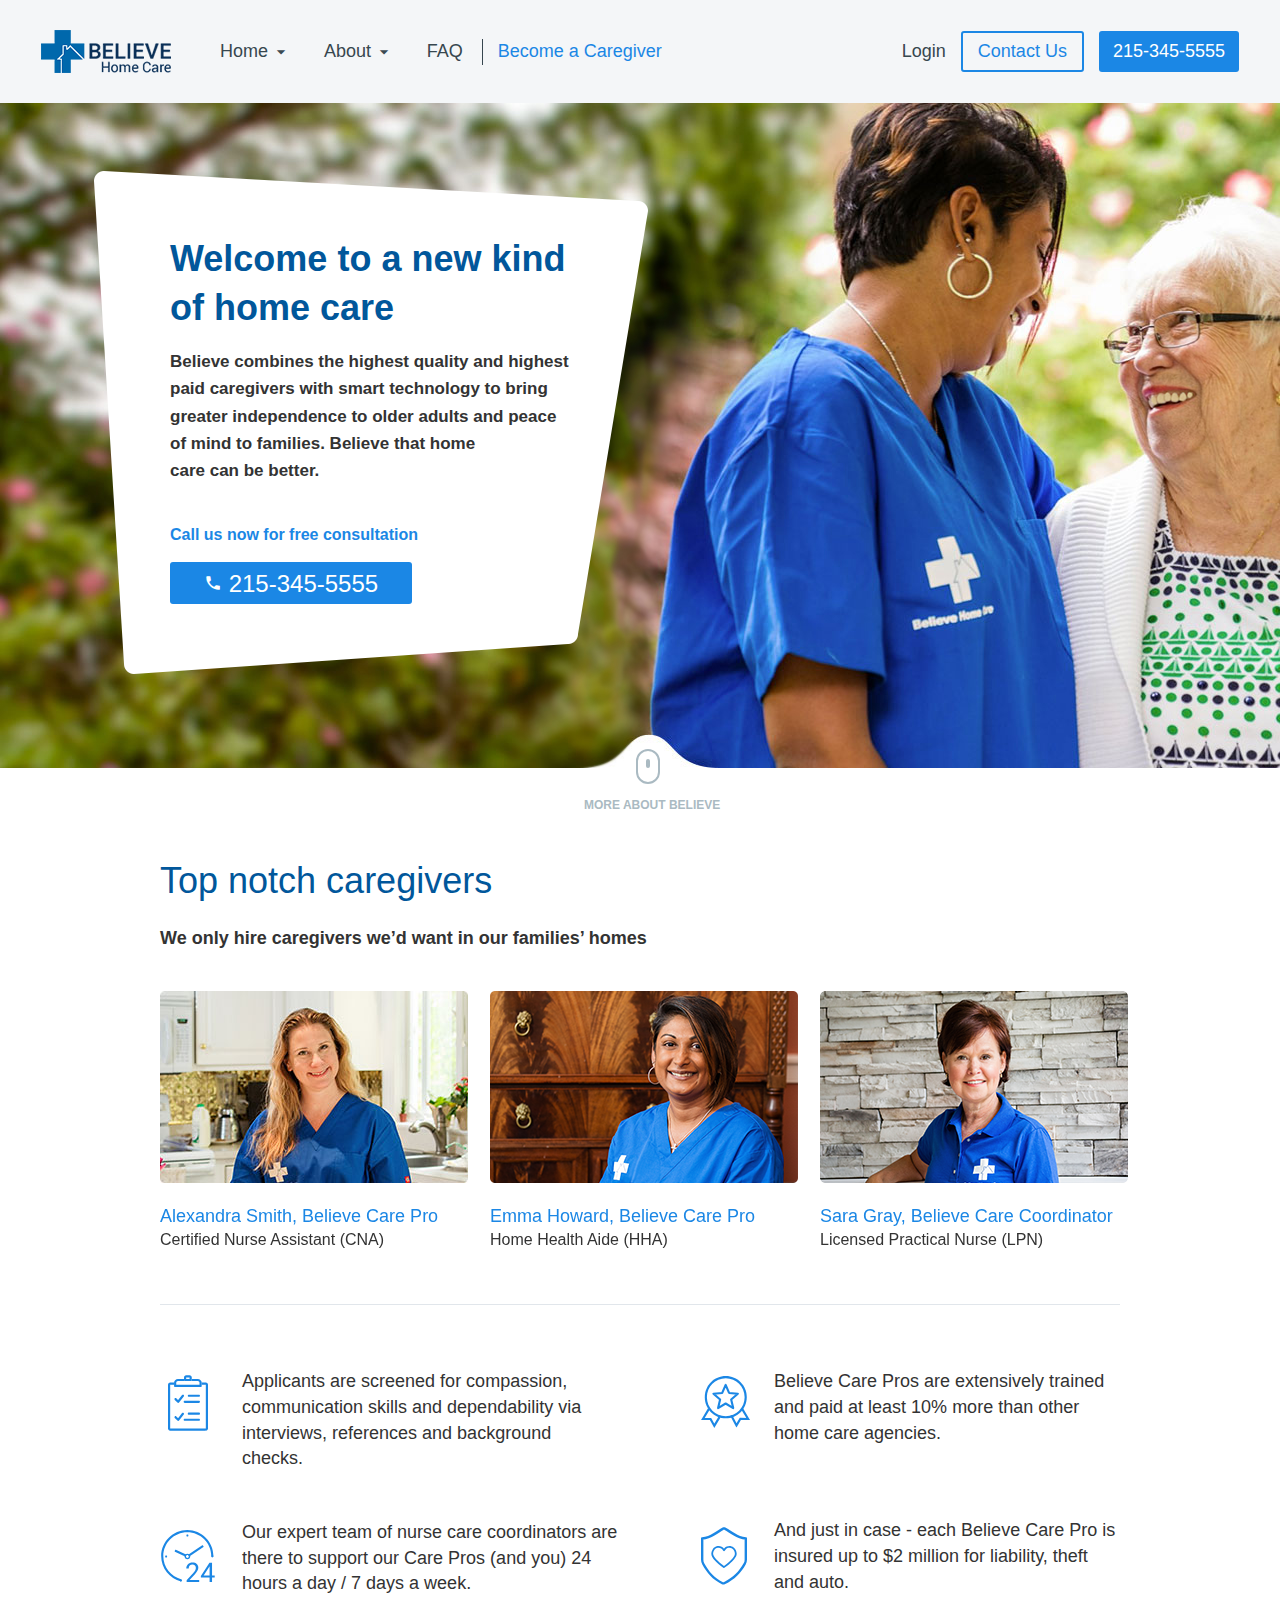
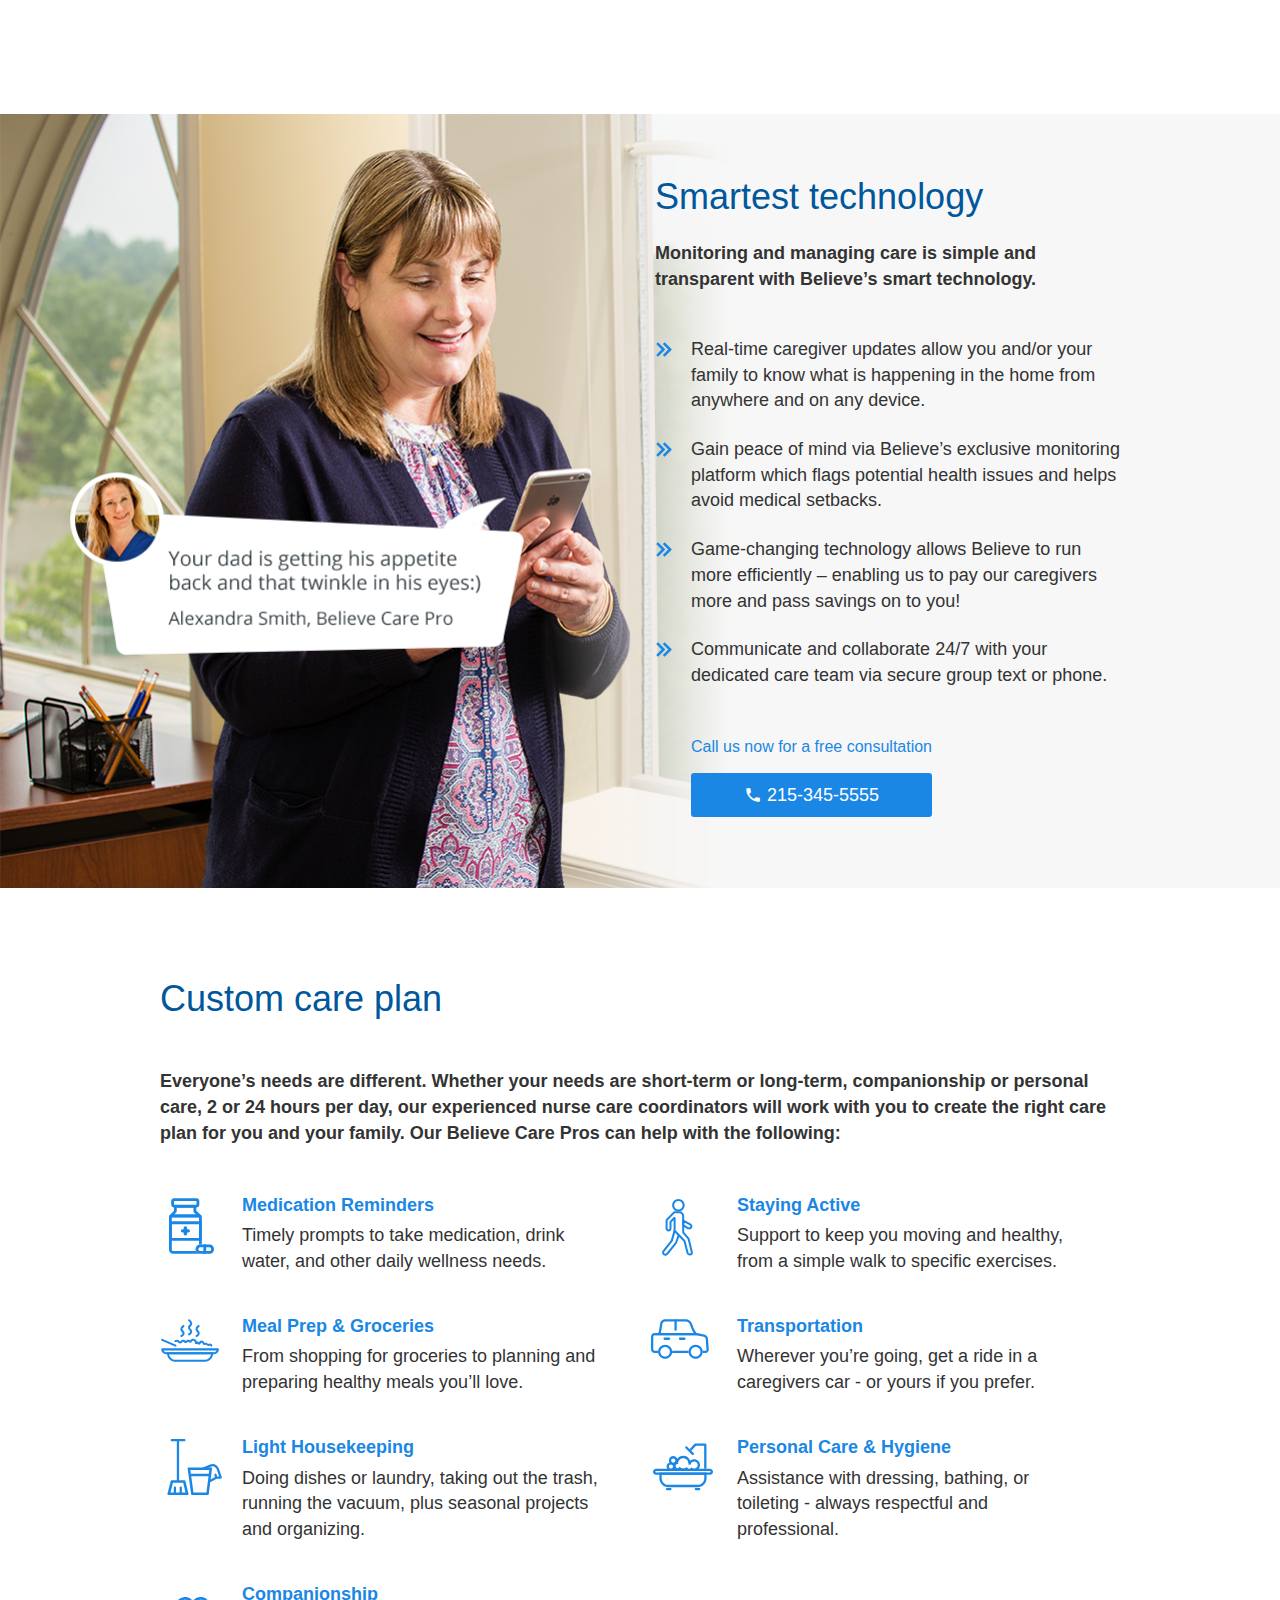
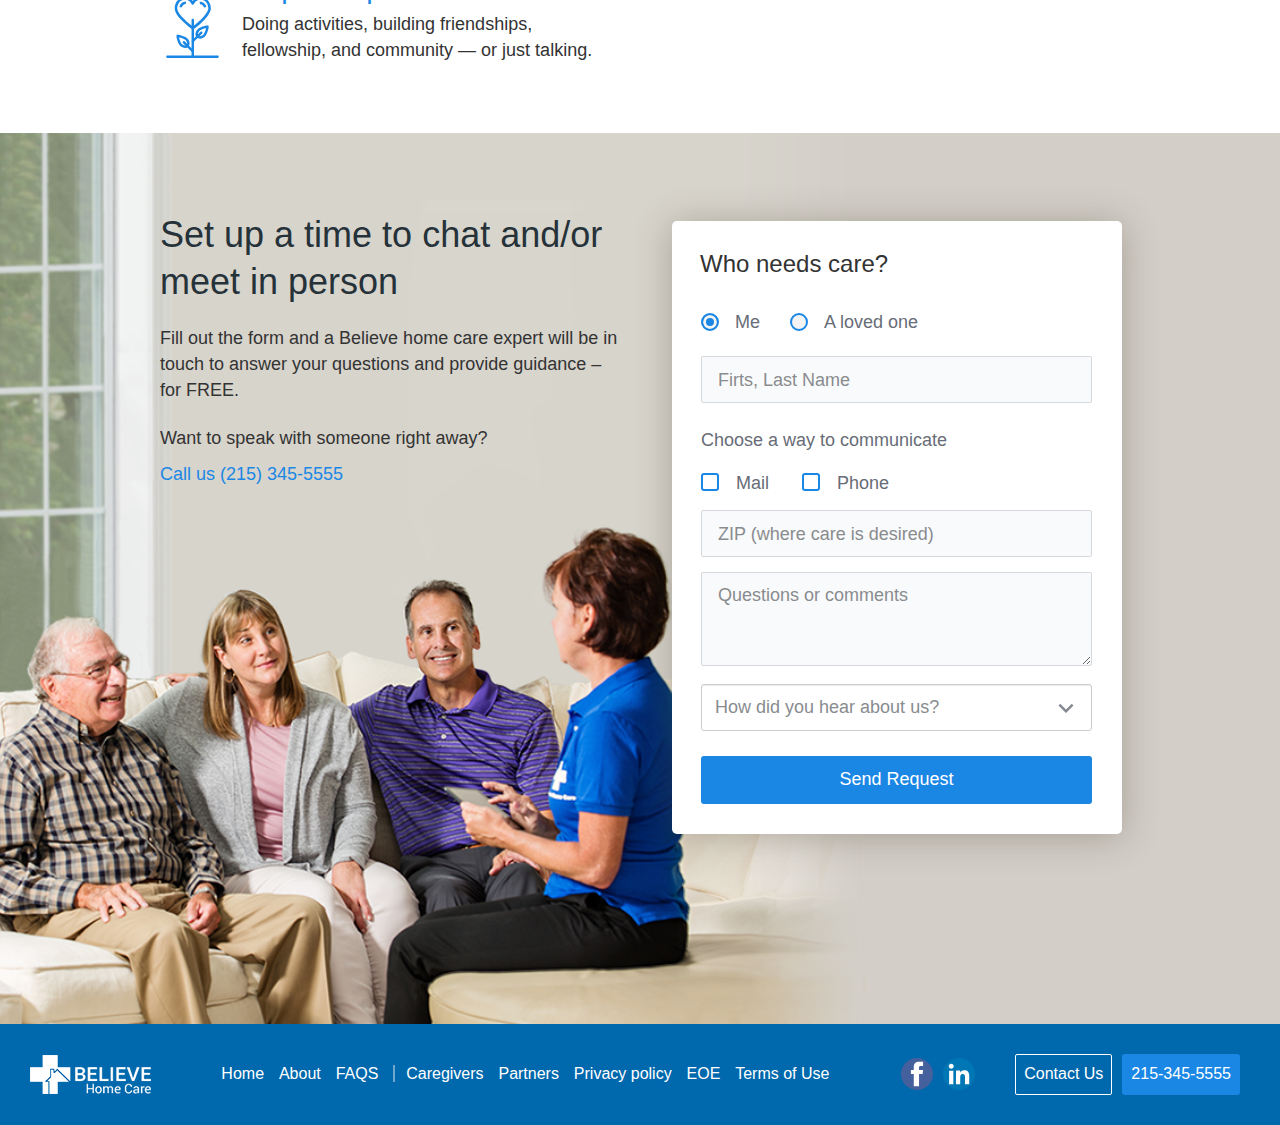
<file: index.html>
<!DOCTYPE html>
<html lang="en-US">
<head>

	<meta charset="utf-8" />
	<meta name="viewport" content="width=device-width, initial-scale=1.0">
	<title>Believe Home</title>
	<meta name="description" content="" />
	<meta name="keywords" content="" />
	
			<!--   STYLESHEATS -->
	<link rel="stylesheet" href="css/bootstrap.min.css" />
	<link rel="stylesheet" href="css/style.css" />
	
		
			<!--   FONTS -->
			
	<link href='https://fonts.googleapis.com/css?family=Open+Sans:400,600' rel=“stylesheet” />
	<link href="https://fonts.googleapis.com/icon?family=Material+Icons" rel="stylesheet" />
	



</head>
<body>
    <div class="blue-bg">
	<div class="header">
		<div class="logo">
			<a href="index.html"><img src="images/logo.png" alt="believe-logo" title="logo"></a> 
		</div>
		<div class="nav">
			<ul class="main-nav" role="menu">
				<li class="dropdown"><a href="index.html">Home <i class="material-icons">arrow_drop_down</i></a>
					<div class="dropdown-content">
						<a href="#caregivers">Caregivers</a>
						<a href="#technology">Technology</a>
						<a href="#sevices">Sevices</a>
					</div>
				
				</li>
				<li class="dropdown"><a href="about-us.html">About <i class="material-icons">arrow_drop_down</i></a>
					<div class="dropdown-content">
						<a href="about-us.html#values">Our Values</a>
						<a href="about-us.html#team">Leadership Team</a>
					</div>
				
				</li>
				<li><a href="faq.html">FAQ</a></li>
				<li><a class="caregiver" href="caregivers.html">Become a Caregiver</a></li>
			</ul>
		</div>
		<div id="mySidenav" class="sidenav">
				<a href="javascript:void(0)" class="closebtn" onclick="closeNav()">&times;</a>
			<a href="index.html"><img src="images/footer-logo.png" alt=""/></a>
				<div class="mob-buttons">
					<div class="row">
						<div class="col-xs-6">
							<a href="#">Login</a>
						</div>
						<div class="col-xs-6">
							<a href="contact-us.html">Contact Us</a>
						</div>
						<div class="col-xs-12">
							<a href="caregivers.html">Become a Caregiver</a>
						</div>
					</div>
				</div>
				<div class="menu-accord">
					<a class="with-drop" href="index.html">Home</a>
			 		<div class="drop" onclick="myAccFunc()"><i class="material-icons" >arrow_drop_down</i></div>
				 		<div id="demoAcc" class="hide w3-white w3-card-2">
							<a href="#caregivers" class="accord-link">Caregivers</a>
				 			<a href="#technology" class="accord-link">Technology</a>
				 			<a href="#sevices" class="accord-link">Sevices</a>
				 		</div>
				 </div>
				 <div class="menu-accord">	
				 	<a class="with-drop" href="about-us.html">About</a>
			 		<div class="drop" onclick="myAccFunc1()"><i class="material-icons" >arrow_drop_down</i></div>
				 		<div id="demoAcc1" class="hide w3-white w3-card-2">
							<a href="#values" class="accord-link">Our Values</a>
				 			<a href="#team" class="accord-link">Leadership Team</a>
				 		</div>
				  </div>
				<a href="faq.html">FAQ</a>
				<a href="partners.html">Partners</a>
				<a href="#">EOE</a>
				<a href="#">Privacy Policy</a>
				<a href="#">Terms of Use</a>
			</div>


			<span class="burger" onclick="openNav()">&#9776;</span>
		<div class="login">
			<a id="login" href="#">Login</a>
			<a id="contact" class="btn-outline" href="contact-us.html">Contact Us</a>
			<a id="header-phone" class="btn-filled" href="tel:+1-215-345-5555">215-345-5555</a>
			
		</div>
	</div>
	</div>
	<div class="banner">
	<div class="container">
		<div class="welcome-text">
			<h1>Welcome to a new kind of home care</h1>
			<p>Believe combines the highest quality and highest paid caregivers with smart technology to bring greater independence to older adults and peace of mind to families. Believe that home</br> care can be better.</p>
			<div class="small blue">
			<p>Call us now for free consultation</p>
			
			<a href="#" class="btn-filled"><i class="material-icons">phone</i> 215-345-5555</a>
			</div>
		</div>
	<span class='mouse'><span class='mouse__wheel'></span></span>
	<span class="more">More about Believe</span>
		</div>
	</div>
	
	<div class="main-content">
		<div class="container">
			<div class="row">
				<div class="col-lg-12">
					<div class="top-text">
					<a name="caregivers"></a>
					<h2>Top notch caregivers</h2>
						<p class="semibold">We only hire caregivers we’d want in our families’ homes</p>
					</div>
				</div>
				<div class="col-lg-12">
					<div class="carousel">
						<div class="container">
  <div class="row">
    <div class="col-md-12 no-pad">
      <div class="carousel slide multi-item-carousel" id="theCarousel">
        <div class="carousel-inner">
          <div class="item active">
            <div class="col-lg-4 col-md-4 col-sm-6  col-xs-12">
            	<div class="slide first">
            	<a href="#1"><img src="images/slide1.jpg" class="img-responsive" alt=""></a>
            	<div>
            		<p class="blue">Alexandra Smith, Believe Care Pro</p>
            		<p class="small">Certified Nurse Assistant (CNA)</p>
            	</div>
            	</div>
            </div>
          </div>
          <div class="item">
            <div class="col-lg-4 col-md-4 col-sm-6 col-xs-12">
            	<div class="slide second">
            	<a href="#1"><img src="images/slide2.png" class="img-responsive" alt=""></a>
            	<div>
            		<p class="blue">Emma Howard, Believe Care Pro</p>
            		<p class="small">Home Health Aide (HHA)</p>
            	</div>
            	</div>
			</div>
          </div>
          <div class="item">
            <div class="col-lg-4 col-md-4 col-sm-6 col-xs-12">
            	<div class="slide trird">
            	<a href="#1"><img src="images/slide3.png" class="img-responsive" alt=""></a>
            	<div>
            		<p class="blue">Sara Gray, Believe Care Coordinator</p>
            		<p class="small">Licensed Practical Nurse (LPN)</p>
            	</div>
				</div>
            </div>
          </div>
          <div class="item">
            <div class="col-lg-4 col-md-4 col-sm-6 col-xs-12">
			  <div class="slide first">
            	<a href="#1"><img src="images/slide1.jpg" class="img-responsive" alt=""></a>
            	<div>
            		<p class="blue">Alexandra Smith, Believe Care Pro</p>
            		<p class="small">Certified Nurse Assistant (CNA)</p>
            	</div>
            	</div>
         
         	</div>
          </div>
          <div class="item">
            <div class="col-lg-4 col-md-4 col-sm-6 col-xs-12">
            	<div class="slide second">
            	<a href="#1"><img src="images/slide2.png" class="img-responsive" alt=""></a>
            	<div>
            		<p class="blue">Emma Howard, Believe Care Pro</p>
            		<p class="small">Home Health Aide (HHA)</p>
            	</div>
            	</div>
            </div>
          </div>
          <div class="item">
            <div class="col-lg-4 col-md-4 col-sm-6 col-xs-12">
            	<div class="slide trird">
            			<a href="#1"><img src="images/slide3.png" class="img-responsive" alt=""></a>
            		<div>
            			<p class="blue">Sara Gray, Believe Care Coordinator</p>
            		<p class="small">Licensed Practical Nurse (LPN)</p>
            		</div>
				</div>
            </div>
          </div>
          <!-- add  more items here -->
          <!-- Example item start:  -->
          
          <!--  Example item end -->
        </div>
        <a class="left carousel-control" href="#theCarousel" data-slide="prev"><i class="material-icons">navigate_before</i></a>
        <a class="right carousel-control" href="#theCarousel" data-slide="next"><i class="material-icons">navigate_next</i></a>
        
      </div>
    </div>
  </div>
</div>
				
					</div>
				</div>
			</div>
		</div>
		<div class="icons-set">
			<div class="container">
				<div class="row">
					<div class="col-lg-6 col-md-6">
						<p class="with-icon clipboard">
							Applicants are screened for compassion, communication skills and dependability via  interviews, references and background checks.
						</p>
						<p class="with-icon wide clock">
							Our expert team of nurse care coordinators are there to support our Care Pros (and you) 24 hours a day / 7 days a week.
						</p>
						
	
					</div>
					<div class="col-lg-6 col-md-6">
						<p class="with-icon medal">
							Believe Care Pros are extensively trained and paid at least 10% more than other home care agencies.
						</p>			
						<p class="with-icon shield">
							And just in case - each Believe Care Pro is insured up to $2 million for liability, theft and auto.
						</p>
					</div>
				</div>
			</div>
		</div>
		
		<div class="fullwide">
			<a name="technology"></a>
		<div class="container">
			<div class="row">
			<div class="col-lg-6 col-md-6 col-xs-12">
			<!--<div class="message">
				<p>Your mom is getting her appetite back and that twinkle in her eyes:)</p>
				<p>Alexandra Smith, BCP</p>
			</div>-->
			</div>
			<div class="col-lg-6 col-md-6 col-xs-12">
			<div class="smt-text">
			
				<h2>Smartest technology</h2>
				
				<p class="semibold">
					Monitoring and managing care is simple and transparent with Believe’s smart technology. 
				</p>
				
				<p class="with-arrows">
					Real-time caregiver updates allow you and/or your family to know what is happening in the home from anywhere and on any device.
				</p>
				
				<p class="with-arrows">
					Gain peace of mind via Believe’s exclusive monitoring platform which flags potential health issues and helps avoid medical setbacks.
				</p>
				
				<p class="with-arrows">
					Game-changing technology allows Believe to run more efficiently – enabling us to pay our caregivers more and pass savings on to you!
				</p>
				<p class="with-arrows last">
					Communicate and collaborate 24/7 with your dedicated care team via secure group text or phone.
				</p>
			<div class="small blue">
				<p>Call us now for a free consultation</p>
			
				<a href="#" class="btn-filled"><i class="material-icons">phone</i> 215-345-5555</a>
			</div>
				
				</div>
				</div>
			</div>
			</div>
		</div>
		<div class="custom-care">
			<div class="container">
				<div class="row">
					<div class="col-lg-12">
						<a name="sevices"></a>
						<h2>Custom care plan</h2>
						<p class="semibold">
							Everyone’s needs are different. Whether your needs are short-term or long-term, companionship or personal care, 2 or 24 hours per day, our experienced nurse care coordinators will work with you to create the right care plan for you and your family. Our Believe Care Pros can help with the following:

						</p>
					</div>
					<div class="col-lg-6 col-md-6">
						<div class="with-icon pills">
							<p class="blue semibold">Medication Reminders</p>
							<p>Timely prompts to take medication, drink water, and other daily wellness needs.</p>
						</div>
						<div class="with-icon meal">
							<p class="blue semibold">Meal Prep & Groceries</p>
							<p>From shopping for groceries to planning and preparing healthy meals you’ll love.</p>
						</div>
						<div class="with-icon cleaning">
							<p class="blue semibold">Light Housekeeping</p>
							<p>Doing dishes or laundry, taking out the trash, running the vacuum, plus seasonal projects and organizing.</p>
						</div>
						<div class="with-icon companionship">
							<p class="blue semibold">Companionship</p>
							<p>Doing activities, building friendships, fellowship, and community — or just talking.</p>
						</div>
				
					</div>
					<div class="col-lg-6 col-md-6">
						<div class="with-icon active-icon">
							<p class="blue semibold">Staying Active</p>
							<p>Support to keep you moving and healthy, from a simple walk to specific exercises.</p>
						</div>
						<div class="with-icon transportation">
							<p class="blue semibold">Transportation</p>
							<p>Wherever you’re going, get a ride in a caregivers car - or yours if you prefer.</p>
						</div>
						<div class="with-icon personal-care">
							<p class="blue semibold">Personal Care & Hygiene </p>
							<p>Assistance with dressing, bathing, or toileting - always respectful and professional.</p>
						</div>
					</div>
				</div>
			</div>
		</div>
		
		<div class="contact-form">
			<div class="container">
				<div class="row">
					<div class="col-lg-6 col-xs-12">
						<h2>Set up a time to chat and/or meet in person</h2>
						<p id="fill">Fill out the form and a Believe home care expert will be in touch to answer your questions and provide guidance – for FREE.</p>
						
						<p>Want to speak with someone right away?</p>
						<p class="blue">Call us (215) 345-5555</p>
					</div>
					<div class="col-lg-6 col-xs-12">
						<form id="home" method="post">
							<div class="form-row">
								<p class="lead">Who needs care?</p>
								<div class="radio">
									<input id="radio-1" name="radio" type="radio" checked>
    								<label for="radio-1" class="radio-label">Me</label>
   									<input id="radio-2" name="radio" type="radio">
   									<label  for="radio-2" class="radio-label">A loved one</label>
								</div>
							</div>
							<div class="form-row name">
								<input type="text" name="name" placeholder="Firts, Last Name"/>
							</div>
							<div class="form-row form-checkbox">
								<label id="choose">Choose a way to communicate</label></br>
								<label id="form-mail">
									<input type="checkbox" name="mail" class="option-input checkbox"/>
									Mail
								</label>
					 			<label>
									<input type="checkbox" name="phone" class="option-input checkbox"/>
									Phone
								</label>
							</div>
							<div class="form-row zip">
								<input type="text" name="zip" placeholder="ZIP (where care is desired)"/>
							</div>
							<div class="form-row questions">
								<textarea name="questions" placeholder="Questions or comments"></textarea>
							</div>
							<div class="form-row hear">
								<select class="form-control new-icon" id="sel1">
									<option selected disabled hidden="">How did you hear about us?</option>
									<option class="dd">Friends or family</option>
									<option class="dd">News article</option>
									<option class="dd">Facebook</option>
									<option class="dd">Online</option>
									<option class="dd">Print Ad</option>
									<option class="dd">Senior community center</option>
									<option class="dd">Nursing home</option>
									<option class="dd">Hospital</option>
									<option class="dd">Other</option>
								</select>
							</div>
							<div class="form-row">
								<input type="submit" value="Send Request"/>
							</div>
							
					</form>
					</div>
				</div>
			</div>
		</div>
	</div>
		
	<div class="footer">
		<div class="footer-logo">
			<a href="index.html"><img src="images/footer-logo.png" alt=""></a>
		</div>
		<div class="nav">
			<ul class="footer-nav">
				<li><a href="index.html">Home</a></li>
				<li><a href="about-us.html">About</a></li>
				<li><a href="faq.html">FAQS</a></li>
				<li><a class="footer-caregiver" href="caregivers.html">Caregivers</a></li>
				<li><a href="partners.html">Partners</a></li>
				<li><a href="#">Privacy policy</a></li>
				<li><a href="#">EOE</a></li>
				<li><a href="#">Terms of Use</a></li>
			</ul>
		</div>
		<div class="social">
			<a href="#"><img src="images/facebook.svg" alt=""></a>
			<a href="#"><img src="images/linkedin.svg" alt=""></a>
		</div>
		<div class="footer-contact">
			<a class="btn-outline" href="contact-us.html">Contact Us</a>
			<a class="btn-filled" href="tel:+1-215-345-5555">215-345-5555</a>
		</div>
	</div>
	<script src='http://cdnjs.cloudflare.com/ajax/libs/jquery/2.2.2/jquery.min.js'></script><script src='http://maxcdn.bootstrapcdn.com/bootstrap/3.3.6/js/bootstrap.min.js'></script>
	<script type="text/javascript" src="js/script.js"></script>

</body>
</html>
</file>
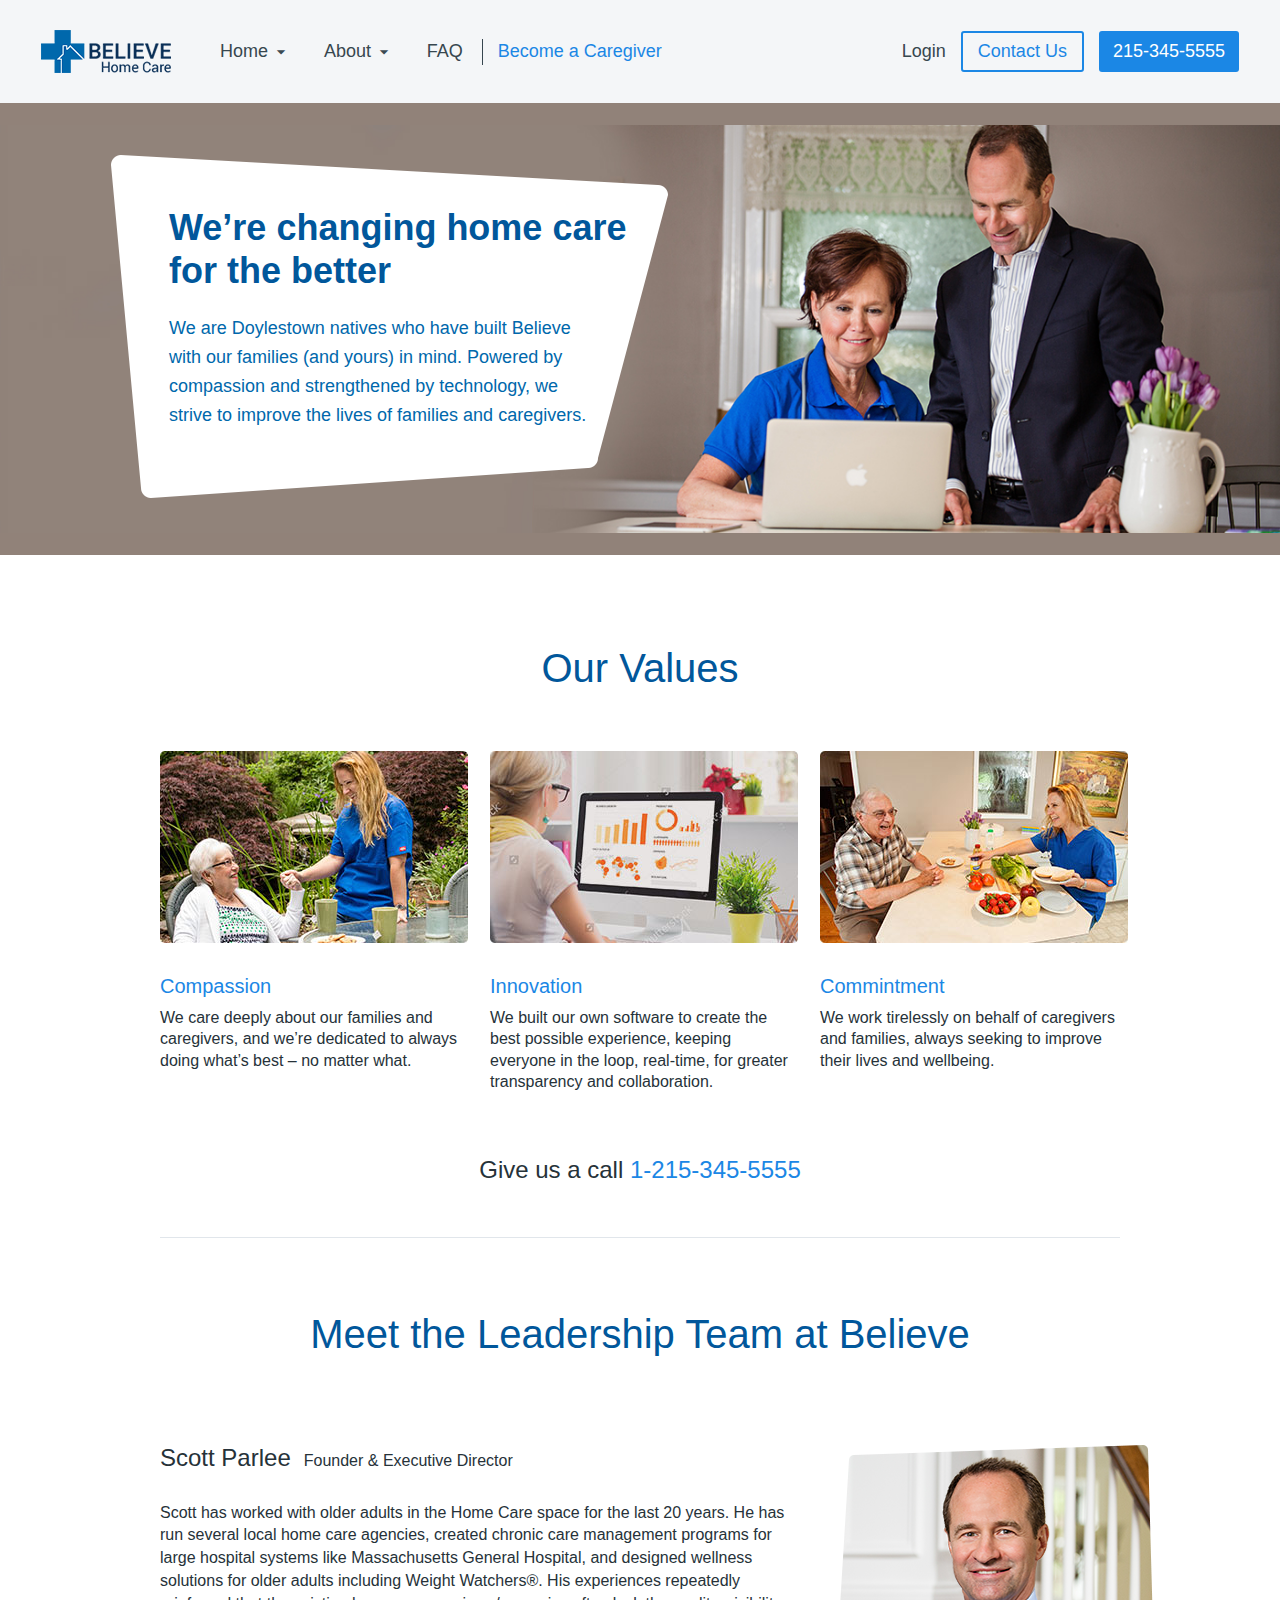
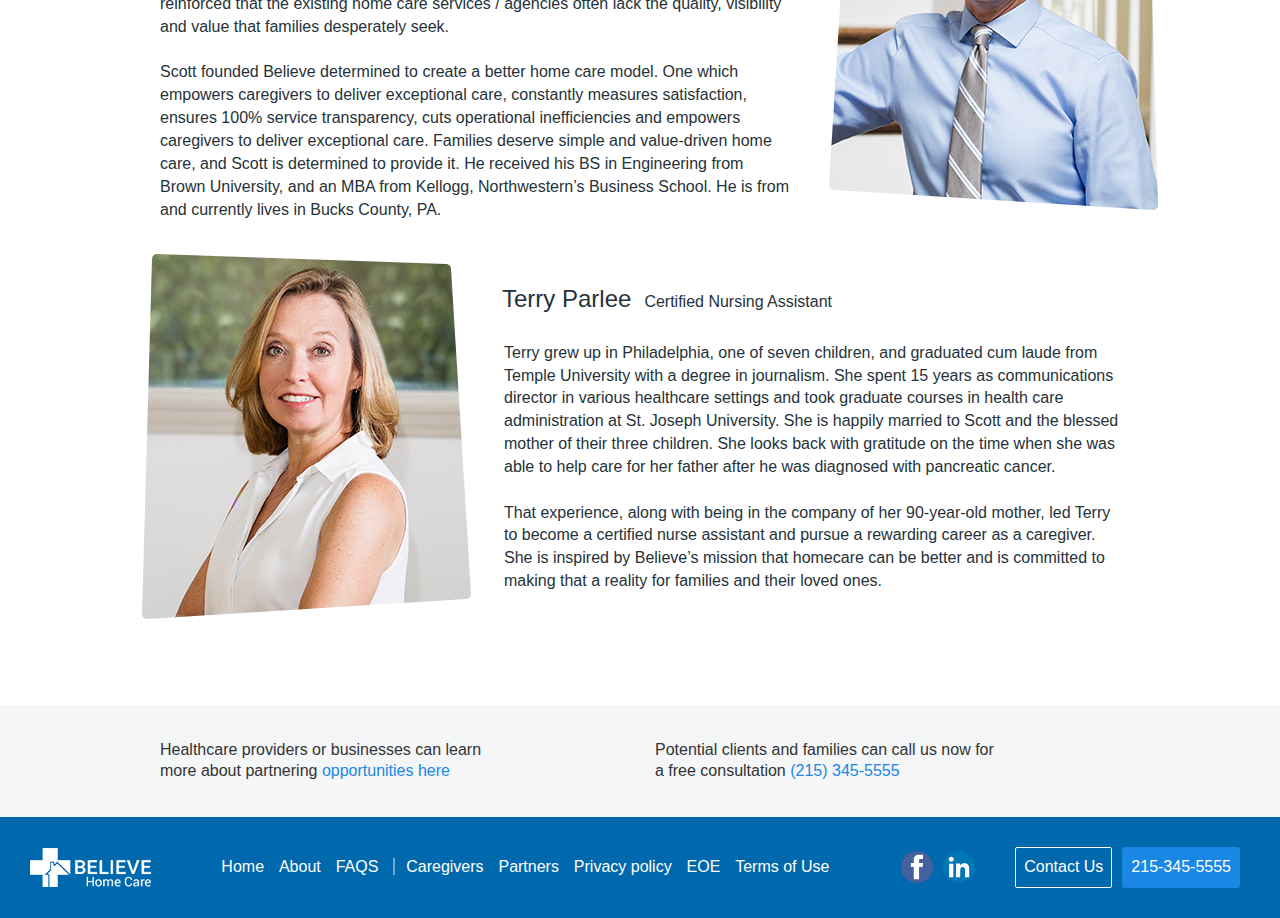
<file: about-us.html>
<!DOCTYPE html>
<head>
	<meta charset="utf-8" />
	<meta name="viewport" content="width=device-width, initial-scale=1.0">
	<title>About us</title>
	<meta name="description" content="" />
	<meta name="keywords" content="" />
	
			<!--   STYLESHEATS -->
	<link rel="stylesheet" href="css/bootstrap.min.css">
	<link rel="stylesheet" href="css/style.css">
	
		
			<!--   FONTS -->
			
	<link href='https://fonts.googleapis.com/css?family=Open+Sans:400,600' rel=“stylesheet”>
	<link href="https://fonts.googleapis.com/icon?family=Material+Icons" rel="stylesheet">
	



</head>

<body>
    <div class="blue-bg">
	<div class="header">
		<div class="logo">
			<a href="index.html"><img src="images/logo.png" alt="believe-logo" title="logo"></a>
		</div>
		<div class="nav">
			<ul class="main-nav" role="menu">
				<li class="dropdown"><a href="index.html">Home <i class="material-icons">arrow_drop_down</i></a>
					<div class="dropdown-content">
						<a href="index.html#caregivers">Caregivers</a>
						<a href="index.html#technology">Technology</a>
						<a href="index.html#sevices">Sevices</a>
					</div>
				
				</li>
				<li class="dropdown"><a href="about-us.html">About <i class="material-icons">arrow_drop_down</i></a>
					<div class="dropdown-content">
						<a href="#values">Our Values</a>
						<a href="#team">Leadership Team</a>
					</div>
				
				</li>
				<li><a href="faq.html">FAQ</a></li>
				<li><a href="caregivers.html"><a class="caregiver" href="caregivers.html">Become a Caregiver</a></a></li>
			</ul>
		</div>
		<div id="mySidenav" class="sidenav">
				<a href="javascript:void(0)" class="closebtn" onclick="closeNav()">&times;</a>
			<a href="index.html"><img src="images/footer-logo.png" alt=""/></a>
				<div class="mob-buttons">
					<div class="row">
						<div class="col-xs-6">
							<a href="#">Login</a>
						</div>
						<div class="col-xs-6">
							<a href="contact-us.html">Contact Us</a>
						</div>
						<div class="col-xs-12">
							<a href="caregivers.html">Become a Caregiver</a>
						</div>
					</div>
				</div>
				<div class="menu-accord">
					<a class="with-drop" href="index.html">Home</a>
			 		<div class="drop" onclick="myAccFunc()"><i class="material-icons" >arrow_drop_down</i></div>
				 		<div id="demoAcc" class="hide w3-white w3-card-2">
							<a href="index.html#caregivers" class="accord-link">Caregivers</a>
				 			<a href="index.html#technology" class="accord-link">Technology</a>
				 			<a href="index.html#sevices" class="accord-link">Sevices</a>
				 		</div>
				 </div>
				 <div class="menu-accord">	
				 	<a class="with-drop" href="about-us.html">About</a>
			 		<div class="drop" onclick="myAccFunc1()"><i class="material-icons" >arrow_drop_down</i></div>
				 		<div id="demoAcc1" class="hide w3-white w3-card-2">
							<a href="#values" class="accord-link">Our Values</a>
				 			<a href="#team" class="accord-link">Leadership Team</a>
				 		</div>
				  </div>
				<a href="faq.html">FAQ</a>
				<a href="partners.html">Partners</a>
				<a href="#">EOE</a>
				<a href="#">Privacy Policy</a>
				<a href="#">Terms of Use</a>
			</div>


			<span class="burger" onclick="openNav()">&#9776;</span>
		<div class="login">
			<a id="login" href="#">Login</a>
			<a id="contact" class="btn-outline" href="contact-us.html">Contact Us</a>
			<a id="header-phone" class="btn-filled" href="tel:=1-215-345-5555">215-345-5555</a>
			
		</div>
	</div>
	</div>
	<div class="about-banner">
	<div class="container">
		<div class="about-banner-text">
			<h1>We’re changing home care for the better</h1>
			<p>We are Doylestown natives who have built Believe with our families (and yours) in mind. Powered by compassion and strengthened by technology, we strive to improve the lives of families and caregivers.</p>
		</div>
		</div>
	</div>
	<div class="about-main-content">
		<div class="container">
			<div class="row values">
			<div class="col-lg-12 col-xs-12">
				<a name="values"></a><h2>Our Values</h2>
			</div>
			<div class="col-lg-4 col-xs-12">
				<img src="images/compassion.jpg" alt=""/>
				<h4 class="blue">Compassion</h4>
				<p>We care deeply about our families and caregivers, and we’re dedicated to always doing what’s best – no matter what.</p>
			</div>
			<div class="col-lg-4 col-xs-12">
				<img src="images/innovation.jpg" alt=""/>
				<h4 class="blue">Innovation</h4>
				<p>We built our own software to create the best possible experience, keeping everyone in the loop, real-time, for greater transparency and collaboration.</p>
			</div>
			<div class="col-lg-4 col-xs-12">
				<img src="images/commitment.jpg" alt=""/>
				<h4 class="blue">Commintment</h4>
				<p>We work tirelessly on behalf of caregivers and families, always seeking to improve their lives and wellbeing.</p>
			</div>
			<div class="col-lg-12 col-xs-12">
				<h3>Give us a call <a class="blue" href="tel:+1-215-345-5555">1-215-345-5555</a></h3>
			</div>
			
			</div>
		</div>
			<div class="container leadership">
			<div class="row">
				<div class="col-lg-12">
				<a name="team"></a>
					<h2>Meet the Leadership Team at Believe</h2>
				</div>
				<div class="col-lg-8">
					<h3>Scott Parlee</h3><span>Founder & Executive Director</span>
					<p>Scott has worked with older adults in the Home Care space for the last 20 years. He has run several local home care agencies, created chronic care management programs for large hospital systems like Massachusetts General Hospital, and designed wellness solutions for older adults including Weight Watchers®. His experiences repeatedly reinforced that the existing home care services / agencies often lack the quality, visibility and value that families desperately seek.</br></br>
					
					Scott founded Believe determined to create a better home care model. One which empowers caregivers to deliver exceptional care, constantly measures satisfaction, ensures 100% service transparency, cuts operational inefficiencies and empowers caregivers to deliver exceptional care. Families deserve simple and value-driven home care, and Scott is determined to provide it. He received his BS in Engineering from Brown University, and an MBA from Kellogg, Northwestern’s Business School. He is from and currently lives in Bucks County, PA.</p>
				</div>
				<div class="col-lg-4">
					<img id="scott" src="images/scott-parlee.png" alt=""/>
				</div>
				</div>
				<div class="row">
				<div id="terry">
				<div class="col-lg-4"><img src="images/terry-parlee.png" alt=""/></div>
				<div class="col-lg-8">
					
					<h3>Terry Parlee</h3><span>Certified Nursing Assistant</span>
					
					<p>Terry grew up in Philadelphia, one of seven children, and graduated cum laude from Temple University with a degree in journalism. She spent 15 years as communications director in various healthcare settings and took graduate courses in health care administration at St. Joseph University. She is happily married to Scott and the blessed mother of their three children. She looks back with gratitude on the time when she was able to help care for her father after he was diagnosed with pancreatic cancer.</br></br>
					That experience, along with being in the company of her 90-year-old mother, led Terry to become a certified nurse assistant and pursue a rewarding career as a caregiver. She is inspired by Believe’s mission that homecare can be better and is committed to making that a reality for families and their loved ones.
					</p>
					
				</div>
				</div>
				</div>
			</div>
			<div class="above-footer">
				<div class="container">
					<div class="row">
						<div class="col-lg-6 col-xs-6">
							<p>Healthcare providers or businesses can learn more about partnering <a href="#" class="blue">opportunities here</a></p>
						</div>
						<div class="col-lg-6 col-xs-6">
							<p>Potential clients and families can call us now for a free consultation  <a href="tel:+1-215-345-5555" class="blue">(215) 345-5555</a></p>
						</div>
					</div>
				</div>
			</div>
		</div>
		<div class="footer">
		<div class="footer-logo">
			<a href="index.html"><img src="images/footer-logo.png" alt="footer-logo"></a>
		</div>
		<div class="nav">
			<ul class="footer-nav">
				<li><a href="index.html">Home</a></li>
				<li><a href="about-us.html">About</a></li>
				<li><a href="faq.html">FAQS</a></li>
				<li><a class="footer-caregiver" href="caregivers.html">Caregivers</a></li>
				<li><a href="partners.html">Partners</a></li>
				<li><a href="#">Privacy policy</a></li>
				<li><a href="#">EOE</a></li>
				<li><a href="#">Terms of Use</a></li>
			</ul>
		</div>
		<div class="social">
			<a href="#"><img src="images/facebook.svg" alt=""></a>
			<a href="#"><img src="images/linkedin.svg" alt=""></a>
		</div>
		<div class="footer-contact">
			<a class="btn-outline" href="contact-us.html">Contact Us</a>
			<a class="btn-filled" href="tel:+1-215-345-5555">215-345-5555</a>
		</div>
	</div>
	<script src='http://cdnjs.cloudflare.com/ajax/libs/jquery/2.2.2/jquery.min.js'></script>
	<script type="text/javascript" src="js/script.js"></script>
</body>
</file>
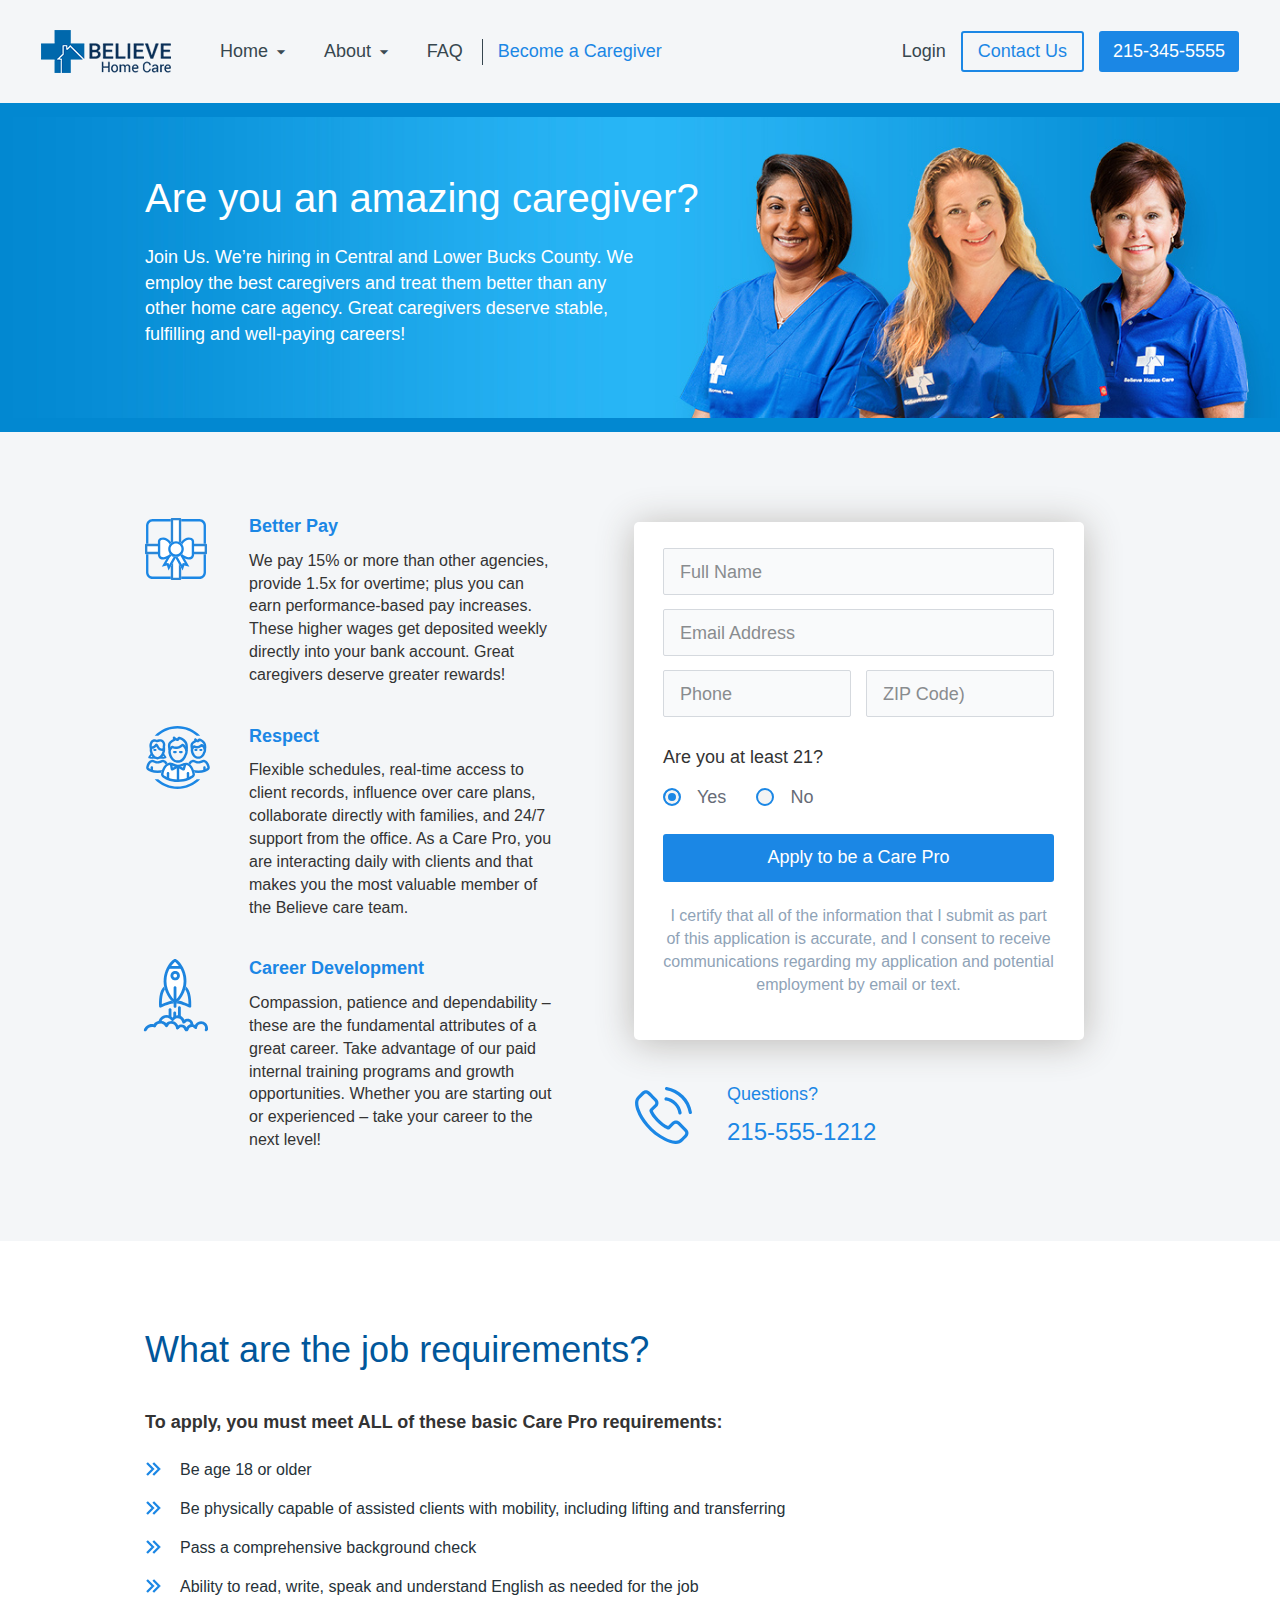
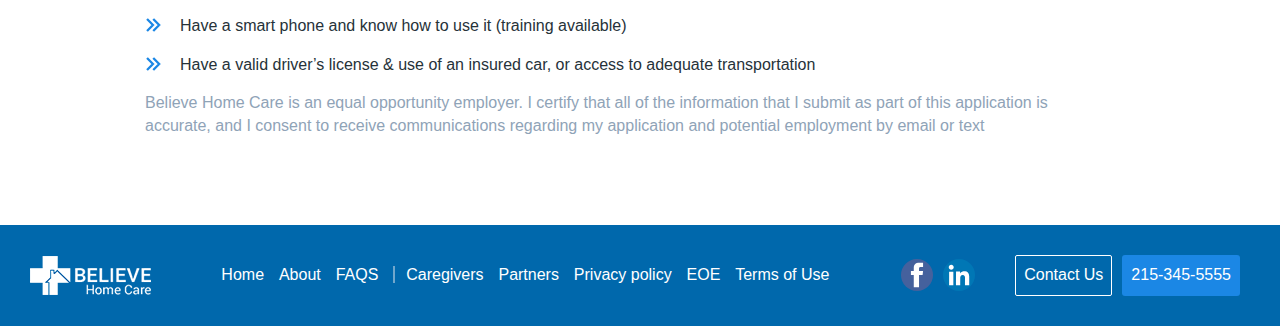
<file: caregivers.html>
<!DOCTYPE html>
<head>
	<meta charset="utf-8" />
	<meta name="viewport" content="width=device-width, initial-scale=1.0">
	<title>Caregivers</title>
	<meta name="description" content="" />
	<meta name="keywords" content="" />
	
			<!--   STYLESHEATS -->
	<link rel="stylesheet" href="css/bootstrap.min.css">
	<link rel="stylesheet" href="css/style.css">
	
		
			<!--   FONTS -->
			
	<link href='https://fonts.googleapis.com/css?family=Open+Sans:400,600' rel=“stylesheet”>
	<link href="https://fonts.googleapis.com/icon?family=Material+Icons" rel="stylesheet">
	



</head>

<body>
    <div class="blue-bg">
	<div class="header">
		<div class="logo">
			<a href="index.html"><img src="images/logo.png" alt="believe-logo" title="logo"></a>
		</div>
		<div class="nav">
			<ul class="main-nav" role="menu">
				<li class="dropdown"><a href="index.html">Home <i class="material-icons">arrow_drop_down</i></a>
					<div class="dropdown-content">
						<a href="index.html#caregivers">Caregivers</a>
						<a href="index.html#technology">Technology</a>
						<a href="index.html#sevices">Sevices</a>
					</div>
				
				</li>
				<li class="dropdown"><a href="about-us.html">About <i class="material-icons">arrow_drop_down</i></a>
					<div class="dropdown-content">
						<a href="about-us.html#values">Our Values</a>
						<a href="about-us.html#team">Leadership Team</a>
					</div>
				
				</li>
				<li><a href="faq.html">FAQ</a></li>
				<li><a href="caregivers.html"><a class="caregiver" href="caregivers.html">Become a Caregiver</a></a></li>
			</ul>
		</div>
		<div id="mySidenav" class="sidenav">
				<a href="javascript:void(0)" class="closebtn" onclick="closeNav()">&times;</a>
			<a href="index.html"><img src="images/footer-logo.png" alt="mobile-menu-logo"/></a>
				<div class="mob-buttons">
					<div class="row">
						<div class="col-xs-6">
							<a href="#">Login</a>
						</div>
						<div class="col-xs-6">
							<a href="contact-us.html">Contact Us</a>
						</div>
						<div class="col-xs-12">
							<a href="caregivers.html">Become a Caregiver</a>
						</div>
					</div>
				</div>
				<div class="menu-accord">
					<a class="with-drop" href="index.html">Home</a>
			 		<div class="drop" onclick="myAccFunc()"><i class="material-icons" >arrow_drop_down</i></div>
				 		<div id="demoAcc" class="hide w3-white w3-card-2">
							<a href="index.html#caregivers" class="accord-link">Caregivers</a>
				 			<a href="index.html#technology" class="accord-link">Technology</a>
				 			<a href="index.html#sevices" class="accord-link">Sevices</a>
				 		</div>
				 </div>
				 <div class="menu-accord">	
				 	<a class="with-drop" href="about-us.html">About</a>
			 		<div class="drop" onclick="myAccFunc1()"><i class="material-icons" >arrow_drop_down</i></div>
				 		<div id="demoAcc1" class="hide w3-white w3-card-2">
							<a href="#values" class="accord-link">Our Values</a>
				 			<a href="#team" class="accord-link">Leadership Team</a>
				 		</div>
				  </div>
				<a href="faq.html">FAQ</a>
				<a href="partners.html">Partners</a>
				<a href="#">EOE</a>
				<a href="#">Privacy Policy</a>
				<a href="#">Terms of Use</a>
			</div>


			<span class="burger" onclick="openNav()">&#9776;</span>
		<div class="login">
			<a id="login" href="#">Login</a>
			<a id="contact" class="btn-outline" href="contact-us.html">Contact Us</a>
			<a id="header-phone" class="btn-filled" href="tel:=1-215-345-5555">215-345-5555</a>
			
		</div>
	</div>
	</div>
	<div class="caregivers-banner">
		<div class="container">
			<div class="row">
				<div class="col-lg-12 no-pad">
					<h1>Are you an amazing caregiver?</h1>
						<p>Join Us. We’re hiring in Central and Lower Bucks County. We employ the best caregivers and treat them better than any other home care agency. Great caregivers deserve stable, fulfilling and well-paying careers!</p>
				
				</div>
			</div>
		</div>
	</div>
	<div class="main-caregivers">
		<div class="container">
			<div class="row">
				<div class="col-lg-6 caregiver-icons">
					<p class="with-icon gift semibold blue">
						Better Pay
					</p>
					<p class="with-icon">
						We pay 15% or more than other agencies, provide 1.5x for overtime; plus you can earn performance-based pay increases. These higher wages get deposited weekly directly into your bank account. Great caregivers deserve greater rewards!
					</p>
					<p class="with-icon people semibold blue">
						Respect
					</p>
					<p class="with-icon">
						Flexible schedules, real-time access to client records, influence over care plans, collaborate directly with families, and 24/7 support from the office. As a Care Pro, you are interacting daily with clients and that makes you the most valuable member of the Believe care team.
					</p>	
					<p class="with-icon rocket semibold blue">
						Career Development
					</p>
					<p class="with-icon">
						Compassion, patience and dependability – these are the fundamental attributes of a great career. Take advantage of our paid internal training programs and growth opportunities. Whether you are starting out or experienced – take your career to the next level!
					</p>	
				</div>
				<div class="col-lg-6 no-pad">
					<form id="caregivers" method="post">
							<div class="form-row fields">
								<input type="text" name="name" placeholder="Full Name"/>
							</div>
							<div class="form-row fields">
								<input type="email" name="email" placeholder="Email Address"/>
							</div>
							<div class="form-flex">
							<div class="form-row half">
									<input type="text" name="phone" placeholder="Phone"/>
							</div>
							<div class="form-row half">
									<input type="text" name="zip" placeholder="ZIP Code)"/>
								</div>
							</div>
							<div class="form-row">
								<p>Are you at least 21?</p>
								<div class="radio">
									<input id="radio-1" name="radio" type="radio" checked>
    								<label for="radio-1" class="radio-label">Yes</label>
   									<input id="radio-2" name="radio" type="radio">
   									<label  for="radio-2" class="radio-label">No</label>
								</div>
							</div>
							<div class="form-row">
								<input type="submit" value="Apply to be a Care Pro"/>
							<div class="after-form-text">
								<p>I certify that all of the information that I submit as part of this application is accurate, and I consent to receive communications regarding my application and potential employment by email or text.
							</p>
							</div>
							</div>
					</form>
					<div class="question">
						<p class="blue">Questions?</p>
						<p class="blue large">215-555-1212 </p>
						
					</div>
				</div>	
			</div>
		</div>
	</div>
	<div class="requirements">
		<div class="container">
			<div class="row">
				<div class="col-lg-12 no-pad">
					<h2>What are the job requirements?</h2>
					<p class="semibold">To apply, you must meet ALL of these basic Care Pro requirements:</p>
					<div class="list-with-arrows">
						<p>Be age 18 or older</p>
						<p>Be physically capable of assisted clients with mobility, including lifting and transferring</p>
						<p>Pass a comprehensive background check</p>
						<p>Ability to read, write, speak and understand English as needed for the job</p>
						<p>Have a smart phone and know how to use it (training available)</p>
						<p>Have a valid driver’s license & use of an insured car, or access to adequate transportation</p>
					</div>
					<p class="warning">Believe Home Care is an equal opportunity employer. I certify that all of the information that I submit as part of this application is accurate, and I consent to receive communications regarding my application and potential employment by email or text
					</p>
				</div>
			</div>
		</div>
	</div>
	<div class="footer">
		<div class="footer-logo">
			<a href="index.html"><img src="images/footer-logo.png" alt="footer-logo"></a>
		</div>
		<div class="nav">
			<ul class="footer-nav">
				<li><a href="index.html">Home</a></li>
				<li><a href="about-us.html">About</a></li>
				<li><a href="faq.html">FAQS</a></li>
				<li><a class="footer-caregiver" href="caregivers.html">Caregivers</a></li>
				<li><a href="partners.html">Partners</a></li>
				<li><a href="#">Privacy policy</a></li>
				<li><a href="#">EOE</a></li>
				<li><a href="#">Terms of Use</a></li>
			</ul>
		</div>
		<div class="social">
			<a href="#"><img src="images/facebook.svg" alt=""></a>
			<a href="#"><img src="images/linkedin.svg" alt=""></a>
		</div>
		<div class="footer-contact">
			<a class="btn-outline" href="contact-us.html">Contact Us</a>
			<a class="btn-filled" href="tel:+1-215-345-5555">215-345-5555</a>
		</div>
	</div>
<script src='http://cdnjs.cloudflare.com/ajax/libs/jquery/2.2.2/jquery.min.js'></script>
	<script type="text/javascript" src="js/script.js"></script>
</body>
</file>
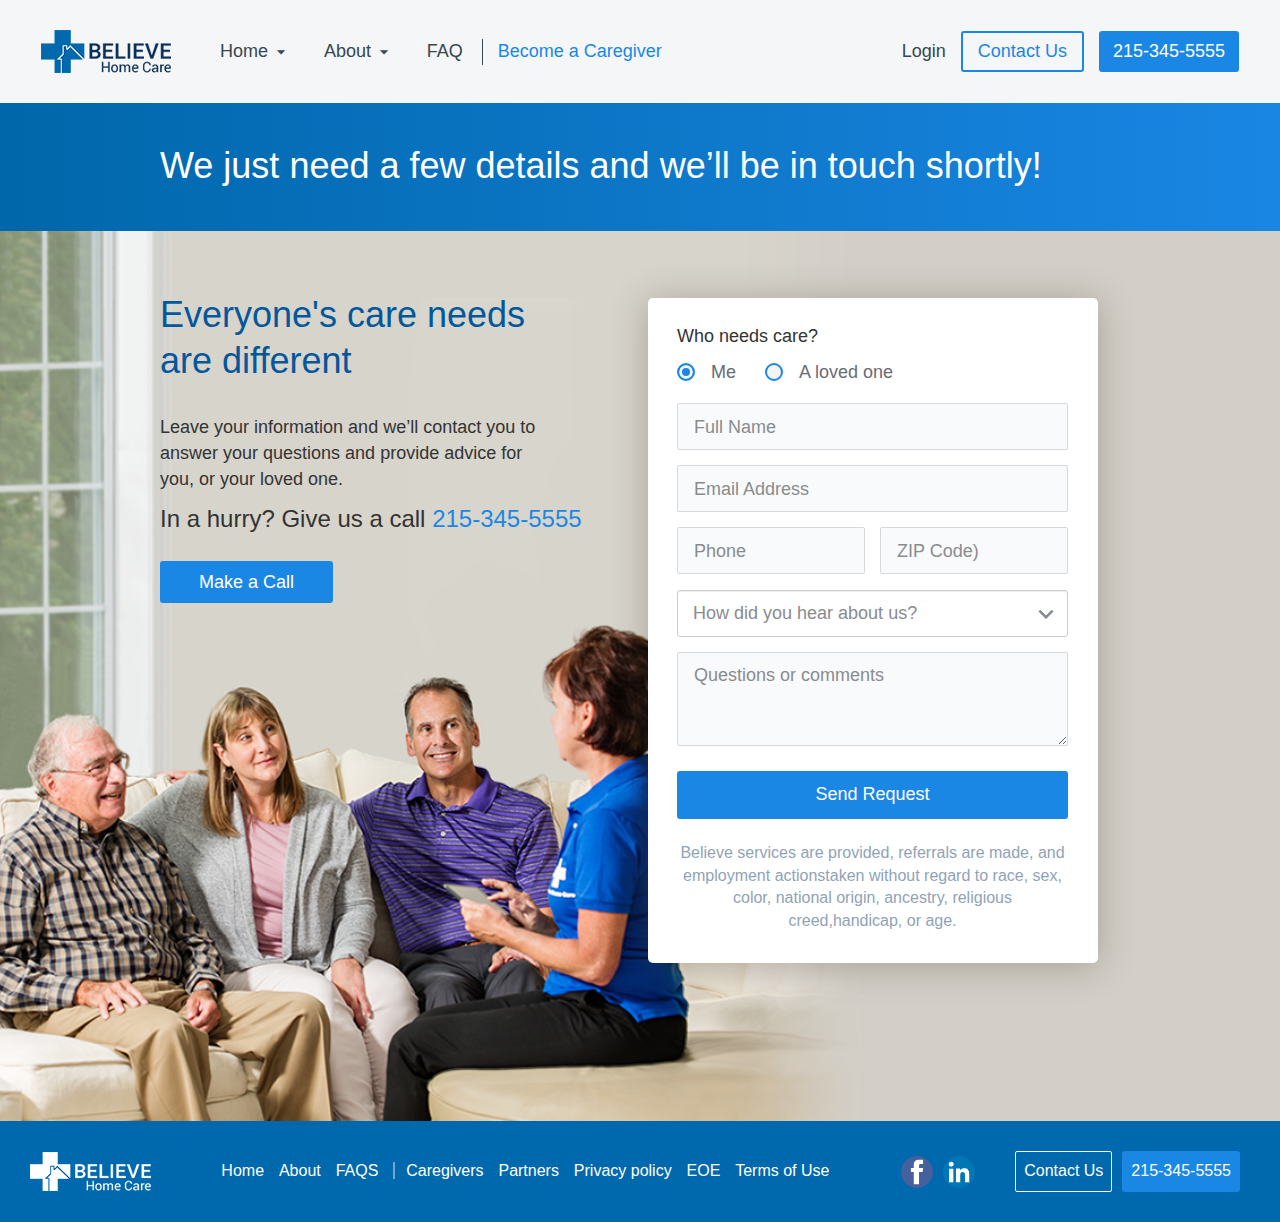
<file: contact-us.html>
<head>
	<meta charset="utf-8" />
	<meta name="viewport" content="width=device-width, initial-scale=1.0">
	<title>Contact us</title>
	<meta name="description" content="" />
	<meta name="keywords" content="" />
	
			<!--   STYLESHEATS -->
	<link rel="stylesheet" href="css/bootstrap.min.css">
	<link rel="stylesheet" href="css/style.css">
	
		
			<!--   FONTS -->
			
	<link href='https://fonts.googleapis.com/css?family=Open+Sans:300,400,600' rel=“stylesheet”>
	<link href="https://fonts.googleapis.com/icon?family=Material+Icons" rel="stylesheet">
	



</head>

<body>
    <div class="blue-bg">
	<div class="header">
		<div class="logo">
			<a href="index.html"><img src="images/logo.png" alt="believe-logo"  title="logo"></a>
		</div>
		<div class="nav">
			<ul class="main-nav" role="menu">
				<li class="dropdown"><a href="index.html">Home <i class="material-icons">arrow_drop_down</i></a>
					<div class="dropdown-content">
						<a href="index.html#caregivers">Caregivers</a>
						<a href="index.html#technology">Technology</a>
						<a href="index.html#sevices">Sevices</a>
					</div>
				
				</li>
				<li class="dropdown"><a href="about-us.html">About <i class="material-icons">arrow_drop_down</i></a>
					<div class="dropdown-content">
						<a href="about-us.html#values">Our Values</a>
						<a href="about-us.html#team">Leadership Team</a>
					</div>
				
				</li>
				<li><a href="faq.html">FAQ</a></li>
				<li><a href="caregivers.html"><a class="caregiver" href="caregivers.html">Become a Caregiver</a></a></li>
			</ul>
		</div>
		<div id="mySidenav" class="sidenav">
				<a href="javascript:void(0)" class="closebtn" onclick="closeNav()">&times;</a>
			<a href="index.html"><img src="images/footer-logo.png" alt=""/></a>
				<div class="mob-buttons">
					<div class="row">
						<div class="col-xs-6">
							<a href="#">Login</a>
						</div>
						<div class="col-xs-6">
							<a href="contact-us.html">Contact Us</a>
						</div>
						<div class="col-xs-12">
							<a href="caregivers.html">Become a Caregiver</a>
						</div>
					</div>
				</div>
				<div class="menu-accord">
					<a class="with-drop" href="index.html">Home</a>
			 		<div class="drop" onclick="myAccFunc()"><i class="material-icons" >arrow_drop_down</i></div>
				 		<div id="demoAcc" class="hide w3-white w3-card-2">
							<a href="index.html#caregivers" class="accord-link">Caregivers</a>
				 			<a href="index.html#technology" class="accord-link">Technology</a>
				 			<a href="index.html#sevices" class="accord-link">Sevices</a>
				 		</div>
				 </div>
				 <div class="menu-accord">	
				 	<a class="with-drop" href="about-us.html">About</a>
			 		<div class="drop" onclick="myAccFunc1()"><i class="material-icons" >arrow_drop_down</i></div>
				 		<div id="demoAcc1" class="hide w3-white w3-card-2">
							<a href="#values" class="accord-link">Our Values</a>
				 			<a href="#team" class="accord-link">Leadership Team</a>
				 		</div>
				  </div>
				<a href="faq.html">FAQ</a>
				<a href="partners.html">Partners</a>
				<a href="#">EOE</a>
				<a href="#">Privacy Policy</a>
				<a href="#">Terms of Use</a>
			</div>


			<span class="burger" onclick="openNav()">&#9776;</span>
		<div class="login">
			<a id="login" href="#">Login</a>
			<a id="contact" class="btn-outline" href="contact-us.html">Contact Us</a>
			<a id="header-phone" class="btn-filled" href="tel:=1-215-345-5555">215-345-5555</a>
			
		</div>
	</div>
	</div>
	<div class="contact-banner">
		<div class="container">
			<div class="row">
				<div class="col-lg-12">
					<h1>We just need a few details and we’ll be in touch shortly!</h1>
						
				</div>
			</div>
		</div>
	</div>
	<div class="contact-form contact">
			<div class="container">
				<div class="row">
					<div class="col-lg-6 col-xs-12">
						<h2>Everyone's care needs are different</h2>
						<p id="less-wider">Leave your information and we’ll contact you to answer your questions and provide advice for you, or your loved one.</p>
						<p class="large">In a hurry? Give us a call <span class="blue large">215-345-5555</span></p>
						<a class="btn-filled" href="tel:215-345-5555">Make a Call</a>
					</div>
					<div class="col-lg-6 col-xs-12">
						<form id="contact-us" method="post">
							<div class="form-row">
								<p>Who needs care?</p>
								<div class="radio">
									<input id="radio-1" name="radio" type="radio" checked>
    								<label for="radio-1" class="radio-label">Me</label>
   									<input id="radio-2" name="radio" type="radio">
   									<label  for="radio-2" class="radio-label">A loved one</label>
								</div>
							</div>
							<div class="form-row fields">
								<input type="text" name="name" placeholder="Full Name"/>
							</div>
							<div class="form-row fields">
								<input type="email" name="name" placeholder="Email Address"/>
							</div>
							<div class="form-flex">
							<div class="form-row half">
									<input type="text" name="phone" placeholder="Phone"/>
							</div>
							<div class="form-row half">
									<input type="text" name="zip" placeholder="ZIP Code)"/>
								</div>
							</div>
							
							<div class="form-row hear">
								<select class="form-control new-icon" id="sel1">
									<option selected disabled hidden="">How did you hear about us?</option>
									<option class="dd">Friends or family</option>
									<option class="dd">News article</option>
									<option class="dd">Facebook</option>
									<option class="dd">Online</option>
									<option class="dd">Print Ad</option>
									<option class="dd">Senior community center</option>
									<option class="dd">Nursing home</option>
									<option class="dd">Hospital</option>
									<option class="dd">Other</option>
								</select>
							</div>
							<div class="form-row questions">
								<textarea name="questions" placeholder="Questions or comments"></textarea>
							</div>
							<div class="form-row">
								<input type="submit" value="Send Request"/>
							</div>
							<div class="after-form-text">
								<p>Believe services are provided, referrals are made, and employment actionstaken without regard to race, sex, color, national origin, ancestry, religious creed,handicap, or age.
							</p>
							</div>
						
					</form>
					
					</div>
				</div>
			</div>
		</div>


	<div class="footer">
		<div class="footer-logo">
			<a href="index.html"><img src="images/footer-logo.png" alt="footer-logo"></a>
		</div>
		<div class="nav">
			<ul class="footer-nav">
				<li><a href="index.html">Home</a></li>
				<li><a href="about-us.html">About</a></li>
				<li><a href="faq.html">FAQS</a></li>
				<li><a class="footer-caregiver" href="caregivers.html">Caregivers</a></li>
				<li><a href="partners.html">Partners</a></li>
				<li><a href="#">Privacy policy</a></li>
				<li><a href="#">EOE</a></li>
				<li><a href="#">Terms of Use</a></li>
			</ul>
		</div>
		<div class="social">
			<a href="#"><img src="images/facebook.svg" alt=""></a>
			<a href="#"><img src="images/linkedin.svg" alt=""></a>
		</div>
		<div class="footer-contact">
			<a class="btn-outline" href="contact-us.html">Contact Us</a>
			<a class="btn-filled" href="tel:+1-215-345-5555">215-345-5555</a>
		</div>
	</div>
	<script src='http://cdnjs.cloudflare.com/ajax/libs/jquery/2.2.2/jquery.min.js'></script>
	<script type="text/javascript" src="js/script.js"></script>
</body>
</file>
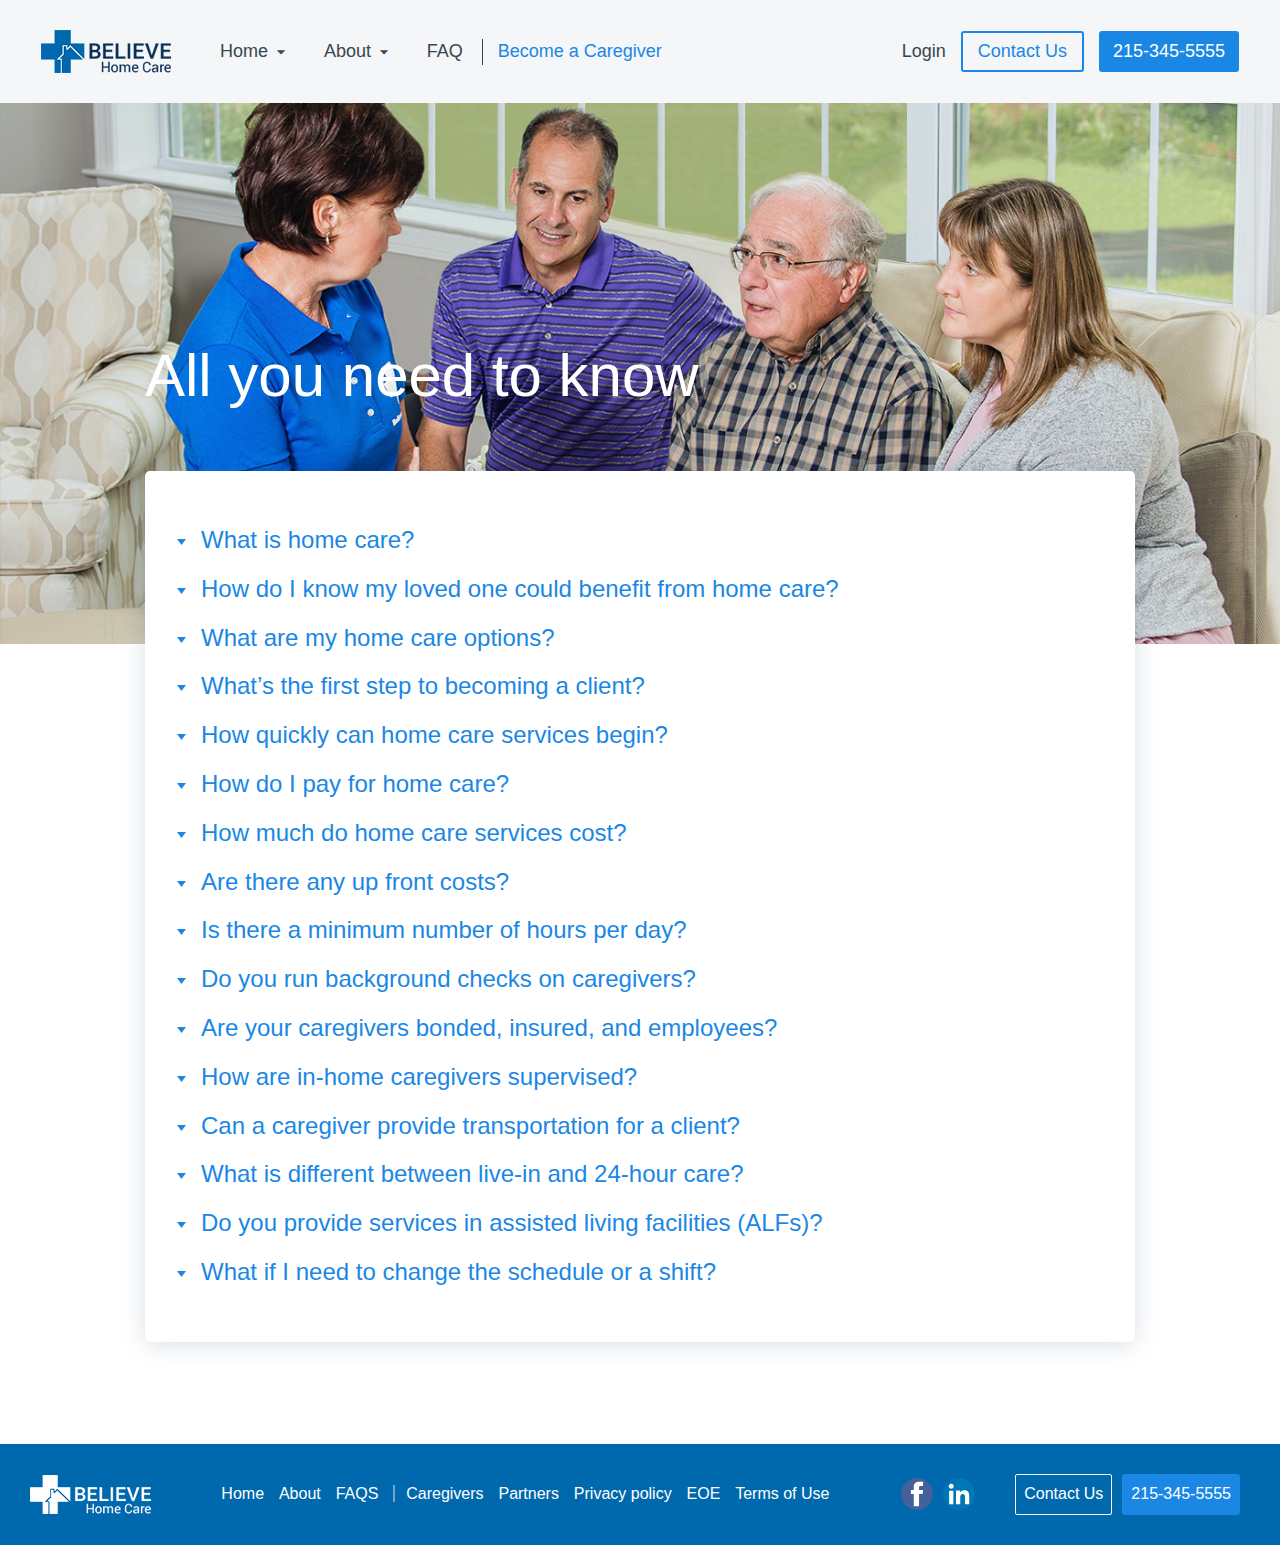
<file: FAQ.html>
<!DOCTYPE html>
<head>
	<meta charset="utf-8" />
	<meta name="viewport" content="width=device-width, initial-scale=1.0">
	<title>FAQ</title>
	<meta name="description" content="" />
	<meta name="keywords" content="" />
	
			<!--   STYLESHEATS -->
	<link rel="stylesheet" href="css/bootstrap.min.css">
	<link rel="stylesheet" href="css/style.css">
	
		
			<!--   FONTS -->
			
	<link href='https://fonts.googleapis.com/css?family=Open+Sans:400,600' rel=“stylesheet”>
	<link href="https://fonts.googleapis.com/icon?family=Material+Icons" rel="stylesheet">
	



</head>

<body>
    <div class="blue-bg">
	<div class="header">
		<div class="logo">
			<a href="index.html"><img src="images/logo.png" alt="believe-logo" title="logo"></a>
		</div>
		<div class="nav">
			<ul class="main-nav" role="menu">
				<li class="dropdown"><a href="index.html">Home <i class="material-icons">arrow_drop_down</i></a>
					<div class="dropdown-content">
						<a href="index.html#caregivers">Caregivers</a>
						<a href="index.html#technology">Technology</a>
						<a href="index.html#sevices">Sevices</a>
					</div>
				
				</li>
				<li class="dropdown"><a href="about-us.html">About <i class="material-icons">arrow_drop_down</i></a>
					<div class="dropdown-content">
						<a href="about-us.html#values">Our Values</a>
						<a href="about-us.html#team">Leadership Team</a>
					</div>
				
				</li>
				<li><a href="faq.html">FAQ</a></li>
				<li><a href="caregivers.html"><a class="caregiver" href="caregivers.html">Become a Caregiver</a></a></li>
			</ul>
		</div>
		<div id="mySidenav" class="sidenav">
				<a href="javascript:void(0)" class="closebtn" onclick="closeNav()">&times;</a>
			<a href="index.html"><img src="images/footer-logo.png" alt=""/></a>
				<div class="mob-buttons">
					<div class="row">
						<div class="col-xs-6">
							<a href="#">Login</a>
						</div>
						<div class="col-xs-6">
							<a href="contact-us.html">Contact Us</a>
						</div>
						<div class="col-xs-12">
							<a href="caregivers.html">Become a Caregiver</a>
						</div>
					</div>
				</div>
				<div class="menu-accord">
					<a class="with-drop" href="index.html">Home</a>
			 		<div class="drop" onclick="myAccFunc()"><i class="material-icons" >arrow_drop_down</i></div>
				 		<div id="demoAcc" class="hide w3-white w3-card-2">
							<a href="index.html#caregivers" class="accord-link">Caregivers</a>
				 			<a href="index.html#technology" class="accord-link">Technology</a>
				 			<a href="index.html#sevices" class="accord-link">Sevices</a>
				 		</div>
				 </div>
				 <div class="menu-accord">
				 	<a class="with-drop" href="about-us.html">About</a>	
			 		<div class="drop" onclick="myAccFunc1()"><i class="material-icons" >arrow_drop_down</i></div>
				 		<div id="demoAcc1" class="hide w3-white w3-card-2">
							<a href="#values" class="accord-link">Our Values</a>
				 			<a href="#team" class="accord-link">Leadership Team</a>
				 		</div>
				  </div>
				<a href="#">FAQ</a>
				<a href="#">Partners</a>
				<a href="#">EOE</a>
				<a href="#">Privacy Policy</a>
				<a href="#">Terms of Use</a>
			</div>


			<span class="burger" onclick="openNav()">&#9776;</span>
		<div class="login">
			<a id="login" href="#">Login</a>
			<a id="contact" class="btn-outline" href="contact-us.html">Contact Us</a>
			<a id="header-phone" class="btn-filled" href="tel:=1-215-345-5555">215-345-5555</a>
			
		</div>
	</div>
	</div>
	<div class="faq-banner">
		<div class="container">
			<div class="row">
				<div class="col-lg-12 no-pad">
					<h1>All you need to know</h1>
				</div>
	<div class="col-lg-12 no-pad">			
	<div class="faq">
    <div class="tab">
      <input id="tab-one" type="checkbox" name="tabs">
      <label class="accordion-header" for="tab-one">What is home care?</label>
      <div class="tab-content">
        <p>Home care is when a professional caregiver comes to you to help with the activities of daily living (ADLs), the things we all do to stay happy and healthy. That could mean a steady arm to hold on your daily walk—and some friendly encouragement to get up and out the door. Home care also can mean help with medication reminders, grocery shopping and meal preparation, bathing and personal care, light housekeeping and other household chores, or just good conversation over coffee. </br></br>
Home care is help with just about anything you need to continue to live in your home safely and happily as you age.</p>
      </div>
    </div>
    <!--<div class="tab">
      <input id="tab-two" type="checkbox" name="tabs">
		<label for="tab-two">Do you really perform monthly criminal background checks for all caregivers?</label>
      <div class="tab-content">
        <p>Absolutely. While our office and RN management teams have great relationships with our experienced caregivers, we understand that it can be difficult for clients to invite a new person into their home for the first time. We run these background checks monthly to provide an extra sense of security ensuring all of our caregivers are in good standing.</p>
      </div>
    </div> -->
    <div class="tab">
      <input id="tab-three" type="checkbox" name="tabs">
		<label for="tab-three">How do I know my loved one could benefit from home care?</label>
      <div class="tab-content">
      		  <p class="before-list">It’s often the family who recognizes the signs that an loved one may need help with daily living tasks. This doesn’t necessarily mean that your loved one has to move to an assisted living or a nursing home, but it could be a sign that they require some extra help. If they insist “everything is fine,” how do you know if they need support in their home?</br></br>
      		  <span class="semibold">Here are signs that may indicate your loved one needs help at home:</span>
      		  </p>
      		  <div class="row">
				  <div class="col-lg-6">
			  			<div class="list-with-arrows">
				  			<p>Difficulty with walking, balance and mobility</p>
				  			<p>Missing important appointments</p>
				  			<p>Forgetting to take medications or taking more than the prescribed dosage</p>
				  			<p>Unexplained bruising</p>
				  			<p>Trouble getting up from a seated position</p>
				  			<p>Uncertainty and confusion when performing once-familiar tasks</p>
				  			<p>Forgetfulness</p>
				  			<p>Infrequent showering and bathing</p>
				  			<p>Noticeable decline in grooming habits and personal care</p>
				  		</div>
				  </div>
    		  	<div class="col-lg-6">
    		  		<div id="right" class="list-with-arrows ">
				  			<p>Clutter and dirty laundry piling up</p>
				  			<p>Stacks of unopened mail or an overflowing mailbox</p>
				  			<p>Late payment notices, bounced checks and calls from bill collectors</p>
				  			<p>Spoiled food that doesn’t get thrown away</p>
				  			<p>Poor diet or weight loss</p>
				  			<p>Loss of interest in hobbies and activities</p>
				  			<p>Changes in mood or extreme mood swings</p>
				  			<p>Diagnosis of dementia or early onset Alzheimer’s Disease</p>
				  			<p>Unexplained dents and scratches on their car</p>
				  		</div>
    		  	</div>
     		  		
      		  </div>
      </div>
    </div>
    <div class="tab">
      <input id="tab-four" type="checkbox" name="tabs">
		 <label for="tab-four">What are my home care options?</label>
      <div class="tab-content">
		  <p>For most families, home care is the preferred option when it’s no longer safe for a loved one to be completely on their own. According to recent surveys, over 90 percent of people 65 and older want to stay in their home, living in a familiar place with as much independence as possible.</br></br>
          Setting up in-home care is not the only option. And it may not be the best choice for your family right now.</br></br>
          Adult day care can be a good option when a loved one is still able to live at home but needs companionship and supervision or wants to socialize, make new friends, and do activities with others. Adult day care may not be the right choice if your loved one needs support with mobility, memory care, or help with toileting.
          </br></br>
          If health issues become more serious, a spouse dies, or family members don’t live nearby, an assisted living facility is a good option to explore. While you’ll have the added expenses of moving to the facility, your loved one will get many benefits—living with some privacy in a small community, organized social activities, a communal dining area, and housekeeping services or other support as needed.</br></br>
          Nursing homes are usually the last choice for most families since there is little, if any, privacy for your loved one, and the physical health and mental condition of the other residents has a huge effect on your loved one’s quality of life. But there are times when a nursing home is the best option for a loved one who has severe Alzheimer’s, other dementia, or is in the late stages of another illness.
          </p>
      </div>
    </div>
    <div class="tab">
      <input id="tab-five" type="checkbox" name="tabs">
      <label for="tab-five">What’s the first step to becoming a client?</label>
      <div class="tab-content">
        <p>We know you have specific questions based on your unique needs. Give us a call anytime and one of our registered nurses will help you to understand how our services can help you through this difficult time.</p>
      </div>
    </div>
    <div class="tab">
      <input id="tab-seventeen" type="checkbox" name="tabs">
      <label for="tab-seventeen">How quickly can home care services begin?</label>
      <div class="tab-content">
        <p>Care can begin within 48 hours in most cases. For all new clients a registered nurse will perform a free in-home assessment to create a custom plan of care. Once there is agreement with the plan of care, we will assign the most appropriate caregiver based on their skills, personality and availability to meet our new client’s needs.</p>
      </div>
    </div>
    <div class="tab">
      <input id="tab-six" type="checkbox" name="tabs">
		 <label for="tab-six">How do I pay for home care?</label>
      <div class="tab-content">
        <p class="before-list">For most families, these are the best options for paying for in-home care:
        </br></br>
        <span class="semibold">1. Look into insurance</span></br></br>
        Long-term care insurance – Some people assume that long-term care insurance is primarily for assisted living, but it usually pays for in-home care professionals, too. As a result, you can be reimbursed for your payments to home care agencies that meet the requirements of your policy. If you’re planning for your own future, especially if you want to continue to live at home while receiving care, the earlier you start applying for long-term care, the better.
        </br></br>
        Life insurance – If you have a life insurance policy, you may be able to convert it into a long-term care benefit plan, providing cash monthly payouts for in-home care. Check with your insurance provider for details on your plan.</br></br>
        <span class="semibold">2. Use your personal assets</span>
        </br></br>
        Most families wind up using personal savings to meet the needs of caring for an older loved one. Paying out-of-pocket can pose a hardship for many family members if the person needing care doesn’t have enough savings or assets to cover their own needs. Here are some creative ways families manage the challenge:</br></br>
        Divvy up the duties – Call a family meeting on behalf of your loved one to determine what needs to be done and who has the time, ability, or resources to do it. Family members who live farther away may be able to offer more financial help. Those living nearby may be able to assist with driving, shopping, or personal care. When outside help is needed, determine together how you will share the cost. It’s best to come to an agreement early and then adjust as the circumstances change.</br></br>
        Tap into home equity – If your loved one owns her own home, consider a home equity loan to defray the costs of professional in-home care.</br></br>
        Move in with Mom – Is there someone in the family who would be a good roommate and also could benefit from free room and board in exchange for help with dressing, cooking, cleaning, and walking the dog? A college student or single adult might be able to shrink out-of-pocket costs for caregiving by being there during non-work or school hours.</br></br>
        <span class="semibold">3. Access public programs</span></br></br>
        These programs serve people with very low incomes:
        </p>
        <div class="list-with-arrows">
			<p>Medicaid covers some short-term care if you’ve had a hospital or skilled nursing stay or rehabilitation.</p>
			<p>PACE (Program of All-Inclusive Care for the Elderly) provides comprehensive medical and social services to certain frail, community-dwelling elderly individuals, most of whom are also eligible for Medicare and Medicaid benefits.</p>
			<p>Veterans Affairs (VA) provides veterans and eligible surviving spouses with some in-home care assistance through VA health benefits. Learn more about home care benefits for Veterans and see if you are eligible.</p>
			<p>Cash and Counseling programs pay you or other family members for providing care for a relative. In some states, these programs are run by Medicaid or other state agency. They pay older people directly to cover some of their in-home care costs. Programs vary by state and go by different names. In Pennsylvania, for example, this program called xxxxxxxxxxx</p>
		</div>
       <p class="after-list">
       	Compare long-term care costs</br></br>
       	Want more information? This helpful online tool lets you calculate the current costs of different types of care (daily, monthly, annually) in your state and future costs of care.
       </p>
        
      </div>
      </div>
    <div class="tab">
      	<input id="tab-seven" type="checkbox" name="tabs">
      	<label for="tab-seven">How much do home care services cost?</label>
      	<div class="tab-content">
        	<p>The hourly cost can vary depending on the type of services provided and for how many hours a week. Give us a call and we can discuss your particular situation and the best options for moving forward.</p>
      	</div>
    </div>
    <div class="tab">
      	<input id="tab-eight" type="checkbox" name="tabs">
      	<label for="tab-eight">Are there any up front costs?</label>
      	<div class="tab-content">
        	<p>In order to begin service, one of our registered nurses will perform a free in home assessment and create a customized plan of care. After there is agreement with the plan of care, a security deposit based on the estimated first two weeks of service is needed.</p>
      	</div>
    </div>
    <div class="tab">
      	<input id="tab-nine" type="checkbox" name="tabs">
      	<label for="tab-nine">Is there a minimum number of hours per day?</label>
      	<div class="tab-content">
        	<p>There is a minimum of two consecutive hours at least once per week.</p>
      	</div>
    </div>
    <div class="tab">
      	<input id="tab-ten" type="checkbox" name="tabs">
      	<label for="tab-ten">Do you run background checks on caregivers?</label>
      	<div class="tab-content">
        	<p class="before-list semibold">All caregivers are thoroughly screened including:</p>
        	
        	<div class="col-lg-6 no-pad">
			  			<div class="list-with-arrows">
			  				<p>PA criminal back ground check</p>
				  			<p>10 Panel Drug Screening</p>
				  			<p>Nationwide Criminal Search</p>
				  			<p>Social Security Number Trace</p>
				  			<p>Alias Search</p>
				  		</div>
				  </div>
    		  	<div class="col-lg-6">
    		  		<div id="bg-checks" class="list-with-arrows">
				  			<p>Sex Offender Registry Search</p>
				  			<p>Global Criminal Watch List Search</p>
				  			<p>National Federal Criminal Search</p>
				  			<p>Nationwide Wants and Warrants Search</p>
				  		</div>
    		  	</div>
    		 <p class="after-list">
    		 	Additionally, we perform a complete criminal background check on every caregiver every month.</br></br>
    		 	At Believe Home Care our caregiver interview process involves a phone screening, multiple in-person interviews, and a final skills assessment and evaluation. We only hire those who are genuinely caring and share the same values as our founding team.
    		 </p>
      	</div>
    </div>
    <div class="tab">
      	<input id="tab-eleven" type="checkbox" name="tabs">
      	<label for="tab-eleven">Are your caregivers bonded, insured, and employees?</label>
      	<div class="tab-content">
        	<p>Yes, anyone who would ever enter a client’s home is both bonded and insured by Believe Home Care’s insurance policies. All staff are also full employees meaning we handle payroll taxes and workers’ compensation. Additionally, they have been thoroughly screened by an extensive background check, drug screening, written examination and skills assessment.</p>
      	</div>
    </div>
    <div class="tab">
      	<input id="tab-sixteen" type="checkbox" name="tabs">
      	<label for="tab-sixteen">How are in-home caregivers supervised?</label>
      	<div class="tab-content">
        	<p>Every client has registered nurse oversight supervising caregivers. All caregivers are thoroughly oriented to the plan of care and are accountable by logging activities after every shift. If at any time a caregiver needs support, a registered nurse who is familiar with our client is on call.
        	</br></br>
        	Clients and their families also have 24/7 access to Believe Home Care staff to answer any questions or address concerns.
        	</p>
      	</div>
    </div>
    <div class="tab">
      	<input id="tab-twelve" type="checkbox" name="tabs">
      	<label for="tab-twelve">Can a caregiver provide transportation for a client?</label>
      	<div class="tab-content">
        	<p>Absolutely! Our caregivers can drive their own car or a client’s car to appointments, errands, shopping, or any other activities. Believe Home Care requires all drivers to be fully insured and the company also carries an additional blanket auto insurance policy.
        	</br></br>
        	If a caregiver will be driving a client’s own car, we are required to have proof of insurance for the vehicle and a valid driver’s license on file. Believe Home Care has systems in place to ensure all insurances and licenses are up to date.
        	</p>
      	</div>
    </div>
    <div class="tab">
      	<input id="tab-thirteen" type="checkbox" name="tabs">
      	<label for="tab-thirteen">What is different between live-in and 24-hour care?</label>
      	<div class="tab-content">
        	<p>With 24-hour care, our client is in need of round-the-clock attention. They would not be left alone in a room unattended and a caregiver is always awake and on duty. Service is fulfilled by more than one caregiver.
        	</br></br>
        	With live-in care, a client is in need of attention during the day when awake but not 24/7. When the client retires for the night, the caregiver is off duty and able to retire to a room at the client’s house for the evening.
        	</p>
      	</div>
    </div>
    <div class="tab">
      	<input id="tab-fourteen" type="checkbox" name="tabs">
      	<label for="tab-fourteen">Do you provide services in assisted living facilities (ALFs)?</label>
      	<div class="tab-content">
       		<p>
        	Yes, sometimes our clients whose home is an assisted living facility need a bit more help with their day-to-day activities. Our caregivers are welcome in assisted living facilities.
        	</p>
      	</div>
    </div>
    <div class="tab">
      	<input id="tab-fifteen" type="checkbox" name="tabs">
      	<label class="accordion-header-last" for="tab-fifteen">What if I need to change the schedule or a shift?</label>
      	<div class="tab-content">
       		<p>
        	For non-emergency situations, we ask for as little as one week to change the regular schedule and 48 hours if one shift needs to be changed or cancelled. We’ll do everything possible to accommodate our clients’ scheduling needs.
        	</p>
      	</div>
    </div>
	</div>
</div>
</div>
</div>
</div>
<div class="footer">
		<div class="footer-logo">
			<a href="index.html"><img src="images/footer-logo.png" alt=""></a>
		</div>
		<div class="nav">
			<ul class="footer-nav">
				<li><a href="index.html">Home</a></li>
				<li><a href="about-us.html">About</a></li>
				<li><a href="faq.html">FAQS</a></li>
				<li><a class="footer-caregiver" href="caregivers.html">Caregivers</a></li>
				<li><a href="partners.html">Partners</a></li>
				<li><a href="#">Privacy policy</a></li>
				<li><a href="#">EOE</a></li>
				<li><a href="#">Terms of Use</a></li>
			</ul>
		</div>
		<div class="social">
			<a href="#"><img src="images/facebook.svg" alt=""></a>
			<a href="#"><img src="images/linkedin.svg" alt=""></a>
		</div>
		<div class="footer-contact">
			<a class="btn-outline" href="contact-us.html">Contact Us</a>
			<a class="btn-filled" href="tel:+1-215-345-5555">215-345-5555</a>
		</div>
	</div>
<script src='http://cdnjs.cloudflare.com/ajax/libs/jquery/2.2.2/jquery.min.js'></script>
	<script type="text/javascript" src="js/script.js"></script>
</body>
</file>
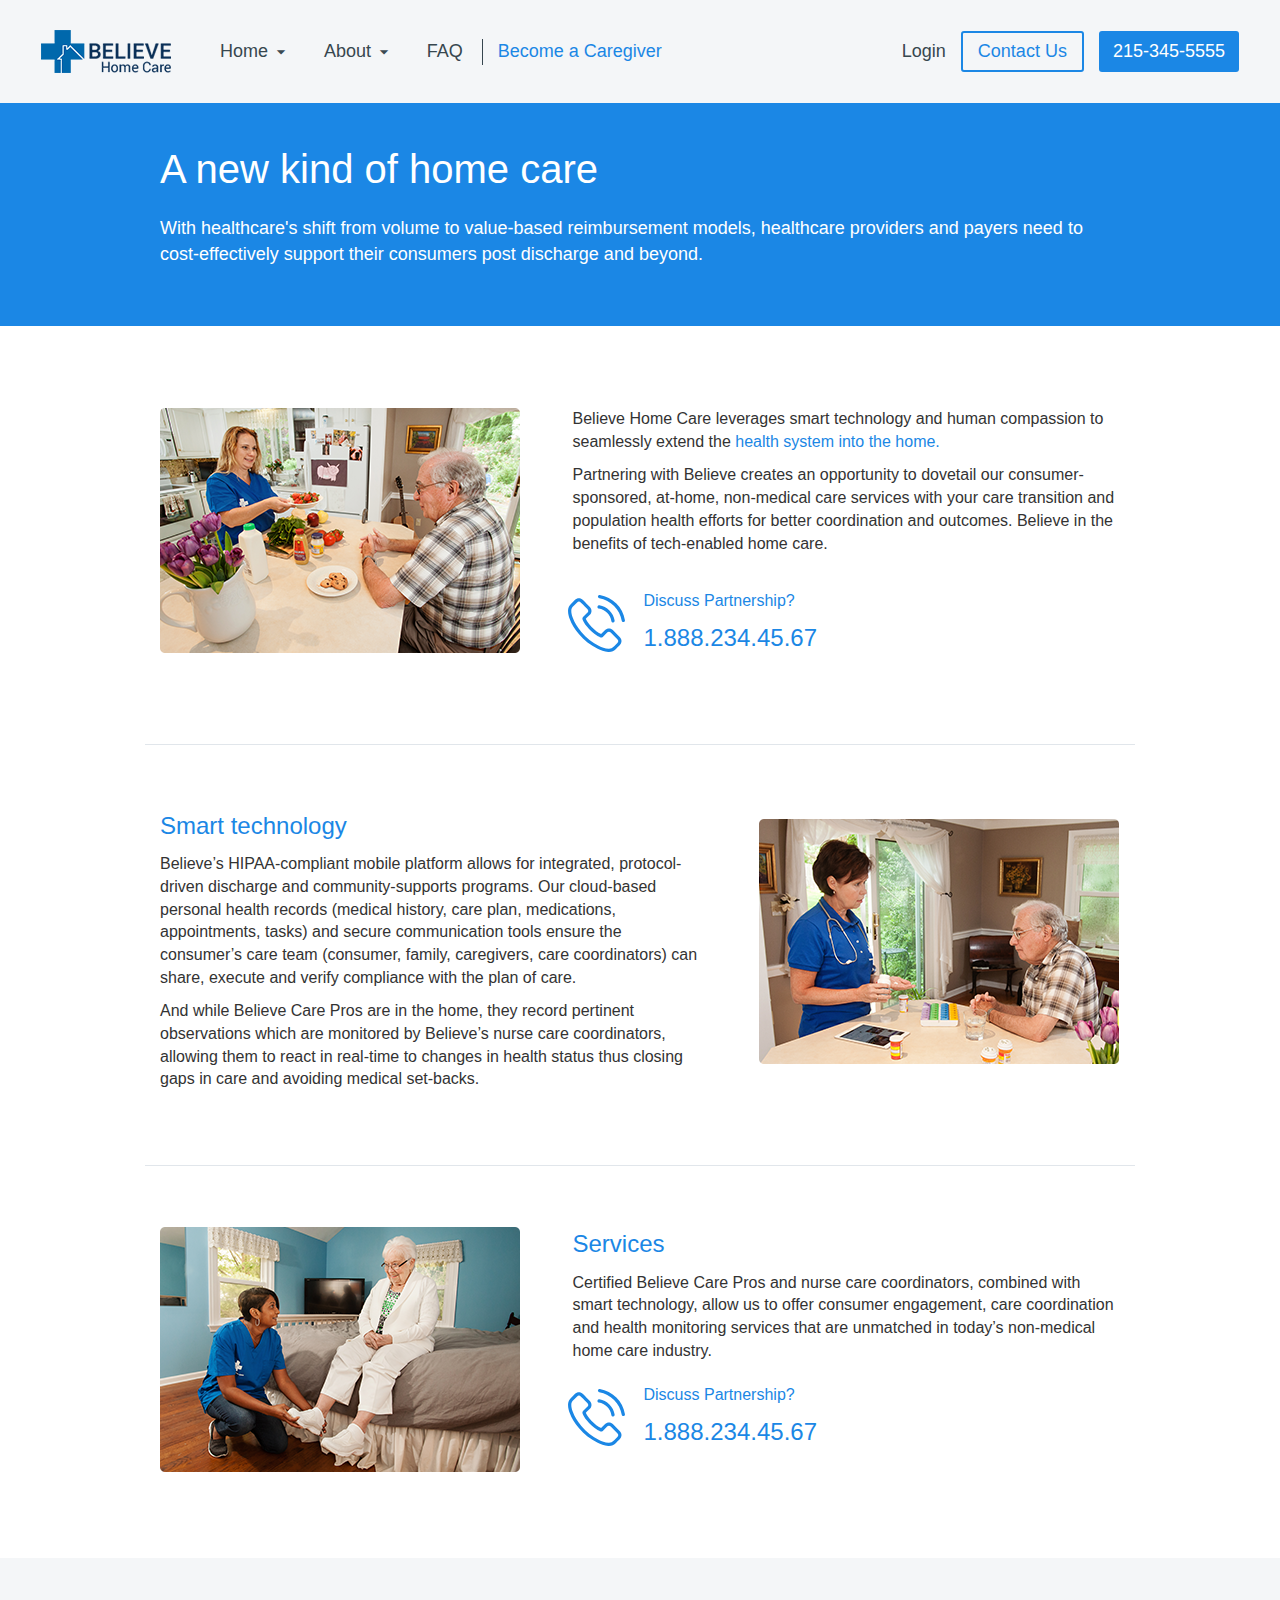
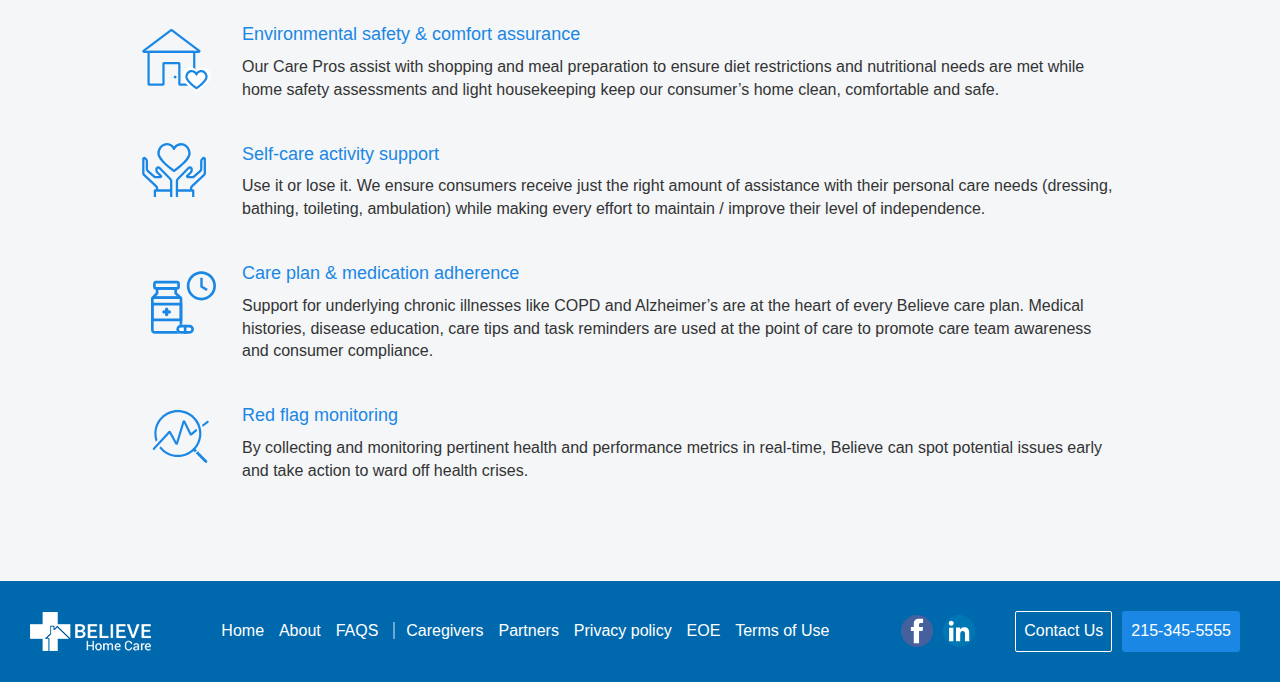
<file: partners.html>
<!DOCTYPE html>
<head>
	<meta charset="utf-8" />
	<meta name="viewport" content="width=device-width, initial-scale=1.0">
	<title>Partners</title>
	<meta name="description" content="" />
	<meta name="keywords" content="" />
	
			<!--   STYLESHEATS -->
	<link rel="stylesheet" href="css/bootstrap.min.css">
	<link rel="stylesheet" href="css/style.css">
	
		
			<!--   FONTS -->
			
	<link href='https://fonts.googleapis.com/css?family=Open+Sans:400,600' rel=“stylesheet”>
	<link href="https://fonts.googleapis.com/icon?family=Material+Icons" rel="stylesheet">
	



</head>

<body>
    <div class="blue-bg">
	<div class="header">
		<div class="logo">
			<a href="index.html"><img src="images/logo.png" alt="believe-logo" title="logo"></a>
		</div>
		<div class="nav">
			<ul class="main-nav" role="menu">
				<li class="dropdown"><a href="index.html">Home <i class="material-icons">arrow_drop_down</i></a>
					<div class="dropdown-content">
						<a href="index.html#caregivers">Caregivers</a>
						<a href="index.html#technology">Technology</a>
						<a href="index.html#sevices">Sevices</a>
					</div>
				
				</li>
				<li class="dropdown"><a href="about-us.html">About <i class="material-icons">arrow_drop_down</i></a>
					<div class="dropdown-content">
						<a href="about-us.html#values">Our Values</a>
						<a href="about-us.html#team">Leadership Team</a>
					</div>
				
				</li>
				<li><a href="faq.html">FAQ</a></li>
				<li><a href="caregivers.html"><a class="caregiver" href="caregivers.html">Become a Caregiver</a></a></li>
			</ul>
		</div>
		<div id="mySidenav" class="sidenav">
				<a href="javascript:void(0)" class="closebtn" onclick="closeNav()">&times;</a>
			<a href="index.html"><img src="images/footer-logo.png" alt=""/></a>
				<div class="mob-buttons">
					<div class="row">
						<div class="col-xs-6">
							<a href="#">Login</a>
						</div>
						<div class="col-xs-6">
							<a href="contact-us.html">Contact Us</a>
						</div>
						<div class="col-xs-12">
							<a href="caregivers.html">Become a Caregiver</a>
						</div>
					</div>
				</div>
				<div class="menu-accord">
					<a class="with-drop" href="index.html">Home</a>
			 		<div class="drop" onclick="myAccFunc()"><i class="material-icons" >arrow_drop_down</i></div>
				 		<div id="demoAcc" class="hide w3-white w3-card-2">
							<a href="index.html#caregivers" class="accord-link">Caregivers</a>
				 			<a href="index.html#technology" class="accord-link">Technology</a>
				 			<a href="index.html#sevices" class="accord-link">Sevices</a>
				 		</div>
				 </div>
				 <div class="menu-accord">	
				 	<a class="with-drop" href="about-us.html">About</a>
			 		<div class="drop" onclick="myAccFunc1()"><i class="material-icons" >arrow_drop_down</i></div>
				 		<div id="demoAcc1" class="hide w3-white w3-card-2">
							<a href="#values" class="accord-link">Our Values</a>
				 			<a href="#team" class="accord-link">Leadership Team</a>
				 		</div>
				  </div>
				<a href="faq.html">FAQ</a>
				<a href="partners.html">Partners</a>
				<a href="#">EOE</a>
				<a href="#">Privacy Policy</a>
				<a href="#">Terms of Use</a>
			</div>


			<span class="burger" onclick="openNav()">&#9776;</span>
		<div class="login">
			<a id="login" href="#">Login</a>
			<a id="contact" class="btn-outline" href="contact-us.html">Contact Us</a>
			<a id="header-phone" class="btn-filled" href="tel:=1-215-345-5555">215-345-5555</a>
			
		</div>
	</div>
	</div>
	<div class="partners-banner">
		<div class="container">
			<div class="row">
				<div class="col-lg-12">
					<h1>A new kind of home care</h1>
						<p>With healthcare's shift from volume to value-based reimbursement models, healthcare providers and payers need to cost-effectively support their consumers post discharge and beyond.</p>
				
				</div>
			</div>
		</div>
	</div>
	<div class="partners-main">
		<div class="container">
			<div class="row">
				<div class="col-lg-5">
					<img src="images/partners-1.png" alt=""/>
				</div>
				<div class="col-lg-7">
					<p>Believe Home Care leverages smart technology and human compassion to seamlessly extend the <span class="blue">health system into the home.</span></p>
					<p>Partnering with Believe creates an opportunity to dovetail our consumer-sponsored, at-home, non-medical care services with your care transition and population health efforts for better coordination and outcomes. Believe in the benefits of tech-enabled home care.</p>
					<div class="clock-phone">
						<p class="blue">Discuss Partnership?</p>
						<p class="blue large">1.888.234.45.67</p>
					</div>
				</div>
			</div>
			<div class="row" id="row-flex">
				<div class="col-lg-7">
					<p class="large blue">Smart technology</p>
					<p>Believe’s HIPAA-compliant mobile platform allows for integrated, protocol-driven discharge and community-supports programs. Our cloud-based personal health records (medical history, care plan, medications, appointments, tasks) and secure communication tools ensure the consumer’s care team (consumer, family, caregivers, care coordinators) can share, execute and verify compliance with the plan of care.
					</p>
					<p>
					And while Believe Care Pros are in the home, they record pertinent observations which are monitored by Believe’s nurse care coordinators, allowing them to react in real-time to changes in health status thus closing gaps in care and avoiding medical set-backs.
					</p>
					
				</div>
				<div class="col-lg-5">
					<img src="images/partners-2.png" alt=""/>
				</div>
			</div>
			<div class="row">
				<div class="col-lg-5">
					<img src="images/partners-3.png" alt=""/>
				</div>
				<div class="col-lg-7">
					<p class="large blue">Services</p>
					<p>Certified Believe Care Pros and nurse care coordinators, combined with smart technology, allow us to offer consumer engagement, care coordination and health monitoring services that are unmatched in today’s non-medical home care industry.
					</p>
					<div class="clock-phone">
						<p class="blue">Discuss Partnership?</p>
						<p class="blue large">1.888.234.45.67</p>
					</div>
				</div>
			</div>
		</div>
	</div>
	<div class="partners-icon-block">
		<div class="container">
			<div class="row">
				<div class="col-lg-12">
					<p class="with-icon home blue">
						Environmental safety & comfort assurance
					</p>
					<p class="with-icon">
						Our Care Pros assist with shopping and meal preparation to ensure diet restrictions and nutritional needs are met while home safety assessments and light housekeeping keep our consumer’s home clean, comfortable and safe.
					</p>
					<p class="with-icon hands blue">
						Self-care activity support
					</p>
					<p class="with-icon">
						Use it or lose it. We ensure consumers receive just the right amount of assistance with their personal care needs (dressing, bathing, toileting, ambulation) while making every effort to maintain / improve their level of independence.
					</p>
					<p class="with-icon time-pills blue">
						Care plan & medication adherence
					</p>
					<p class="with-icon">
						Support for underlying chronic illnesses like COPD and Alzheimer’s are at the heart of every Believe care plan. Medical histories, disease education, care tips and task reminders are used at the point of care to promote care team awareness and consumer compliance. 
					</p>
					<p class="with-icon glass blue">
						Red flag monitoring 
					</p>
					<p class="with-icon">
						By collecting and monitoring pertinent health and performance metrics in real-time, Believe can spot potential issues early and take action to ward off health crises.
					</p>
				</div>
			</div>
		</div>
	</div>
	<div class="footer">
		<div class="footer-logo">
			<a href="index.html"><img src="images/footer-logo.png" alt=""></a>
		</div>
		<div class="nav">
			<ul class="footer-nav">
				<li><a href="index.html">Home</a></li>
				<li><a href="about-us.html">About</a></li>
				<li><a href="faq.html">FAQS</a></li>
				<li><a class="footer-caregiver" href="caregivers.html">Caregivers</a></li>
				<li><a href="partners.html">Partners</a></li>
				<li><a href="#">Privacy policy</a></li>
				<li><a href="#">EOE</a></li>
				<li><a href="#">Terms of Use</a></li>
			</ul>
		</div>
		<div class="social">
			<a href="#"><img src="images/facebook.svg" alt=""></a>
			<a href="#"><img src="images/linkedin.svg" alt=""></a>
		</div>
		<div class="footer-contact">
			<a class="btn-outline" href="contact-us.html">Contact Us</a>
			<a class="btn-filled" href="tel:+1-215-345-5555">215-345-5555</a>
		</div>
	</div>
	<script src='http://cdnjs.cloudflare.com/ajax/libs/jquery/2.2.2/jquery.min.js'></script>
	<script type="text/javascript" src="js/script.js"></script>
</body>
</file>
<file: css/style.css>
body{
	width: 100%;
	margin: 0;
}
a{
	text-decoration: none !IMPORTANT;
}
p, a {
  font-size: 18px;
  font-family: "Open Sans", sans-serif;
}
h1,h2, h3, h4, h5, h6 {
	font-family: "Open Sans", sans-serif;
}
.container{
	padding: 0;
}
/* HEADER */
.blue-bg{
    width: 100%;
    background-color: #f4f6f8;
}
.header{
	display: flex;
	padding: 30px 0;
	margin: 0 41px;
	align-items: center;
}
.logo{
	margin-right: 40px;
}
.main-nav{
	float: left;
	list-style: none;
	padding-left: 9px;
    margin-bottom: -1px;
}
.main-nav li{
	margin-right: 29px;
	font-family: "Open Sans", sans-serif;
	font-size: 18px;
	display: inline-block;
}
.main-nav li a{
	color: #37474F;
}
.main-nav li a:hover{
	color: #01579b;
}
.main-nav li:nth-child(3){
	margin-right: 15px;
}
.main-nav li:nth-child(4){
	padding-left: 15px;
	border-left: 1px solid #37464f;
}


.main-nav li:last-child a{
	color: #1b87e5;
}
.main-nav li:last-child a:hover{
	color: #1976D2;
}
.dropdown .material-icons{
	vertical-align: middle;
	color: #3b4a53;
	margin-left: -2px;
    font-size: 20px;
}
.dropdown-content {
    display: none;
    position: absolute;
    background-color: #fff;
    min-width: 160px;
    box-shadow: 0px 8px 16px 0px rgba(0,0,0,0.2);
    z-index: 1;
}
.dropdown-content:before{
	position: absolute;
    left: 35%;
    top: -6px;
    width: 0;
    height: 0;
    content: '';
    border-left: 8px solid transparent;
    border-right: 8px solid transparent;
    border-bottom: 8px solid #fff;
}


.dropdown-content a {
    color: black;
    padding: 12px 16px;
    text-decoration: none;
    display: block;
}

.dropdown-content a:hover {
	background-color: #f4f6f8
}
.dropdown:hover .dropdown-content {
    display: block;
}
#mySidenav{
	display: none;
}
.burger{
	display: none;
}

/* Change the background color of the dropdown button when the dropdown content is shown */
.dropdown:hover .dropbtn {
    background-color: #3e8e41;
}


.login{
	display: flex;
	justify-content: flex-end;
	align-items: center;
	flex-grow: 1;
}
.login a:first-child{
	color: #37474F;	
}
.login a:first-child:hover{
	color: #01579b;	
}
.login a{
	margin-right: 15px;	
}
.login a:last-child{
	margin-right: 0px;	
}
.btn-outline{
	text-align: center;
	padding: 5.5px 15px;
	color: #1b87e5;	
	border: 2px solid #1b87e5;
	border-radius: 3px;
}
.btn-outline:hover{
    transition: 0.3s;
    color: #1b87e5;
	background: #E3F2FD;
}
.btn-outline:not(:hover){
    transition: 0.3s;
    
}
.btn-filled{
	text-align: center;
	padding: 7.5px 14px;
	background: #1b87e5;
	color: #fff;
	border-radius: 3px;
}
.btn-filled:hover{
	transition: 0.3s;
    background: #1976D2;
    color: #fff;
}
.btn-filled:not(:hover){
    transition: 0.3s;
    
}
.btn-filled .material-icons{
	vertical-align: middle;
    font-size: 18px;
    margin-bottom: 4px;
}
.banner{
	background: #fff url(../images/banner.png) center center no-repeat;
	width: 100%;
	background-size: cover;
	height: 100%;
	min-height: 665px;
	padding-top: 68px;
	margin-bottom: 63px;
}
.welcome-text{
	margin-left: -66px;
	background: url(../images/banner-text-bg.png) center center no-repeat;
	width: 554px;
	height: 503px
}

.welcome-text h1{
	max-width: 480px;
	color: #01579b;
	font-size: 36px;
	margin-top: 0;
	font-weight: 600;
	padding: 64px 0 0 76px;
	line-height: 1.35;
	margin-bottom: 16px;
}
.welcome-text p{
	max-width: 477px;
	font-size: 17px;
	padding-left: 76px;
	font-weight: 600;
	line-height: 1.6;
}

.welcome-text a.btn-filled{
	font-size: 24px;
	padding: 7.5px 34px;
	margin-left: 76px;


}
.small p{
	font-size: 16px;	
}
.welcome-text .small p{
	padding-bottom: 19px;
	margin-bottom: 0;
}
.blue{
	color: #1b87e5;
}
.welcome-text .small{
	padding-top: 28px;
}
/** Scroll **/
@keyframes mouse-wheel {
    0%, 100% {
        -webkit-transform: scaleY(.4) translateY(0);
        transform: scaleY(.4) translateY(0);
    }
    20% {
        -webkit-transform: scaleY(1) translateY(0);
        transform: scaleY(1) translateY(0);
    }
    60% {
        -webkit-transform: scaleY(.4) translateY(12px);
        transform: scaleY(.4) translateY(12px);
    }
}
.mouse {
   position: absolute;
    box-sizing: border-box;
    left: 50%;
    margin-top: 75px;
    width: 24px;
    margin-left: -4px;
    height: 35px;
    border-radius: 15px;
    border: 2px solid #aabac2;
    -webkit-transform: translateZ(0);
    transform: translateZ(0);
}
.mouse__wheel {
    position: absolute;
    left: 50%;
    top: 8px;
    margin-left: -2px;
    width: 4px;
    height: 9px;
    background: #aabac2;
    border-radius: 2px;
    -webkit-animation: mouse-wheel 1.25s infinite linear;
    animation: mouse-wheel 1.25s infinite linear;
    -webkit-transform-origin: 50% 0%;
    transform-origin: 50% 0%;
}
.more{
	position: absolute;
	left: 50%;
	margin-top: 123px;
	margin-left: -56px;
	color: #aabac2;
	font-size: 12px;
	font-weight: 600;
	text-transform: uppercase;
}
/** scroll end **/

.main-content h2{
	font-size: 36px;
	font-family: "Open Sans", sans-serif;
	color: #01579b;
	line-height: 1.667;
	font-weight: 400;
	margin-bottom: 15px;
}
.semibold{
	font-weight: 600;
}
.top-text .semibold{
	max-width: 750px;
	margin-bottom: 39px;
}

/*carousel*/
.carousel{
	margin-bottom: 21px;
}
.active .col-xs-4 img{
	margin-bottom: 25px;
}
.slide img{
	min-width:308px;
	
}
.slide p{
	min-width:305px;
	
}
.slide p.blue{
	margin-top: 21px;
	margin-bottom: 0px;	
}
.slide p.small{
	font-size: 16px;
	
}

.no-pad{
	padding-left: 0;
	padding-right: 0;
}
.multi-item-carousel .carousel-inner .item {
  transition-property: opacity;
}
.multi-item-carousel .carousel-inner .item,
.multi-item-carousel .carousel-inner .active.left,
.multi-item-carousel .carousel-inner .active.right {
  opacity: 0;
}
.multi-item-carousel .carousel-inner .active,
.multi-item-carousel .carousel-inner .next.left,
.multi-item-carousel .carousel-inner .prev.right {
  opacity: 1;
}
.multi-item-carousel .carousel-inner .next,
.multi-item-carousel .carousel-inner .prev,
.multi-item-carousel .carousel-inner .active.left,
.multi-item-carousel .carousel-inner .active.right {
  left: 0;
  transform: translate3d(0, 0, 0);
}
.multi-item-carousel .carouse-control.left,
.multi-item-carousel .carouse-control.right {
  background-image: none !important;
}
.carousel-control {
    position: absolute;
    top: 0;
    bottom: 0;
    left: 0;
    width: 15%;
    font-size: 20px;
    color: #fff;
    text-align: center;
    text-shadow: 0 0px 0px rgba(0,0,0,.6);
    background-color:transparent;
    filter: alpha(opacity=50);
    opacity: .5;
}
.right .material-icons {
	position: absolute;
    top: 28%;
    right: -42px;
    color: #8fa4ae;
    font-size: 48px;
}
.left .material-icons {
	position: absolute;
    top: 28%;
    left: -35px;
    color: #8fa4ae;
    font-size: 48px;
}
.carousel-inner .small p{
	margin-bottom: 9px;
}
a.carousel-control{
	display: none;
}
a.carousel-control i{
	display: none;
}
/** carousel end **/
.icons-set{
	margin-bottom: 47px;
}
.icons-set .container{
	padding-top: 64px;
    border-top: 1px solid #e1e6eb;
}
.clipboard:before{
	position: absolute;
	content: '';
	left: 23px;
	background: url(../images/clipboard.svg) center center no-repeat;
	background-size: contain;
	width: 40px;
	height: 56px;
	margin-top: 6px;
}
.clock:before{
	position: absolute;
	content: '';
	left: 16px;
	background: url(../images/Clock%2024.svg) center center no-repeat;
	background-size: contain;
	width: 54px;
	height: 54px;
	margin-top: 9px;
}
.medal:before{
	position: absolute;
	content: '';
	left: 60px;
	background: url(../images/Medal.svg) center center no-repeat;
	background-size: contain;
	width: 51px;
	height: 53px;
	margin-top: 7px;
}
.shield:before{
	position: absolute;
	content: '';
	left: 61px;
	background: url(../images/Shield.svg) center center no-repeat;
	background-size: contain;
	width: 46px;
	height: 58px;
	margin-top: 9px;
}
.with-icon{
	padding-left: 82px;
    max-width: 440px;
}
.with-icon.wide{
	max-width: 474px;
	
}
.with-icon.clipboard{
	margin-bottom: 48px;
}
.with-icon.medal{
	margin-bottom: 72px;
	padding-left: 119px;
	max-width: 461px;
}
.with-icon.shield{
	margin-bottom: 72px;
	padding-left: 119px;
	max-width: 461px;
}
.fullwide{
	width: 100%;
	height: 774px;
	float: left;
	background: #f7f7f7 url(../images/smartest-technology-banner.png) left center no-repeat;
	background-size: cover;
	margin-bottom: 61px;
}

div.message{
	background: url(../images/message-bg.png) center center no-repeat;
	background-size: contain;
	width: 453px;
	height: 21px;
	padding: 88px 0 50px 100px;
	margin-top: 540px;
    margin-left: -125px;
}
/*.message:before{
	position: absolute;
	content: '';
	background: url(../images/face.png) center center no-repeat;
	width: 94px;
	height: 94px;
	bottom: 201px;
    right: 172px;
}*/
.message p:first-child{
	font-size: 20px;
}
.message p:last-child{
	font-size: 16px;
}
.fullwide h2{
	font-size: 36px;
    font-family: "Open Sans", sans-serif;
    color: #01579b;
    line-height: 1.667;
    font-weight: 400;
	margin-top: 53px;
	margin-bottom: 14px;
}
/*.smt-text{
	width: 45%;
	float: right;
}*/
.smt-text .semibold{
	max-width: 400px;
	margin-bottom: 44px;
}
.with-arrows{
	padding-left: 36px;
    max-width: 514px;
	margin-bottom: 23px
}
.with-arrows:before{
	position: absolute;
	content: '';
	background: url(../images/arrows.svg) center center no-repeat;
	background-size: contain;
	width: 17px;
	height: 15px;
	margin-left: -36px;
    margin-top: 5px;
}
.with-arrows.last{
	margin-bottom: 47px;
}
.smt-text .small{
	margin-left: 36px;
}
.smt-text .small p{
	margin-bottom: 25px;
}
.fullwide a.btn-filled{
	padding: 12px 53px;
}
.custom-care{
	margin-bottom: 30px;
}
.custom-care h2{
	margin-bottom: 40px;
}
.custom-care .col-lg-12{
	margin-bottom: 36px;
}
.custom-care .with-icon{
	margin-bottom: 39px;
}
.custom-care .with-icon p.blue{
	margin-bottom: 5px;
}

.pills:before{
	position: absolute;
	content: '';
	left: 24px;
	background: url(../images/Meds.svg) center center no-repeat;
	background-size: contain;
	width: 45px;
	height: 58px;
	margin-top: 4px;
}
.meal:before{
	position: absolute;
	content: '';
	left: 16px;
	background: url(../images/meal.svg) center center no-repeat;
	background-size: contain;
	width: 58px;
	height: 43px;
	margin-top: 5px;
}
.cleaning:before{
	position: absolute;
	content: '';
	left: 22px;
	background: url(../images/Clean.svg) center center no-repeat;
	background-size: contain;
	width: 55px;
	height: 57px;
	margin-top: 4px;
}
.companionship:before{
	position: absolute;
	content: '';
	left: 21px;
	background: url(../images/grows.svg) center center no-repeat;
	background-size: contain;
	width: 53px;
	height: 61px;
	margin-top: 15px;
}
.active-icon:before{
	position: absolute;
	content: '';
	left: 20px;
	background: url(../images/active.svg) center center no-repeat;
	background-size: contain;
	width: 34px; 
	height: 57px;
	margin-top: 6px;
}
.transportation:before{
	position: absolute;
	content: '';
	left: 11px;
	background: url(../images/car.svg) center center no-repeat;
	background-size: contain;
	width: 58px;
	height: 40px;
	margin-top: 5px;
}
.personal-care:before{
	position: absolute;
	content: '';
	left: 13px;
	background: url(../images/bath.svg) center center no-repeat;
	background-size: contain;
	width: 60px;
	height: 48px;
	margin-top: 8px;
}

.contact-form{
	padding: 79px 0 190px 0;
	background: #d3cfc8 url(../images/contact-section-bg.png) -30px bottom no-repeat;
	background-size: cover;
}
.contact-form h2{
	font-size: 36px;
	font-weight: 400;
	color: #263239;
	line-height: 1.3;
	margin-top: 0;
	margin-bottom: 21px;
}
p#fill{
	margin-bottom: 23px;
}
form{
	background: #fff;
	margin-top: 9px;
	padding: 26px 30px 30px 29px;
	width: 450px;
	/*height: 607px;*/
	font-family:  "Open Sans", sans-serif;
	font-size: 18px;
	border-radius: 5px;
	box-shadow: 0px 3px 37px 0px rgba(68, 55, 41, 0.32);
	margin-left: 17px;
}
form p.lead{
	font-size: 24px;
	margin-left: -1px;	
}
form input::placeholder{
	color: #898c8f;
	font-size: 18px;
	font-weight: 400;
}
form textarea::placeholder{
	color: #898c8f;
	font-size: 18px;
	font-weight: 400;
}
.form-row.name{
	margin-bottom: 25px;
}
#choose{
	margin-bottom: 13px;
}
.form-row.form-checkbox{
	margin-bottom: 9px;
}
.form-row.zip{
	margin-bottom: 15px;
}
.form-row.questions{
	margin-bottom: 10px
}
.form-row input[type="text"],input[type="email"], textarea {
	width: 100%;
	border-radius: 2px;
	border: 1px solid #d5d9de;
	background: #f9fafb;
	padding: 15px 0 14px 16px;
	height: 47px;
	color: #898c8f;
	font-size: 18px;
	font-weight: 400;
}
textarea {
	height: 94px;
	padding-top: 10px;
}
.form-control{
	height: 47px;
	color: #898c8f;
	font-size: 18px;
	font-weight: 400;
	margin-bottom: 25px;
	border-radius: 3px;
	padding-left: 13px;
	-webkit-appearance: none;
	-moz-appearance: none;
	
}
.form-control:focus{
	border: 1px solid #d5d9de;
	-webkit-box-shadow: inset 0 0px 0px rgba(0,0,0,.075), 0 0 0px rgba(102,175,233,.6);
    box-shadow: inset 0 0px 0px rgba(0,0,0,.075), 0 0 0px rgba(102,175,233)
}
#home .form-row.hear:before{
	position: absolute;
	content: '';
	background: url(../images/ic_keyboard_arrow_down_black_24px.svg) center center no-repeat;
	left: 406px;
    margin-top: 10px;
	width: 40px;
    height: 30px;
}
.form-row.hear:before{
	position: absolute;
	content: '';
	background: url(../images/ic_keyboard_arrow_down_black_24px.svg) center center no-repeat;
	left: 386px;
    margin-top: 10px;
	width: 40px;
    height: 30px;
}
form label{
	font-weight: 400;
	color: #676c77;
}
/*radio buttons*/
.radio {
  margin: 30px 0 20px 0;
}
.radio label{
	padding-left: 0px;
	padding-right: 25px;
	font-weight: 400;
}
.radio label:first-child{
	padding-right: 32px;
}
.radio input[type="radio"] {
  position: absolute;
  opacity: 0;
}
.radio input[type="radio"] + .radio-label:before {
  content: '';
  background: #f4f4f4;
  border-radius: 100%;
  border: 2px solid #1b87e5;
  display: inline-block;
  width: 18px;
  height: 18px;
  position: relative;
  top: 3px;
  margin-right: 16px;
  vertical-align: top;
  cursor: pointer;
  text-align: center;
  -webkit-transition: all 250ms ease;
  transition: all 250ms ease;
}
.radio input[type="radio"]:checked + .radio-label:before {
  background-color: #1b87e5;
  box-shadow: inset 0 0 0 3px #f4f4f4;
}
.radio input[type="radio"]:focus + .radio-label:before {
  outline: none;
  border-color: #1b87e5;
}
.radio input[type="radio"]:disabled + .radio-label:before {
  box-shadow: inset 0 0 0 3px #f4f4f4;
  border-color: #b4b4b4;
  background: #b4b4b4;
}
.radio input[type="radio"] + .radio-label:empty:before {
  margin-right: 0;
}
/*Radio buttons end*/

/*Checkboxes*/
input[type="checkbox"]{
	margin-right: 12px;
}
input, select, textarea:focus {
	outline: none;
}
#form-mail{
	margin-right: 28px;
}
.option-input {
	-webkit-appearance: none;
	-moz-appearance: none;
	-ms-appearance: none;
	-o-appearance: none;
	appearance: none;
	position: relative;
	top: 2px;
	right: 0;
	bottom: 0;
	left: 0;
	height: 18px;
	width: 18px;
	transition: all 0.15s ease-out 0s;
	background: #fff;
	border: 2px solid #1b87e5;
	border-radius: 3px;
	color: #fff;
	cursor: pointer;
	display: inline-block;
	margin-right: 0.5rem;
	outline: none;
	position: relative;
	z-index: 1000;
}
.option-input:hover {
  background: #fff;
}
.option-input:focus {
	outline: none;
}
.option-input:checked {
  background: #1b87e5;
}
.option-input:checked::before {
  height: 18px;
  width: 18px;
  position: absolute;
  content: '';
	background: url(../images/Check.svg) center center no-repeat;
  display: inline-block;
  font-size: 18px;
	left: -2px;
	top: -1px;
  line-height: 18px;
}
.option-input:checked::after {
  -webkit-animation: click-wave 0.65s;
  -moz-animation: click-wave 0.65s;
  animation: click-wave 0.65s;
  background: #40e0d0;
  content: '';
  display: block;
  position: relative;
  z-index: 100;
}
.option-input.radio {
  border-radius: 50%;
}
.option-input.radio::after {
  border-radius: 50%;
}
/*Checkboxes end*/

input[type="submit"]{
	width: 100%;
	padding: 11px 0;
	border-radius: 3px;
	border: 0;
	font-size: 18px;
	color: #fff;
	background-color:#1b87e5;
	text-align: center;
  
}
select option.dd{
	padding: 9px 13px;
    border-bottom: 1px solid #d5d9de;
    border-top: 1px solid #d5d9de;
}

/**** ABOUT US PAGE ****/
.about-banner{
	background: #918279 url(../images/about-banner.jpg) right center no-repeat;
	width: 100%;
	background-size: contain;
	height: 100%;
	height: 452px;
	padding-top: 52px;
	margin-bottom: 71px;
}
.about-banner-text{
	margin-left: -49px;
	background: url(../images/about-banner-text-bg.png) center center no-repeat;
	width: 557px;
	height: 343px
}
.about-banner-text h1{
	max-width: 517px;
    color: #01579b;
    font-size: 36px;
    margin-top: 0;
    font-weight: 600;
    padding: 51px 0 0 58px;
    line-height: 1.2;
    margin-bottom: 22px;
}
.about-banner-text p{
	color: #0068ac;
    max-width: 500px;
    padding-left: 58px;
	padding-right: 10px;
	line-height: 1.6;
}
.about-main-content h2{
	text-align: center;
	font-size: 40px;
	font-weight: 400;
	color: #01579b;
	margin-bottom: 61px
}
.values img{
	min-width: 308px;
	margin-right: 0;
	margin-bottom: 22px;
}
.values h4{
	font-size: 20px;
	font-weight: 400;
	margin-bottom: 10px;
}
.values p{
	font-size: 16px;
	font-weight: 400;
	color: #263239;
	margin-bottom: 40px;
	line-height: 1.34;
}
.values h3{
	font-size: 24px;
	font-weight: 400;
	color: #263239;
	text-align: center;
	border-bottom: 1px solid #e1e6eb;
	margin-top: 24px;
	margin-bottom: 54px;
    padding-bottom: 54px;  		
}
.values a{
	font-size: 24px;
}
.row .values{
	border-bottom: 1px solid #e1e6eb;
}
.leadership{
	margin-bottom: 86px;
}
.leadership .row:last-child{
	margin-top: 17px;
}
.leadership h3{
	font-size: 24px;
	font-weight: 400;
	color: #263239;
	display: inline-block;
	margin-top: 28px;
	margin-bottom: 30px;
	margin-right: 13px;
}
.leadership p{
	font-size: 16px;
	font-weight: 400;
	color: #263239;
	margin-bottom: 16px;
}
.leadership span{
	font-size: 16px;
	font-weight: 400;
	color: #263239;
	
}
img#scott{
	margin-top: 28px;
    margin-left: 9px;
}
#terry img{
	/*margin-top: -24px;*/
    margin-left: -18px;

}
#terry h3{
	padding-left: 12px;
    margin-top: 32px;
	margin-bottom: 29px;
}
#terry p{
	padding-left: 14px;
}
.above-footer{
	background-color: #f4f6f8;
	padding: 35px 0;
}
.above-footer p{
	font-size: 16px;
	max-width: 350px;
	margin-bottom: 0;
	line-height: 1.3;
}
.above-footer a{
	font-size: 16px;
}
/**** ABOUT US END****/

/**** FAQ ****/
.faq-banner{
	background: url(../images/faq-banner.png) center top no-repeat;
	background-size: contain;
	width: 100%;
	min-height: 704px;
	padding-top: 220px;
}
.faq-banner h1{
	font-size: 60px;
	font-weight: 400;
	color: #fff;
	margin-bottom: 62px;
}
.Background {
  
  box-shadow: 0px 3px 24px 0px rgba(1, 55, 91, 0.15);

}

/* Acordeon styles */
.faq{
	box-shadow: 0px 3px 24px 0px rgba(1, 55, 91, 0.15);
	margin-bottom: 102px;
	padding: 45px 0;
	background-color: #fff;
	border-radius: 5px;
}
.tab {
  position: relative;
  width: 100%;
	
  color: #000000;
  overflow: hidden;
	
}

 #tab-one, #tab-two, #tab-three, #tab-four, #tab-five, #tab-six,#tab-seven,#tab-eight,#tab-nine,#tab-ten,#tab-eleven,#tab-twelve,#tab-thirteen,#tab-fourteen,#tab-fifteen,#tab-sixteen,#tab-seventeen{
  position: absolute;
  opacity: 0;
  z-index: -1;
}
.faq label {
	position: relative;
	display: block;
	padding: 10px 0 10px 56px;
	background: #fff;
	font-weight: bold;
	line-height: 3;
	cursor: pointer;
	font-size: 26px;
	color: rgb(0, 0, 0);
	font-family:  "Open Sans", sans-serif;
	font-size: 24px;
	font-weight: 400;
	color: #1b87e5;
	line-height: 1.2;
	margin-bottom: 0px;
}
.faq label p{
	font-size: 26px;
	padding-right: 25px;
	color: rgb(0, 0, 0);
	line-height: 1.2;
	margin-bottom: 0px;
}
.tab-content {
  max-height: 0;
  overflow: hidden;
  background: #FFF;
	padding: 0 32px;
  -webkit-transition: max-height .35s;
  -o-transition: max-height .35s;
  transition: max-height .35s;
}

.tab-content p {
  margin: 20px 0px 34px 0px;
  font-size: 16px;
  color: #263239;
  line-height: 1.2;
}
/* :checked */
.faq input:checked ~ .tab-content {
  max-height: 80em;
}
/* Icon */
.faq label::after {
  position: absolute;
  left: 32px;
  top: 23px;
  display: block;
  width: 9px;
  height: 6px;
  line-height: 3;
  text-align: center;
  -webkit-transition: all .35s;
  -o-transition: all .35s;
  transition: all .35s;
}

.faq input[type=checkbox] + label::after {
  content: "";
	background: url(../images/arrow.png) center center no-repeat;
}
.faq input[type=radio] + label::after {
  content: "\25BC";
}
.faq input[type=checkbox]:checked + label::after {
  transform: rotate(-180deg);
}
.faq input[type=radio]:checked + label::after {
  transform: rotateX(-180deg);
}

/* Acordeon end*/
p.before-list{
	margin-bottom: 20px;
}
p.after-list{
	float:left;
	margin-top: 25px;
}
.list-with-arrows p{
	margin: 0 0 20px 0px;
	padding-left: 35px;
	font-family: "Open Sans",sans-serif;
	font-size: 16px;
	color: #263239;
	/*list-style-image: url(../images/arrows.svg) ;*/
	
}
#right p{
	margin: 0 0 20px 0px;
}
.list-with-arrows p:before{
	content: '';
	position: absolute;
    background: url(../images/arrows.svg) top center no-repeat;
    background-size: contain;
	width: 16px;
	height: 14px;
	margin-top: 3px;
	margin-left: -35px;
}
#bg-checks{
	margin-left: 19px;
}
/**** FAQ END ****/

/**** CAREGIVERS ****/

.caregivers-banner{
	background: #0288d1 url(../images/caregivers-banner.jpg) center center no-repeat;
	background-size: contain;
	width: 100%;
	min-height: 329px;
	padding-top: 53px;
	
}
.caregivers-banner h1{
	font-size: 40px;
	font-weight: 400;
	color: #fff;
	margin-bottom: 25px;
}
.caregivers-banner p{
	max-width: 500px;
	color: #fff;
	
}
.main-caregivers{
	padding-top: 82px;
	padding-bottom: 52px;
	background: #f4f6f8;
	
}
.main-caregivers p.with-icon{
	max-width: 400px;
}
.gift:before{
	position: absolute;
	content: '';
	background: url(../images/present.svg) center center no-repeat;
	background-size: contain;
	margin-top: 4px;
	left: 0;
	width: 62px;
	height: 62px;
}
.people:before{
	position: absolute;
	content: '';
	background: url(../images/people.svg) center center no-repeat;
	background-size: contain;
	margin-top: 2px;
    left: 1px;
    width: 64px;
    height: 64px;
}
.rocket:before{
	position: absolute;
	content: '';
	background: url(../images/Roket.svg) center center no-repeat;
	background-size: contain;
	margin-top: 3px;
	left: -5px;
	width: 70px;
	height: 73px;
}
.caregiver-icons p.with-icon{
	padding-left: 89px;
}
.caregiver-icons p{
	font-size: 16px;
}
.caregiver-icons p.blue{
	font-size: 18px;
}
.caregiver-icons p:nth-child(even){
	margin-bottom: 37px;
}
#caregivers{
	margin-top: 8px;
    margin-left: -6px;
}
#caregivers .fields{
	margin-bottom: 14px;
}
#caregivers p{
	margin-bottom: 14px;
}
#caregivers .radio{
	margin-top: 0px;
	margin-bottom: 24px;
}
#caregivers input[type="submit"]{
	padding: 11px 0;
}
.form-flex{
	display: flex;
	justify-content: space-between;
	margin-bottom: 28px;
}
.form-row.half{
	display: inline-block;
	width: 188px;
}
.after-form-text{
	margin-top: 23px;
}
.after-form-text p{
	text-align: center;
	font-size: 16px;
	color: #8fa3b7;
	margin-bottom: 0;
}
.question:before{
	position: absolute;
	content: '';
	background: url(../images/clock%20+%20phone.svg) center center no-repeat;
	background-size: contain;
	width: 57px;
	height: 57px;
	margin-top: 5px;
}
.question{
	margin-top: 42px;
    margin-left: -5px;
}
.question p{
	padding-left: 92px;
	margin-bottom: 7px;
}
p.large{
	font-size: 24px;
}
.requirements{
	padding-top: 89px;
	padding-bottom: 77px;
	background-color: #fff;
}
.requirements h2{
	font-size: 36px;
	color: #01579b;
	font-weight: 400;
	margin-top: 0;
	margin-bottom: 40px;
	
}
.requirements p.semibold{
	margin-bottom: 24px;
}
.requirements .list-with-arrows{
	margin-bottom: 10px;
}
.requirements .list-with-arrows p{
	margin: 0 0 16px 0px;
}
p.warning{
	font-size: 16px;
	color: #8fa3b7;
	max-width: 960px;
}
/**** CAREGIVERS END ****/

/**** Partners ****/
.partners-banner{
	width: 100%;
	background: #1b87e5;
	padding: 44px 0 49px 0;
	margin-bottom: 82px;
}
.partners-banner h1{
	font-size: 40px;
	font-weight: 300;
	color: #fff;
	margin-top: 0;
	margin-bottom: 25px;
}
.partners-banner p{
	color: #fff;
}
.partners-main p{
	font-size: 16px;
}
.partners-main .row{
	padding: 64px 0;
	border-bottom: 1px solid #e1e6eb;
}
.partners-main .row:first-child{
	padding: 0 0 80px 0;
	border-bottom: 1px solid #e1e6eb;
}
.partners-main .row:last-child{
	border-bottom: 0;
	padding: 61px 0 86px 0;
}
.partners-main .row:nth-child(2) img{
	margin-left: 21px;
    margin-top: 10px;
}
.clock-phone:before{
	position: absolute;
	content: '';
	background: url(../images/clock%20+%20phone.svg) center center no-repeat;
	background-size: contain;
	width: 57px;
	height: 57px;
	margin-top: 5px;
    margin-left: -5px;;
}
.clock-phone{
	margin-top: 35px;
}
.partners-main .row:last-child .clock-phone{
	margin-top: 21px;
}
.clock-phone p{
	padding-left: 71px;
	margin-bottom: 8px
}
p.large{
	font-size: 24px;
}
.partners-icon-block{
	width: 100%;
	padding: 64px 0 58px 0;
	background: #f4f6f8;
}
.partners-icon-block p{
	max-width: 100%;
	margin-bottom: 8px;
}
.partners-icon-block p.with-icon:nth-child(even){
	font-size: 16px;
	margin-bottom: 40px;
}
.home:before{
	position: absolute;
	content: '';
	background: url(../images/house.svg) center center no-repeat;
	background-size: contain;
	width: 69px;
    height: 64px;
    margin-top: 6px;
	margin-left: -100px;
}
.hands:before{
	position: absolute;
	content: '';
	background: url(../images/hands.svg) center center no-repeat;
	background-size: contain;
	width: 64px;
    height: 59px;
    margin-top: -1px;
	margin-left: -100px;
}
.time-pills:before{
	position: absolute;
	content: '';
	background: url(../images/meds+clock.svg) center center no-repeat;
	background-size: contain;
	width: 65px;
	height: 64px;
	margin-top: 9px;
    margin-left: -91px;
}
.glass:before{
	position: absolute;
	content: '';
	background: url(../images/glass.svg) center center no-repeat;
	background-size: contain;
	width: 57px;
	height: 55px;
	margin-top: 6px;
    margin-left: -90px;
}
/**** PARTNERS END ****/

/**** CONTACT US ****/
.contact-banner{
	width: 100%;
	background: -moz-linear-gradient(0deg, #0067aa 0%, #1a86e4 100%); /* ff3.6+ */
	background: -webkit-gradient(linear, left top, right top, color-stop(0%, #0067aa), color-stop(100%, #1a86e4)); /* safari4+,chrome */
	background: -webkit-linear-gradient(0deg, #0067aa 0%, #1a86e4 100%); /* safari5.1+,chrome10+ */
	background: -o-linear-gradient(0deg, #0067aa 0%, #1a86e4 100%); /* opera 11.10+ */
	background: -ms-linear-gradient(0deg, #0067aa 0%, #1a86e4 100%); /* ie10+ */
	background: linear-gradient(90deg, #0067aa 0%, #1a86e4 100%); /* w3c */
	padding: 43px 0 45px 0;
}
.contact-banner h1{
	font-size: 36px;
	font-weight: 300;
	color: #fff;
	margin: 0;
}

.contact h2{
	max-width: 400px;
	font-size: 36px;
	font-weight: 400;
	color: #03579b;
	margin-bottom: 30px;
}
#less-wider{
	max-width: 400px;
}
.contact-form.contact{
	padding: 61px 0 140px 0;
}
.contact .col-lg-12{
	margin-bottom: 23px;
}
.contact p.large{
	margin-bottom: 33px;
}
.contact .btn-filled{
    padding: 11px 39px;
}
#contact-us{
	margin-top: 6px;
    margin-left: -7px;
}
#contact-us .radio{
	margin: 11px 0 17px 0;
}
#contact-us .radio label{
	padding-right: 24px;
}
#contact-us .fields{
	margin-bottom: 15px;
}
#contact-us .form-flex{
 margin-bottom: 16px;
}
#contact-us .form-control{
	margin-bottom: 15px;
	padding-left: 15px;
}
#contact-us .form-row.questions{
	margin-bottom: 25px;
}
#contact-us input[type="submit"]{
	padding: 11px 0;
}



/**** FOOTER ****/
.footer{
	display: flex;
	width: 100%;
	background: #0068ac;
	padding: 30px 40px 30px 30px;
	align-items: center;
	justify-content: space-between;
}
.footer-nav{
	float: left;
	list-style: none;
	padding-left: 40px;
	margin-bottom: 0;
	padding-right: 30px;
}
.footer-nav li{
	margin-right: 11px;
	font-family: "Open Sans", sans-serif;
	font-size: 16px;
	display: inline-block;
}
.footer-nav li a{
	color: #fff;
	font-size: 16px;
}
.footer-nav li a:hover{
	color: #fff;
}
.footer-caregiver{
	padding-left: 11px;
	border-left: 2px solid #71a7cc;
}
.social{
	display: flex;
    justify-content: flex-end;
    align-items: center;
}
.social img{
	display: inline-block;
	width: 32px;
	margin-right: 10px;
}

.footer-contact{
	display: flex;
    justify-content: flex-end;
    align-items: center;
}
.footer-contact .btn-outline{
	padding: 8px;
	color: #fff;
	border: 1px solid #fff;
	border-radius: 2px;
	margin-right: 10px;
	font-size: 16px;
}
.footer-contact .btn-filled{
	padding: 9px;
	font-size: 16px;
}
.footer-contact .btn-outline:hover{
	color:#0068ac;
}
















/**** MEDIA SCREENS ****/
@media only screen and (max-width:1024px) {
body{
	overflow-x: hidden;	
	}	
.blue-bg{
	position: fixed;
	z-index: 9999;
	}
.header{
	margin: 0 20px;
	padding: 14px 0;
	}
.nav{
	display: none;
	}
#login{
	display: none;
	}
#contact{
	display: none;
	}
.burger{
	order: 1;
	}
.logo{
	order: 2;
	margin-left: 29px;
	margin-right: 27px;
	width: 122px;
	}
.login {
    order: 3;
	margin-right: 20px;
}
.login a{
	font-size: 16px;
	padding: 9px 12px;
}
/*** mobile menu ***/

.sidenav {
    height: 100%; 
    width: 0; 
    position: fixed; 
    z-index: 1; 
    top: 0;
    left: 0;
    background-color: #1b87e5; 
    overflow-x: hidden;
    padding-top: 20px;
    transition: 0.1s; 
}


.sidenav a {
    padding: 18px 8px 18px 20px;
    text-decoration: none;
    font-size: 16px;
    color: #fff;
    display: block;
    transition: 0.3s
}


.sidenav a:hover, .offcanvas a:focus{
    color: #f1f1f1;
}


.sidenav .closebtn {
    position: absolute;
    top: 0;
    right: 25px;
    font-size: 36px;
    margin-left: 50px;
}


#main {
    transition: margin-left .5s;
    padding: 20px;
}

/* On smaller screens, where height is less than 450px, change the style of the sidenav (less padding and a smaller font size) */
#mySidenav{
	display: inline-block;
	
}
	
span.burger{
	display: inline-block;
	color: #1b87e5;
	font-size: 34px;
	cursor: pointer;
	}
.sidenav img{
	padding-left: 20px;
	margin-bottom: 30px;
	}
.mob-buttons{
	padding: 0 20px;	
	}
.mob-buttons a{
	width: 100%;
	padding: 10px 0;
	margin-bottom: 15px;
	text-align: center;
	border: 1px solid #fff;
	border-radius: 2px;
	color: #FFF;
	font-size: 16px;
	}
.mob-buttons a:hover{
	background: #fff;
	color: #1b87e5;
	transition: 0.3s;
	}
.menu-accord{
	display: flex;
	flex-wrap: wrap;
	flex-basis: 280px;
	}
a.with-drop{
	display: inline-block;
	min-width: 140px;	
	}
.drop{
	display: inline-block;
	width: 140px;
	padding: 18px 8px 18px 20px;
	cursor: pointer;
	float: right;
	color: #fff;
	}
.drop i{
	float: right;
	padding-right: 7px;
	}
.accord-link{
	background: #1878cc;
	width: 280px;
	display: block !important;
	}
.hide{
	display: none;
	}
.show{
	display: block;
	}
	
/*** end mobile menu ***/
	
/**** MOBILE HOME ****/
.banner{
	min-height: 639px;
	margin-bottom: 20px;
	}	
.welcome-text{
	background: url(../images/mob-banner-text-bg.png) center center no-repeat;
	width: 335px;
	height: 426px;
	margin-top: 86px;
	margin-left: 57px;
	margin-right: auto;
	}	
.welcome-text h1{
	font-size: 24px;
	padding: 50px 33px 0 33px;
	margin-bottom: 14px;
	
	}
.welcome-text p{
	font-size: 16px;
	line-height: 1.2;
	padding: 0 33px;
	margin-bottom: 20px;
	}	
.welcome-text .small{
	padding-top: 0;
	margin-bottom: 21px;
	}
.welcome-text .small p{
	padding-top: 0;
	}
.welcome-text a.btn-filled{
	font-size: 22px;
	padding: 7.5px 45px;
	margin-left: 33px;
	}
.mouse{
	margin-top: 36px;	
	}
.more{
	margin-top: 85px;
	}
.top-text{
	padding: 0 20px;	
	}
.top-text h2{
	font-size: 24px;
	}
.top-text p{
	font-size: 16px;
	}
	
.carousel{
	padding: 0;	
	}
.carousel-inner{
	padding: 0 30px;
	}
/*.carousel .item .col-xs-12:nth-last-child(-n+2) {
      display: none;
   }*/
.right .material-icons {
	position: absolute;
    top: 27%;
    right: -1px;
    color: #8fa4ae;
    font-size: 48px;
}
.left .material-icons {
	position: absolute;
    top: 27%;
    left: -1px;
    color: #8fa4ae;
    font-size: 48px;
}
.slide img{
	width: 280px;
	min-width: 280px;
	margin-left: auto;
	margin-right: auto;
	}
.slide p{
	width: 280px;
	font-size: 16px;
	margin-left: auto;
	margin-right: auto;
	}
.icons-set {
	background: #fff;
	margin-bottom: 50px;
	padding: 0 20px;
	
	}
.icons-set .container {
    padding-top: 45px;
	}
.icons-set .with-icon {
    padding-left: 75px;
	line-height: 1.35;
	max-width: 600px;
	margin-bottom: 37px;
}
.with-icon.clipboard:before {
   margin-top: -5px;
}
.with-icon.clock:before {
   margin-top: -5px;
}

.with-icon.medal{
	padding-left: 75px;
	margin-bottom: 40px;
	
	}
.with-icon.medal:before{
	left: 19px;
	margin-top: -5px;
	}
.with-icon.shield{
	padding-left: 75px;
	margin-bottom: 0;
	}
.with-icon.shield:before{
	left:21px;
	margin-top: -5px;
	}
.fullwide {
	background: url(../images/smartest-technology-banner-mob.png) left center no-repeat;
	background-size: contain;
	background-color: #f0f5f9;
	height: auto;
	margin-bottom: 27px;
	}
.fullwide .smt-text {
	padding: 0 0 0 40px;
	}
.fullwide .container .row{
	display: flex;
	flex-wrap: wrap;
	}
.fullwide .container .row .col-xs-12:first-child{
	
	}
.fullwide .container .row .col-xs-12:last-child{
	margin-bottom: 30px;
	padding: 0 20px 20px 20px;
	}

.fullwide h2{
	font-size: 24px;
	margin-top: 30px;
	margin-bottom: 7px;
	}
.fullwide .semibold{
	margin-bottom: 15px;	
	}
.fullwide p{
	font-size: 16px;	
	}
.fullwide .with-arrows{
	font-size: 18px;
	margin-bottom: 15px;	
	}
.fullwide .with-arrows.last {
    margin-bottom: 29px;
	}
.custom-care{
	margin-top: 50px;
	margin-bottom: 40px;
	padding: 0 20px;
	}
.custom-care .col-lg-12 {
    margin-bottom: 23px;
}
.custom-care h2{
	font-size: 24px;
	margin-top: 0;
	margin-bottom: 15px;
	}
.custom-care .semibold{
	max-width: 885px;
	font-size: 16px;
	line-height: 1.35;
	}
.custom-care .with-icon{
	max-width: 600px;
	font-size: 16px;
	margin-bottom: 17px;
	line-height: 1.3;
	
	}
.custom-care .with-icon .blue{
	font-size: 18px;
	margin-bottom: 4px;
	}

.contact-form{
	padding:40px 20px 50px 20px;
	background: url(../images/contact-section-bg.png) -80px center no-repeat;
	background-size: cover;
	
	}
.contact-form .col-xs-12{
	margin-bottom: 46px;
	width: 50%;
	}
.contact-form h2{
	font-size: 24px;
	line-height: 1.35;
	margin-top: 0;
	margin-bottom: 17px;
	}
.contact-form p{
	font-size: 18px;	
	}
.contact-form .blue{
	font-size: 18px;
	}
#home{
	width: 330px;
	margin-left: 0;
	}
.radio {
    margin: 24px 0 16px 0;
}
.form-row.name {
    margin-bottom: 20px;
}
#choose {
    margin-bottom: 14px;
}
.form-row.form-checkbox {
    margin-bottom: 10px;
}
form input::placeholder{
	color: #898c8f;
	font-size: 16px;
	font-weight: 400;
}
form textarea::placeholder{
	color: #898c8f;
	font-size: 16px;
	font-weight: 400;
	}

#home select{
	-moz-appearance: none;
	font-size: 16px;
	}
#home .form-row.hear:before {
	left: 277px;	
	}
.footer{
	flex-wrap: nowrap;
	align-items: center;
	padding: 30px 20px;
	justify-content: space-around;
	}
.footer-nav{
	display: none;
	}
.social{
	margin-right: 0;	
	}
.footer-contact{
	justify-content:space-around;
	}
.footer-contact a{
	width: 50%;
	}
	
/**** MOBILE HOME END ****/
.about-banner{
	background: url(../images/about-banner.jpg) -400px center no-repeat;
	height: 566px;
	margin-bottom: 44px;
	}	
	
.about-banner-text{
	background: url(../images/about-banner-text-bg-mob.png) center center no-repeat;
	background-size: cover;
    width: 335px;
    height: 304px;
    margin-top: 73px;
    margin-left: 30px;
    margin-right: auto;
}

	
.about-banner-text h1{
	font-size: 24px;
	margin-bottom: 14px;
	padding: 53px 0 0 41px;
	}
.about-banner-text p{
	font-size: 16px;
	line-height: 1.35;
	padding: 0 30px 0 41px;
	
	}
.about-main-content{
	padding: 0 20px;	
	}
.about-main-content h2{
	font-size: 24px;
	text-align: left;
	margin-top: 0;
	margin-bottom: 28px;
	}
.values img{
	float: left;
	margin-right: 25px;
	}
.values h4{
	font-size: 18px;
	display: block;
	max-width: 110px;
	float: left;
	}
.values p{
	font-size: 16px;
	margin-bottom: 24px;
	max-width: 252px;
	float: left;
	}
.values .col-xs-12:last-child{
	margin-bottom: 16px;	
	}
.values h3{
	display: block;
	margin-top: 16px;
	margin-bottom: 36px;
	}
.leadership{
	margin-bottom: 11px;
	}
.leadership .row{
	display: flex;
	flex-wrap: wrap;
	}
.leadership .row:last-child {
    margin-top: 36px;
	margin-bottom: 40px;
}

.leadership .row .col-lg-8{
	order: 2;
	}
.leadership .row .col-lg-4{
	order: 1
		;
	}
img#scott, #terry img{
	margin-top: 0;
	margin-left: auto;
	margin-right: auto;
	}
#terry p {
    padding-left: 0px;
}

.leadership h3{
	margin-bottom: 7px;
	margin-top: 25px;
	
	}
.leadership span{
	display: block;
	margin-bottom: 13px;
	}
.leadership h3{
	margin-bottom: 7px;
	margin-top: 25px;
	
	}
#terry h3{
	padding-left: 0;
	margin-bottom: 7px;
	}
.above-footer{
	padding: 26px 20px 46px 20px;
	margin: 0 -20px;
	
	}
/**** MOBILE ABOUT US ****/
	
/**** MOBILE FAQ ****/
.faq-banner{
	background: url(../images/faq-banner.png) center 76px no-repeat;
	background-size: contain;
	margin-bottom: 0;
	padding: 62px 20px 25px 20px;
	
	}
.faq-banner h1{
	font-size: 32px;
	text-align: center;
	background: none;
	padding-bottom: 85px;
	}
.faq{
	padding-top: 13px;
	padding-bottom: 0;
	margin-bottom: 34px;
	box-shadow: none;
	}
.faq p{
	font-size: 16px;
	padding-left: 25px;
	}
.faq label{
	font-size: 18px;
	padding: 10px 19px 14px 56px;
	line-height: 1.3;
	}
.faq input:checked ~ .tab-content {
    max-height: 132em;
}
#bg-checks {
    margin-left: -15px;
}
/**** MOBILE FAQ END ****/
	

/**** MOBILE CAREGIVERS END ****/
	
.caregivers-banner{
	background: #2279af url(../images/caregivers-banner.jpg) -260px bottom no-repeat;
	padding-top: 108px;
	padding-bottom: 31px;
	}
.caregivers-banner .container{
	padding: 0 20px;	
	}
.caregivers-banner .container .col-lg-12{
	padding: 0 15px;	
	}

.caregivers-banner h1{
	font-size: 24px;
	margin-bottom: 20px;
	}
.caregivers-banner p{
	font-size: 16px;	
	}
.main-caregivers{
	padding: 48px 20px 38px 20px;
	}
.main-caregivers p.with-icon{
	max-width: 600px;	
	}
.gift:before{
	left: 17px;
	}
.people:before{
	left: 16px;
	}
.rocket:before{
	left: 10px;
	}

.caregiver-icons p:nth-child(even) {
    margin-bottom: 28px;
}
#caregivers{
	width: 335px;
	padding: 30px 30px 11px 30px;
	margin-top: 36px;
	margin-left: auto;
	margin-right: auto;
	}
.form-row.half {
    width: 130px;
}
.after-form-text p{
	margin-bottom: 0 !important;
	line-height: 1.3;
	}

.question{
	display: block;
	width: 260px;
	margin-top: 34px;
	margin-left: auto;
	margin-right: auto;
	}
.question p {
    padding-left: 108px;
}

.question:before{
	width: 60px;
	height: 63px;
	margin-top: 5px;
	margin-left: 22px;
	}
.requirements{
	padding: 59px 20px 0 20px;
	}
.requirements .col-lg-12{
	padding: 0 15px;
	}
.requirements h2{
	font-size: 24px;
	margin-bottom: 21px;
	}
.requirements p.semibold {
    margin-bottom: 25px;
}
.requirements .list-with-arrows {
    margin-bottom: 32px;
}
.requirements .list-with-arrows p {
	font-size: 18px;
    margin: 0 0 20px 0px;
	line-height: 1.35;
}
p.warning {
    margin-bottom: 49px;
}
/**** MOBILE CAREGIVERS END ****/


	
	
	
	
	
/**** MOBILE Contact US  ****/	
	
.contact-banner{
	padding: 129px 20px 56px 20px;	
	}
.contact-banner h1{
	font-size: 24px;
	font-weight: 400;
	text-align: center;
	}
.contact-form.contact {
	padding: 40px 20px 50px 20px;
	background: url(../images/contact-section-bg.png) -250px center no-repeat;
	background-size: cover;

    
}
.contact .btn-filled {
    padding: 11px 100px;
}
#contact-us{
	width: 330px;
	margin-left: 0;
	margin-right: auto;
	}
}

















@media only screen and (max-width:768px) {
body{
	overflow-x: hidden;	
	}	
.blue-bg{
	position: fixed;
	z-index: 9999;
	}
.header{
	margin: 0 20px;
	padding: 14px 0;
	}
.nav{
	display: none;
	}
#login{
	display: none;
	}
#contact{
	display: none;
	}
.burger{
	order: 1;
	}
.logo{
	order: 2;
	margin-left: 29px;
	margin-right: 27px;
	width: 122px;
	}
.login {
    order: 3;
	margin-right: 20px;
}
.login a{
	font-size: 16px;
	padding: 9px 12px;
}
/*** mobile menu ***/

.sidenav {
    height: 100%; 
    width: 0; 
    position: fixed; 
    z-index: 1; 
    top: 0;
    left: 0;
    background-color: #1b87e5; 
    overflow-x: hidden;
    padding-top: 20px;
    transition: 0.1s; 
}


.sidenav a {
    padding: 18px 8px 18px 20px;
    text-decoration: none;
    font-size: 16px;
    color: #fff;
    display: block;
    transition: 0.3s
}


.sidenav a:hover, .offcanvas a:focus{
    color: #f1f1f1;
}


.sidenav .closebtn {
    position: absolute;
    top: 0;
    right: 25px;
    font-size: 36px;
    margin-left: 50px;
}


#main {
    transition: margin-left .5s;
    padding: 20px;
}

/* On smaller screens, where height is less than 450px, change the style of the sidenav (less padding and a smaller font size) */
#mySidenav{
	display: inline-block;
	
}
	
span.burger{
	display: inline-block;
	color: #1b87e5;
	font-size: 34px;
	cursor: pointer;
	}
.sidenav img{
	padding-left: 20px;
	margin-bottom: 30px;
	}
.mob-buttons{
	padding: 0 20px;	
	}
.mob-buttons a{
	width: 100%;
	padding: 10px 0;
	margin-bottom: 15px;
	text-align: center;
	border: 1px solid #fff;
	border-radius: 2px;
	color: #FFF;
	font-size: 16px;
	}
.mob-buttons a:hover{
	background: #fff;
	color: #1b87e5;
	transition: 0.3s;
	}
.menu-accord{
	display: flex;
	flex-wrap: wrap;
	flex-basis: 280px;
	}
a.with-drop{
	display: inline-block;
	min-width: 140px;	
	}
.drop{
	display: inline-block;
	width: 140px;
	padding: 18px 8px 18px 20px;
	cursor: pointer;
	float: right;
	color: #fff;
	}
.drop i{
	float: right;
	padding-right: 7px;
	}
.accord-link{
	background: #1878cc;
	width: 280px;
	display: block !important;
	}
.hide{
	display: none;
	}
.show{
	display: block;
	}
	
/*** end mobile menu ***/
	
/**** MOBILE HOME ****/
.banner{
	min-height: 639px;
	margin-bottom: 20px;
	}	
.welcome-text{
	background: url(../images/mob-banner-text-bg.png) center center no-repeat;
	width: 335px;
	height: 426px;
	margin-top: 86px;
	margin-left: auto;
	margin-right: auto;
	}	
.welcome-text h1{
	font-size: 24px;
	padding: 50px 33px 0 33px;
	margin-bottom: 14px;
	
	}
.welcome-text p{
	font-size: 16px;
	line-height: 1.2;
	padding: 0 33px;
	margin-bottom: 20px;
	}	
.welcome-text .small{
	padding-top: 0;
	margin-bottom: 21px;
	}
.welcome-text .small p{
	padding-top: 0;
	}
.welcome-text a.btn-filled{
	font-size: 22px;
	padding: 7.5px 45px;
	margin-left: 33px;
	}
.mouse{
	margin-top: 36px;	
	}
.more{
	margin-top: 85px;
	}
.top-text{
	padding: 0 20px;	
	}
.top-text h2{
	font-size: 24px;
	}
.top-text p{
	font-size: 16px;
	}
	
.carousel{
	padding: 0 20px;	
	}
	
.carousel .item .col-xs-12:nth-last-child(-n+2) {
      display: none;
   }
.right .material-icons {
	position: absolute;
    top: 27%;
    right: -1px;
    color: #8fa4ae;
    font-size: 48px;
}
.left .material-icons {
	position: absolute;
    top: 27%;
    left: -1px;
    color: #8fa4ae;
    font-size: 48px;
}
.slide img{
	width: 335px;
	margin-left: auto;
	margin-right: auto;
	}
.slide p{
	width: 308px;
	margin-left: auto;
	margin-right: auto;
	}
.icons-set {
	background: #fff;
	margin-bottom: 50px;
	padding: 0 20px;
	
	}
.icons-set .container {
    padding-top: 45px;
	}
.icons-set .with-icon {
    padding-left: 75px;
	line-height: 1.35;
	max-width: 600px;
	margin-bottom: 37px;
}
.with-icon.clipboard:before {
   margin-top: -5px;
}
.with-icon.clock:before {
   margin-top: -5px;
}

.with-icon.medal{
	padding-left: 75px;
	margin-bottom: 40px;
	
	}
.with-icon.medal:before{
	left: 19px;
	margin-top: -5px;
	}
.with-icon.shield{
	padding-left: 75px;
	margin-bottom: 0;
	}
.with-icon.shield:before{
	left:21px;
	margin-top: -5px;
	}
.fullwide {
	background-image: none;
	background-color: #f0f5f9;
	height: auto;
	margin-bottom: 27px;
	}
.fullwide .smt-text {
	padding: 0 20px;
	}
.fullwide .container .row{
	display: flex;
	flex-wrap: wrap;
	}
.fullwide .container .row .col-xs-12:first-child{
	width: 50%;
	order: 1;
	background: url(../images/2.png) left center no-repeat;
	background-size: contain;
	height: 846px;
	padding-top: 30px;
	}
.fullwide .container .row .col-xs-12:last-child{
	width: 50%;
	order: 2;
	margin-bottom: 30px;
	padding: 0 20px 20px 20px;
	}

.fullwide h2{
	font-size: 24px;
	margin-top: 30px;
	margin-bottom: 7px;
	}
.fullwide .semibold{
	margin-bottom: 15px;	
	}
.fullwide p{
	font-size: 16px;	
	}
.fullwide .with-arrows{
	font-size: 18px;
	margin-bottom: 15px;	
	}
.fullwide .with-arrows.last {
    margin-bottom: 29px;
	}
.custom-care{
	margin-top: 50px;
	margin-bottom: 40px;
	padding: 0 20px;
	}
.custom-care .col-lg-12 {
    margin-bottom: 23px;
}
.custom-care h2{
	font-size: 24px;
	margin-top: 0;
	margin-bottom: 15px;
	}
.custom-care .semibold{
	max-width: 685px;
	font-size: 16px;
	line-height: 1.35;
	}
.custom-care .with-icon{
	max-width: 600px;
	font-size: 16px;
	margin-bottom: 17px;
	line-height: 1.3;
	
	}
.custom-care .with-icon .blue{
	font-size: 18px;
	margin-bottom: 4px;
	}

.contact-form{
	padding:40px 20px 50px 20px;
	background: url(../images/contact-section-bg.png) -200px center no-repeat;
	background-size: cover;
	
	}
.contact-form .col-xs-12{
	margin-bottom: 46px;
	width: 50%;
	}
.contact-form h2{
	font-size: 24px;
	line-height: 1.35;
	margin-top: 0;
	margin-bottom: 17px;
	}
.contact-form p{
	font-size: 18px;	
	}
.contact-form .blue{
	font-size: 18px;
	}
#home{
	width: 330px;
	margin-left: 0;
	}
.radio {
    margin: 24px 0 16px 0;
}
.form-row.name {
    margin-bottom: 20px;
}
#choose {
    margin-bottom: 14px;
}
.form-row.form-checkbox {
    margin-bottom: 10px;
}
form input::placeholder{
	color: #898c8f;
	font-size: 16px;
	font-weight: 400;
}
form textarea::placeholder{
	color: #898c8f;
	font-size: 16px;
	font-weight: 400;
	}

#home select{
	-moz-appearance: none;
	font-size: 16px;
	}
#home .form-row.hear:before {
	left: 277px;	
	}
.footer{
	flex-wrap: nowrap;
	align-items: center;
	padding: 30px 20px;
	justify-content: space-around;
	}
.footer-nav{
	display: none;
	}
.social{
	margin-right: 0;	
	}
.footer-contact{
	justify-content:space-around;
	}
.footer-contact a{
	width: 50%;
	}
	
/**** MOBILE HOME END ****/
.about-banner{
	background: url(../images/about-banner.jpg) -400px center no-repeat;
	height: 566px;
	margin-bottom: 44px;
	}	
	
.about-banner-text{
	background: url(../images/about-banner-text-bg-mob.png) center center no-repeat;
	background-size: cover;
    width: 335px;
    height: 304px;
    margin-top: 73px;
    margin-left: 30px;
    margin-right: auto;
}

	
.about-banner-text h1{
	font-size: 24px;
	margin-bottom: 14px;
	padding: 53px 0 0 41px;
	}
.about-banner-text p{
	font-size: 16px;
	line-height: 1.35;
	padding: 0 30px 0 41px;
	
	}
.about-main-content{
	padding: 0 20px;	
	}
.about-main-content h2{
	font-size: 24px;
	text-align: left;
	margin-top: 0;
	margin-bottom: 28px;
	}
.values img{
	float: left;
	margin-right: 25px;
	}
.values h4{
	font-size: 18px;
	display: block;
	max-width: 110px;
	float: left;
	}
.values p{
	font-size: 16px;
	margin-bottom: 24px;
	max-width: 252px;
	float: left;
	}
.values .col-xs-12:last-child{
	margin-bottom: 16px;	
	}
.values h3{
	display: block;
	margin-top: 16px;
	margin-bottom: 36px;
	}
.leadership{
	margin-bottom: 11px;
	}
.leadership .row{
	display: flex;
	flex-wrap: wrap;
	}
.leadership .row:last-child {
    margin-top: 36px;
	margin-bottom: 40px;
}

.leadership .row .col-lg-8{
	order: 2;
	}
.leadership .row .col-lg-4{
	order: 1
		;
	}
img#scott, #terry img{
	margin-top: 0;
	margin-left: auto;
	margin-right: auto;
	}
#terry p {
    padding-left: 0px;
}

.leadership h3{
	margin-bottom: 7px;
	margin-top: 25px;
	
	}
.leadership span{
	display: block;
	margin-bottom: 13px;
	}
.leadership h3{
	margin-bottom: 7px;
	margin-top: 25px;
	
	}
#terry h3{
	padding-left: 0;
	margin-bottom: 7px;
	}
.above-footer{
	padding: 26px 20px 46px 20px;
	margin: 0 -20px;
	
	}
/**** MOBILE ABOUT US ****/
	
/**** MOBILE FAQ ****/
.faq-banner{
	background: url(../images/faq-banner.png) center 76px no-repeat;
	background-size: contain;
	margin-bottom: 0;
	padding: 62px 20px 25px 20px;
	
	}
.faq-banner h1{
	font-size: 32px;
	text-align: center;
	background: none;
	padding-bottom: 85px;
	}
.faq{
	padding-top: 13px;
	padding-bottom: 0;
	margin-bottom: 34px;
	box-shadow: none;
	}
.faq p{
	font-size: 16px;
	padding-left: 25px;
	}
.faq label{
	font-size: 18px;
	padding: 10px 19px 14px 56px;
	line-height: 1.3;
	}
.faq input:checked ~ .tab-content {
    max-height: 132em;
}
#bg-checks {
    margin-left: -15px;
}
/**** MOBILE FAQ END ****/
	

/**** MOBILE CAREGIVERS END ****/
	
.caregivers-banner{
	background: #2279af url(../images/caregivers-banner.jpg) -260px bottom no-repeat;
	padding-top: 108px;
	padding-bottom: 31px;
	}
.caregivers-banner .container{
	padding: 0 20px;	
	}
.caregivers-banner .container .col-lg-12{
	padding: 0 15px;	
	}

.caregivers-banner h1{
	font-size: 24px;
	margin-bottom: 20px;
	}
.caregivers-banner p{
	font-size: 16px;	
	}
.main-caregivers{
	padding: 48px 20px 38px 20px;
	}
.main-caregivers p.with-icon{
	max-width: 600px;	
	}
.gift:before{
	left: 17px;
	}
.people:before{
	left: 16px;
	}
.rocket:before{
	left: 10px;
	}

.caregiver-icons p:nth-child(even) {
    margin-bottom: 28px;
}
#caregivers{
	width: 335px;
	padding: 30px 30px 11px 30px;
	margin-top: 36px;
	margin-left: auto;
	margin-right: auto;
	}
.form-row.half {
    width: 130px;
}
.after-form-text p{
	margin-bottom: 0 !important;
	line-height: 1.3;
	}

.question{
	display: block;
	width: 260px;
	margin-top: 34px;
	margin-left: auto;
	margin-right: auto;
	}
.question p {
    padding-left: 108px;
}

.question:before{
	width: 60px;
	height: 63px;
	margin-top: 5px;
	margin-left: 22px;
	}
.requirements{
	padding: 59px 20px 0 20px;
	}
.requirements .col-lg-12{
	padding: 0 15px;
	}
.requirements h2{
	font-size: 24px;
	margin-bottom: 21px;
	}
.requirements p.semibold {
    margin-bottom: 25px;
}
.requirements .list-with-arrows {
    margin-bottom: 32px;
}
.requirements .list-with-arrows p {
	font-size: 18px;
    margin: 0 0 20px 0px;
	line-height: 1.35;
}
p.warning {
    margin-bottom: 49px;
}
/**** MOBILE CAREGIVERS END ****/


	
	
	
	
	
/**** MOBILE Contact US  ****/	
	
.contact-banner{
	padding: 129px 20px 56px 20px;	
	}
.contact-banner h1{
	font-size: 24px;
	font-weight: 400;
	text-align: center;
	}
.contact-form.contact {
	padding: 40px 20px 50px 20px;
	background: url(../images/contact-section-bg.png) -250px center no-repeat;
	background-size: cover;

    
}
.contact .btn-filled {
    padding: 11px 100px;
}
#contact-us{
	width: 330px;
	margin-left: 0;
	margin-right: auto;
	}
}






















@media only screen and (max-width:736px) {
body{
	overflow-x: hidden;	
	}	
.blue-bg{
	position: fixed;
	z-index: 9999;
	}
.header{
	margin: 0 20px;
	padding: 14px 0;
	}
.nav{
	display: none;
	}
#login{
	display: none;
	}
#contact{
	display: none;
	}
.burger{
	order: 1;
	}
.logo{
	order: 2;
	margin-left: 29px;
	margin-right: 27px;
	width: 122px;
	}
.login {
    order: 3;
	margin-right: 20px;
}
.login a{
	font-size: 16px;
	padding: 9px 12px;
}
/*** mobile menu ***/

.sidenav {
    height: 100%; 
    width: 0; 
    position: fixed; 
    z-index: 1; 
    top: 0;
    left: 0;
    background-color: #1b87e5; 
    overflow-x: hidden;
    padding-top: 20px;
    transition: 0.1s; 
}


.sidenav a {
    padding: 18px 8px 18px 20px;
    text-decoration: none;
    font-size: 16px;
    color: #fff;
    display: block;
    transition: 0.3s
}


.sidenav a:hover, .offcanvas a:focus{
    color: #f1f1f1;
}


.sidenav .closebtn {
    position: absolute;
    top: 0;
    right: 25px;
    font-size: 36px;
    margin-left: 50px;
}


#main {
    transition: margin-left .5s;
    padding: 20px;
}

/* On smaller screens, where height is less than 450px, change the style of the sidenav (less padding and a smaller font size) */
#mySidenav{
	display: inline-block;
	
}
	
span.burger{
	display: inline-block;
	color: #1b87e5;
	font-size: 34px;
	cursor: pointer;
	}
.sidenav img{
	padding-left: 20px;
	margin-bottom: 30px;
	}
.mob-buttons{
	padding: 0 20px;	
	}
.mob-buttons a{
	width: 100%;
	padding: 10px 0;
	margin-bottom: 15px;
	text-align: center;
	border: 1px solid #fff;
	border-radius: 2px;
	color: #FFF;
	font-size: 16px;
	}
.mob-buttons a:hover{
	background: #fff;
	color: #1b87e5;
	transition: 0.3s;
	}
.menu-accord{
	display: flex;
	flex-wrap: wrap;
	flex-basis: 280px;
	}
a.with-drop{
	display: inline-block;
	min-width: 140px;	
	}
.drop{
	display: inline-block;
	width: 140px;
	padding: 18px 8px 18px 20px;
	cursor: pointer;
	float: right;
	color: #fff;
	}
.drop i{
	float: right;
	padding-right: 7px;
	}
.accord-link{
	background: #1878cc;
	width: 280px;
	display: block !important;
	}
.hide{
	display: none;
	}
.show{
	display: block;
	}
	
/*** end mobile menu ***/
	
/**** MOBILE HOME ****/
.banner{
	min-height: 639px;
	margin-bottom: 20px;
	}	
.welcome-text{
	background: url(../images/mob-banner-text-bg.png) center center no-repeat;
	width: 335px;
	height: 426px;
	margin-top: 86px;
	margin-left: auto;
	margin-right: auto;
	}	
.welcome-text h1{
	font-size: 24px;
	padding: 50px 33px 0 33px;
	margin-bottom: 14px;
	
	}
.welcome-text p{
	font-size: 16px;
	line-height: 1.2;
	padding: 0 33px;
	margin-bottom: 20px;
	}	
.welcome-text .small{
	padding-top: 0;
	margin-bottom: 21px;
	}
.welcome-text .small p{
	padding-top: 0;
	}
.welcome-text a.btn-filled{
	font-size: 22px;
	padding: 7.5px 45px;
	margin-left: 33px;
	}
.mouse{
	margin-top: 36px;	
	}
.more{
	margin-top: 85px;
	}
.top-text{
	padding: 0 20px;	
	}
.top-text h2{
	font-size: 24px;
	}
.top-text p{
	font-size: 16px;
	}
	
.carousel{
	padding: 0 20px;	
	}
	
.carousel .item .col-xs-12:nth-last-child(-n+2) {
      display: none;
   }
.right .material-icons {
	position: absolute;
    top: 27%;
    right: -1px;
    color: #8fa4ae;
    font-size: 48px;
}
.left .material-icons {
	position: absolute;
    top: 27%;
    left: -1px;
    color: #8fa4ae;
    font-size: 48px;
}
.slide img{
	width: 335px;
	margin-left: auto;
	margin-right: auto;
	}
.slide p{
	width: 308px;
	margin-left: auto;
	margin-right: auto;
	}
.icons-set {
	background: #fff;
	margin-bottom: 50px;
	padding: 0 20px;
	
	}
.icons-set .container {
    padding-top: 45px;
	}
.icons-set .with-icon {
    padding-left: 75px;
	line-height: 1.35;
	max-width: 600px;
	margin-bottom: 37px;
}
.with-icon.clipboard:before {
   margin-top: -5px;
}
.with-icon.clock:before {
   margin-top: -5px;
}

.with-icon.medal{
	padding-left: 75px;
	margin-bottom: 40px;
	
	}
.with-icon.medal:before{
	left: 19px;
	margin-top: -5px;
	}
.with-icon.shield{
	padding-left: 75px;
	margin-bottom: 0;
	}
.with-icon.shield:before{
	left:21px;
	margin-top: -5px;
	}
.fullwide {
	background-image: none;
	background-color: #f0f5f9;
	height: auto;
	margin-bottom: 27px;
	}
.fullwide .smt-text {
	padding: 0 20px;
	}
.fullwide .container .row{
	display: flex;
	flex-wrap: wrap;
	}
.fullwide .container .row .col-xs-12:first-child{
	width: 50%;
	order: 1;
	background: url(../images/2.png) left center no-repeat;
	background-size: contain;
	height: 846px;
	padding-top: 30px;
	}
.fullwide .container .row .col-xs-12:last-child{
	width: 50%;
	order: 2;
	margin-bottom: 30px;
	padding: 0 20px 20px 20px;
	}

.fullwide h2{
	font-size: 24px;
	margin-top: 30px;
	margin-bottom: 7px;
	}
.fullwide .semibold{
	margin-bottom: 15px;	
	}
.fullwide p{
	font-size: 16px;	
	}
.fullwide .with-arrows{
	font-size: 18px;
	margin-bottom: 15px;	
	}
.fullwide .with-arrows.last {
    margin-bottom: 29px;
	}
.custom-care{
	margin-top: 50px;
	margin-bottom: 40px;
	padding: 0 20px;
	}
.custom-care .col-lg-12 {
    margin-bottom: 23px;
}
.custom-care h2{
	font-size: 24px;
	margin-top: 0;
	margin-bottom: 15px;
	}
.custom-care .semibold{
	max-width: 685px;
	font-size: 16px;
	line-height: 1.35;
	}
.custom-care .with-icon{
	max-width: 600px;
	font-size: 16px;
	margin-bottom: 17px;
	line-height: 1.3;
	
	}
.custom-care .with-icon .blue{
	font-size: 18px;
	margin-bottom: 4px;
	}

.contact-form{
	padding:40px 20px 50px 20px;
	background: url(../images/contact-section-bg.png) -200px center no-repeat;
	background-size: cover;
	
	}
.contact-form .col-xs-12{
	margin-bottom: 46px;
	width: 50%;
	}
.contact-form h2{
	font-size: 24px;
	line-height: 1.35;
	margin-top: 0;
	margin-bottom: 17px;
	}
.contact-form p{
	font-size: 18px;	
	}
.contact-form .blue{
	font-size: 18px;
	}
#home{
	width: 330px;
	margin-left: 0;
	}
.radio {
    margin: 24px 0 16px 0;
}
.form-row.name {
    margin-bottom: 20px;
}
#choose {
    margin-bottom: 14px;
}
.form-row.form-checkbox {
    margin-bottom: 10px;
}
form input::placeholder{
	color: #898c8f;
	font-size: 16px;
	font-weight: 400;
}
form textarea::placeholder{
	color: #898c8f;
	font-size: 16px;
	font-weight: 400;
	}

#home select{
	-moz-appearance: none;
	font-size: 16px;
	}
#home .form-row.hear:before {
	left: 277px;	
	}
.footer{
	flex-wrap: nowrap;
	align-items: center;
	padding: 30px 20px;
	justify-content: space-around;
	}
.footer-nav{
	display: none;
	}
.social{
	margin-right: 0;	
	}
.footer-contact{
	justify-content:space-around;
	}
.footer-contact a{
	width: 50%;
	}
	
/**** MOBILE HOME END ****/
.about-banner{
	background: url(../images/about-banner.jpg) -400px center no-repeat;
	height: 566px;
	margin-bottom: 44px;
	}	
	
.about-banner-text{
	background: url(../images/about-banner-text-bg-mob.png) center center no-repeat;
	background-size: cover;
    width: 335px;
    height: 304px;
    margin-top: 73px;
    margin-left: 30px;
    margin-right: auto;
}

	
.about-banner-text h1{
	font-size: 24px;
	margin-bottom: 14px;
	padding: 53px 0 0 41px;
	}
.about-banner-text p{
	font-size: 16px;
	line-height: 1.35;
	padding: 0 30px 0 41px;
	
	}
.about-main-content{
	padding: 0 20px;	
	}
.about-main-content h2{
	font-size: 24px;
	text-align: left;
	margin-top: 0;
	margin-bottom: 28px;
	}
.values img{
	float: left;
	margin-right: 25px;
	}
.values h4{
	font-size: 18px;
	display: block;
	max-width: 110px;
	float: left;
	}
.values p{
	font-size: 16px;
	margin-bottom: 24px;
	max-width: 252px;
	float: left;
	}
.values .col-xs-12:last-child{
	margin-bottom: 16px;	
	}
.values h3{
	display: block;
	margin-top: 16px;
	margin-bottom: 36px;
	}
.leadership{
	margin-bottom: 11px;
	}
.leadership .row{
	display: flex;
	flex-wrap: wrap;
	}
.leadership .row:last-child {
    margin-top: 36px;
	margin-bottom: 40px;
}

.leadership .row .col-lg-8{
	order: 2;
	}
.leadership .row .col-lg-4{
	order: 1
		;
	}
img#scott, #terry img{
	margin-top: 0;
	margin-left: auto;
	margin-right: auto;
	}
#terry p {
    padding-left: 0px;
}

.leadership h3{
	margin-bottom: 7px;
	margin-top: 25px;
	
	}
.leadership span{
	display: block;
	margin-bottom: 13px;
	}
.leadership h3{
	margin-bottom: 7px;
	margin-top: 25px;
	
	}
#terry h3{
	padding-left: 0;
	margin-bottom: 7px;
	}
.above-footer{
	padding: 26px 20px 46px 20px;
	margin: 0 -20px;
	
	}
/**** MOBILE ABOUT US ****/
	
/**** MOBILE FAQ ****/
.faq-banner{
	background: url(../images/faq-banner.png) center 76px no-repeat;
	background-size: contain;
	margin-bottom: 0;
	padding: 62px 20px 25px 20px;
	
	}
.faq-banner h1{
	font-size: 32px;
	text-align: center;
	background: none;
	padding-bottom: 85px;
	}
.faq{
	padding-top: 13px;
	padding-bottom: 0;
	margin-bottom: 34px;
	box-shadow: none;
	}
.faq p{
	font-size: 16px;
	padding-left: 25px;
	}
.faq label{
	font-size: 18px;
	padding: 10px 19px 14px 56px;
	line-height: 1.3;
	}
.faq input:checked ~ .tab-content {
    max-height: 132em;
}
#bg-checks {
    margin-left: -15px;
}
/**** MOBILE FAQ END ****/
	

/**** MOBILE CAREGIVERS END ****/
	
.caregivers-banner{
	background: #2279af url(../images/caregivers-banner.jpg) -260px bottom no-repeat;
	padding-top: 108px;
	padding-bottom: 31px;
	}
.caregivers-banner .container{
	padding: 0 20px;	
	}
.caregivers-banner .container .col-lg-12{
	padding: 0 15px;	
	}

.caregivers-banner h1{
	font-size: 24px;
	margin-bottom: 20px;
	}
.caregivers-banner p{
	font-size: 16px;	
	}
.main-caregivers{
	padding: 48px 20px 38px 20px;
	}
.main-caregivers p.with-icon{
	max-width: 600px;	
	}
.gift:before{
	left: 17px;
	}
.people:before{
	left: 16px;
	}
.rocket:before{
	left: 10px;
	}

.caregiver-icons p:nth-child(even) {
    margin-bottom: 28px;
}
#caregivers{
	width: 335px;
	padding: 30px 30px 11px 30px;
	margin-top: 36px;
	margin-left: auto;
	margin-right: auto;
	}
.form-row.half {
    width: 130px;
}
.after-form-text p{
	margin-bottom: 0 !important;
	line-height: 1.3;
	}

.question{
	display: block;
	width: 260px;
	margin-top: 34px;
	margin-left: auto;
	margin-right: auto;
	}
.question p {
    padding-left: 108px;
}

.question:before{
	width: 60px;
	height: 63px;
	margin-top: 5px;
	margin-left: 22px;
	}
.requirements{
	padding: 59px 20px 0 20px;
	}
.requirements .col-lg-12{
	padding: 0 15px;
	}
.requirements h2{
	font-size: 24px;
	margin-bottom: 21px;
	}
.requirements p.semibold {
    margin-bottom: 25px;
}
.requirements .list-with-arrows {
    margin-bottom: 32px;
}
.requirements .list-with-arrows p {
	font-size: 18px;
    margin: 0 0 20px 0px;
	line-height: 1.35;
}
p.warning {
    margin-bottom: 49px;
}
/**** MOBILE CAREGIVERS END ****/


	
	
	
	
	
/**** MOBILE Contact US  ****/	
	
.contact-banner{
	padding: 129px 20px 56px 20px;	
	}
.contact-banner h1{
	font-size: 24px;
	font-weight: 400;
	text-align: center;
	}
.contact-form.contact {
	padding: 40px 20px 50px 20px;
	background: url(../images/contact-section-bg.png) -250px center no-repeat;
	background-size: cover;

    
}
.contact .btn-filled {
    padding: 11px 100px;
}
#contact-us{
	width: 330px;
	margin-left: 0;
	margin-right: auto;
	}
}








@media only screen and (max-width: 420px){
	
.blue-bg{
	position: fixed;
	z-index: 9999;
	}
.header{
	margin: 0 20px;
	padding: 14px 0;
	
	background-color: 
	}
.nav{
	display: none;
	}
#login{
	display: none;
	}
#contact{
	display: none;
	}
.burger{
	order: 1;
	}
.logo{
	order: 2;
	margin-left: 29px;
	margin-right: 27px;
	width: 122px;
	}
.login {
    order: 3;
	margin-right: 20px;
}
.login a{
	font-size: 16px;
	padding: 9px 12px;
}
/*** mobile menu ***/

.sidenav {
    height: 100%; 
    width: 0; 
    position: fixed; 
    z-index: 1; 
    top: 0;
    left: 0;
    background-color: #1b87e5; 
    overflow-x: hidden;
    padding-top: 20px;
    transition: 0.1s; 
}


.sidenav a {
    padding: 18px 8px 18px 20px;
    text-decoration: none;
    font-size: 16px;
    color: #fff;
    display: block;
    transition: 0.3s
}

.sidenav a.accord-link{
	padding-left: 36px;	
	}
.sidenav a:hover, .offcanvas a:focus{
    color: #f1f1f1;
}


.sidenav .closebtn {
    position: absolute;
    top: 0;
    right: 25px;
    font-size: 36px;
    margin-left: 50px;
}


#main {
    transition: margin-left .5s;
    padding: 20px;
}

/* On smaller screens, where height is less than 450px, change the style of the sidenav (less padding and a smaller font size) */
#mySidenav{
	display: inline-block;
	
}
	
span.burger{
	display: inline-block;
	color: #1b87e5;
	font-size: 34px;
	cursor: pointer;
	}
.sidenav img{
	padding-left: 20px;
	margin-bottom: 30px;
	}
.mob-buttons{
	padding: 0 20px;	
	}
.mob-buttons a{
	width: 100%;
	padding: 10px 0;
	margin-bottom: 26px;
	text-align: center;
	border: 1px solid #fff;
	border-radius: 2px;
	color: #FFF;
	font-size: 16px;
	}
.mob-buttons a:hover{
	background: #fff;
	color: #1b87e5;
	transition: 0.3s;
	}
.menu-accord{
	display: flex;
	flex-wrap: wrap;
	flex-basis: 280px;
	}
a.with-drop{
	display: inline-block;
	min-width: 140px;	
	}
.drop{
	display: inline-block;
	width: 140px;
	padding: 18px 8px 18px 20px;
	cursor: pointer;
	float: right;
	color: #fff;
	}
.drop i{
	float: right;
	padding-right: 7px;
	}
.accord-link{
	background: #1878cc;
	width: 280px;
	display: block !important;
	}
.hide{
	display: none;
	}
.show{
	display: block;
	}
	
/*** end mobile menu ***/
	
/**** MOBILE HOME ****/
.banner{
	background: url(../images/banner-mob.png) 0 76px  no-repeat;
	background-size: cover;
	width: 100%;
	
	min-height: 760px;
	margin-bottom: 20px;
	padding-top: 76px;
	}	
.welcome-text{
	background: url(../images/mob-banner-text-bg.png) center center no-repeat;
	width: 335px;
	height: 426px;
	margin-top: 228px;
	margin-bottom: 30px;
	margin-left: auto;
	margin-right: auto;
	}	
.welcome-text h1{
	font-size: 24px;
	padding: 50px 33px 0 33px;
	margin-bottom: 14px;
	
	}
.welcome-text p{
	font-size: 16px;
	line-height: 1.2;
	padding: 0 33px;
	margin-bottom: 20px;
	}	
.welcome-text .small{
	padding-top: 0;
	margin-bottom: 21px;
	}
.welcome-text .small p{
	padding-top: 0;
	}
.welcome-text a.btn-filled{
	font-size: 22px;
	padding: 7.5px 45px;
	margin-left: 33px;
	}
.mouse{
	display: none;	
	}
.more{
	display: none;
	}
.top-text{
	padding: 0 20px;	
	}
.top-text h2{
	font-size: 24px;
	}
.top-text p{
	font-size: 16px;
	}
	
.carousel{
	padding: 0 20px;	
	}
.carousel .no-pad {
	padding: 0;
	}
.carousel .item .col-xs-12:nth-last-child(-n+2) {
      display: none;
   }
.right .material-icons {
	position: absolute;
    top: 27%;
    right: -1px;
    color: #8fa4ae;
    font-size: 48px;
}
.item.active .col-xs-12{
	padding: 0;
	}
.left .material-icons {
	position: absolute;
    top: 27%;
    left: -1px;
    color: #8fa4ae;
    font-size: 48px;
}
.slide img{
	width: 280px;
	height: auto;
	min-width: 280px;
	margin-left: auto;
	margin-right: auto;
	}
.slide p.blue {
	width: 280px;
    min-width: 280px;
	font-size: 16px;
	margin-left: auto;
	margin-right: auto;
	}
.slide p.small {
	width: 280px;
    min-width: 280px;
	margin-left: auto;
	margin-right: auto;
}

.icons-set {
	background: #fff;
	margin-bottom: 20px;
	padding: 0 20px;
	
	}
.icons-set .container {
    padding-top: 45px;
	}
.icons-set .with-icon {
    padding-left: 75px;
	line-height: 1.35;
}
.with-icon.clipboard {
    margin-bottom: 17px;
}


.with-icon.medal{
	padding-left: 75px;
	margin-bottom: 40px;
	}
.with-icon.medal:before{
	left:16px;	
	}
.with-icon.shield{
	padding-left: 75px;
	margin-bottom: 0;
	}
.with-icon.shield:before{
	left:16px;	
	}
.fullwide {
	background-image: none;
	background-color: #f0f5f9;
	height: auto;
	margin-bottom: 27px;
	}
.fullwide .smt-text {
	padding: 0 20px;
	}
.fullwide .container .row{
	display: flex;
	flex-wrap: wrap;
	}
.fullwide .container .row .col-xs-12:first-child{
	width: 100%;
	order: 2;
	background: url(../images/smartest-technology-banner-mob.png) left center no-repeat;
	background-size: contain;
	height: 580px;
	padding-top: 30px;
	}
.fullwide .container .row .col-xs-12:last-child{
	width: 100%;
	order: 1;
	margin-bottom: 30px;
	padding: 0 20px 20px 20px;
	}
/*div.message{
	background:url(../images/message-bg-mobile.png)	center center no-repeat;
	background-size: contain;
	width: 335px;
	height: 163px;
	margin-top: 525px;
	margin-left: 4px;
	padding: 29px 30px 30px 40px;
	
	}
.message:before{
	bottom: 242px;
	right: 25px;


	}
.message p{
	font-size: 16px;
	}
.message p:first-child{
	font-size: 18px;
	}*/

.fullwide h2{
	font-size: 24px;
	margin-bottom: 7px;	
	}
.fullwide .semibold{
	margin-bottom: 25px;	
	}
.fullwide p{
	font-size: 16px;	
	}
.fullwide .with-arrows{
	font-size: 18px;
	margin-bottom: 20px;	
	}
.fullwide .with-arrows.last {
    margin-bottom: 29px;
	}
.custom-care{
	margin-top: 50px;
	margin-bottom: 40px;
	padding: 0 20px;
	}
.custom-care .col-lg-12 {
    margin-bottom: 23px;
}
.custom-care h2{
	font-size: 24px;
	margin-top: 0;
	margin-bottom: 15px;
	}
.custom-care .semibold{
	font-size: 16px;
	line-height: 1.35;
	}
.custom-care .with-icon{
	font-size: 16px;
	margin-bottom: 17px;
	line-height: 1.3;
	}
.custom-care .with-icon .blue{
	font-size: 18px;
	margin-bottom: 4px;
	}

.contact-form{
	padding:40px 20px 50px 20px;
	background: #ddf4fc;
	background-image: none;
	
	}
.contact-form .col-lg-6{
	margin-bottom: 46px;
	}
.contact-form .col-xs-12{
	width: 100%;	
	}
.contact-form h2{
	font-size: 24px;
	line-height: 1.35;
	margin-top: 0;
	margin-bottom: 17px;
	}
.contact-form p{
	font-size: 16px;	
	}
.contact-form .blue{
	font-size: 18px;
	}
#home{
	width: 335px;
	margin-left: auto;
	margin-right: auto;
	box-shadow: 0px 3px 25px 0px rgba(1, 87, 155, 0.059);
	}
#home label{
	font-size: 16px;	
	}
.radio {
    margin: 24px 0 16px 0;
}
.form-row.name {
    margin-bottom: 20px;
}
#choose {
    margin-bottom: 14px;
}
.form-row.form-checkbox {
    margin-bottom: 10px;
}

#home select{
	-moz-appearance: none;
	font-size: 16px;
	}
.footer{
	flex-wrap: wrap;
	padding: 25px 20px;
	justify-content: space-between;
	}
.footer-nav{
	display: none;
	}
.social{
	margin-right: 0;	
	}
.footer-contact{
	width: 100%;
	justify-content:space-between;
	margin-top: 27px;
	}
.footer-contact a{
	width: 50%;
	}
	
/**** MOBILE HOME END ****/
.about-banner{
	background: url(../images/about-banner-mob.png) 0 76px no-repeat;
	height: 772px;
	margin-bottom: 44px;
	}	
	
.about-banner-text{
	background: url(../images/about-banner-text-bg-mob.png) center center no-repeat;
	background-size: cover;
	width: 335px;
	height: 304px;
	margin-top: 371px;
	margin-left: auto;
	margin-right: auto;
	
	}
.about-banner-text h1{
	font-size: 24px;
	margin-bottom: 14px;
	padding: 53px 0 0 41px;
	}
.about-banner-text p{
	font-size: 16px;
	line-height: 1.35;
	padding: 0 30px 0 41px;
	
	}
.about-main-content{
	padding: 0 20px;	
	}
.about-main-content h2{
	font-size: 24px;
	text-align: left;
	margin-top: 0;
	margin-bottom: 28px;
	}
.values .col-lg-4 img{
	width: 335px;	
	}
.values h4{
	font-size: 18px;
	}
.values p{
	font-size: 16px;
	margin-bottom: 24px;
	}
.values .col-xs-12:last-child{
	margin-bottom: 16px;	
	}
.values h3{
	display: inline-block;
	margin-top: 16px;
	margin-bottom: 36px;
	}
.leadership{
	margin-bottom: 11px;
	}
.leadership .row{
	display: flex;
	flex-wrap: wrap;
	}
.leadership .row .col-lg-8{
	order: 2;
	}
.leadership .row .col-lg-4{
	order: 1
		;
	}
img#scott, #terry img{
	margin-top: 0;
	margin-left: auto;
	margin-right: auto;
	}
.leadership h3{
	margin-bottom: 7px;
	margin-top: 25px;
	
	}
.leadership span{
	display: block;
	margin-bottom: 13px;
	}
#terry h3{
	padding-left: 0;
	margin-bottom: 7px;
	}
.above-footer{
	padding: 26px 20px 46px 20px;
	margin: 0 -20px;
	
	}
/**** MOBILE ABOUT US ****/
	
/**** MOBILE FAQ ****/
.faq-banner{
	background: none;
	padding-top: 0;
	}
.faq-banner h1{
	font-size: 32px;
	text-align: center;
	background: url(../images/faq-banner.png) center center no-repeat;
	background-size: contain;
	margin-top: 76px;
	margin-bottom: 0;
	padding: 62px 20px 76px 20px;
	}
.faq{
	padding-top: 18px;
	padding-bottom: 0;
	margin-bottom: 34px;
	box-shadow: none;
	}
.faq p{
	font-size: 16px;
	padding-left: 24px;
	margin: 0px 0px 30px 0px;
	}
.faq label{
	font-size: 18px;
	padding: 10px 19px 14px 56px;
	line-height: 1.3;
	}
.faq input:checked ~ .tab-content {
    max-height: 132em;
}
#bg-checks {
    margin-left: -15px;
}
/**** MOBILE FAQ END ****/
	

/**** MOBILE CAREGIVERS  ****/
	
.caregivers-banner{
	background: -moz-radial-gradient(center, ellipse cover, rgba(39,180,244,1) 0%, rgba(2,136,209,1) 100%); /* ff3.6+ */
background: -webkit-gradient(radial, center center, 0px, center center, 100%, color-stop(0%, rgba(39,180,244,1)), color-stop(100%, rgba(2,136,209,1))); /* safari4+,chrome */
background:-webkit-radial-gradient(center, ellipse cover, rgba(39,180,244,1) 0%, rgba(2,136,209,1) 100%); /* safari5.1+,chrome10+ */
background: -o-radial-gradient(center, ellipse cover, rgba(39,180,244,1) 0%, rgba(2,136,209,1) 100%); /* opera 11.10+ */
background: -ms-radial-gradient(center, ellipse cover, rgba(39,180,244,1) 0%, rgba(2,136,209,1) 100%); /* ie10+ */
background:radial-gradient(ellipse at center, rgba(39,180,244,1) 0%, rgba(2,136,209,1) 100%); /* w3c */
	padding-bottom: 31px;
	}
.caregivers-banner .container{
	padding: 0 20px;	
	}
.caregivers-banner .container .col-lg-12{
	padding: 0 15px;	
	}

.caregivers-banner h1{
	font-size: 24px;
	margin-bottom: 20px;
	}
.caregivers-banner p{
	font-size: 16px;	
	}
.main-caregivers{
	padding: 48px 20px 38px 20px;
	}
.gift:before{
	left: 17px;
	}
.people:before{
	left: 16px;
	}
.rocket:before{
	left: 10px;
	}
.caregiver-icons p:nth-child(even) {
    margin-bottom: 28px;
}
#caregivers{
	width: 335px;
	padding: 30px 30px 11px 30px;
	margin-left: auto;
	margin-right: auto;
	}
.form-row.half {
    width: 130px;
}
.after-form-text p{
	margin-bottom: 0 !important;
	line-height: 1.3;
	}

.question{
	margin-top: 34px;	
	}
.question p {
    padding-left: 108px;
}

.question:before{
	width: 60px;
	height: 63px;
	margin-top: 5px;
	margin-left: 22px;
	}
.requirements{
	padding: 59px 20px 0 20px;
	}
.requirements .col-lg-12{
	padding: 0 15px;
	}
.requirements h2{
	font-size: 24px;
	margin-bottom: 21px;
	}
.requirements p.semibold {
    margin-bottom: 11px;
}
.requirements .list-with-arrows {
    margin-bottom: 32px;
}
.requirements .list-with-arrows p {
	font-size: 18px;
    margin: 0 0 9px 0px;
	line-height: 1.35;
}
p.warning {
    margin-bottom: 49px;
}
/**** MOBILE CAREGIVERS END ****/

/**** MOBILE PARTNERS ****/
.partners-banner{
	margin-bottom: 48px;
	padding: 124px 20px 33px 20px;
	}

.partners-banner h1{
	font-size: 24px;
	font-weight: 400;
	margin-bottom: 20px;
	}
.partners-banner p{
	font-weight: 400;	
	}
	
.partners-main{
	padding: 0 20px;	
	}
.partners-main img{
	width: 335px;
	margin-left: auto;
	margin-right: auto;
	}
.clock-phone {
    margin-top: 14px;
    margin-left: 4px;
}
.partners-main .row {
    padding: 40px 0 34px 0;
	}
.partners-main .row:first-child {
    padding: 0 0 38px 0;
	}
.partners-main .row:first-child img{
	margin-bottom: 37px;
	}
#row-flex{
	display: flex;
	flex-wrap: wrap;
	}
#row-flex .col-lg-5 {
	order: 1;
	}
	
#row-flex .col-lg-7 {
	order: 2;
	}

.partners-main .row:nth-child(2) img{
	margin-left: auto;
	margin-bottom: 13px;
	}
.partners-main .row:last-child{
	padding: 52px 0 35px 0;	
	}
.partners-main .row:last-child img{
	margin-bottom: 12px;	
	}
.partners-main .row:last-child .clock-phone{
	display: none;
	}
.partners-icon-block{
	padding: 38px 20px 23px 20px;
	}
.partners-icon-block .with-icon{
	padding-left: 98px;	
	}
.partners-icon-block p.with-icon:nth-child(even){
	line-height: 1.5;
	margin-bottom: 22px;
	}
.home:before{
	margin-left: -97px;	
	}

	
	
.contact-banner{
	padding: 129px 20px 56px 20px;	
	}
.contact-banner h1{
	font-size: 24px;
	font-weight: 400;
	text-align: center;
	}
.contact-form.contact {
    padding: 43px 20px 32px 20px;
}
.contact h2{
	margin-bottom: 14px;
	line-height: 1.25;
	}
.contact p{
	margin-bottom: 11px;
	line-height: 1.37;
	}
.contact .col-lg-12 {
    margin-bottom: 12px;
}
.contact .col-lg-6 {
    margin-bottom: 62px;
}
.contact .btn-filled {
    padding: 11px 119px;
}
#contact-us{
	width: 335px;
	margin-left: auto;
	margin-right: auto;
	box-shadow: 0px 3px 25px 0px rgba(1, 87, 155, 0.059);
	}
#contact-us .form-row p{
	font-size: 24px;
	}
#contact-us .after-form-text p{
	font-size: 16px;
	text-align: left;
	}
#contact-us label{
	font-size: 16px;	
	}
#contact-us select{
	font-size: 16px;	
	}
#contact-us .form-row.hear:before{
	left: 281px;	
	}
.contact .col-lg-6:last-child {
    margin-bottom: 0px;
}

}
@media only screen and (min-width: 1200px){
.container {
    width: 960px;
} 
}
</file>
